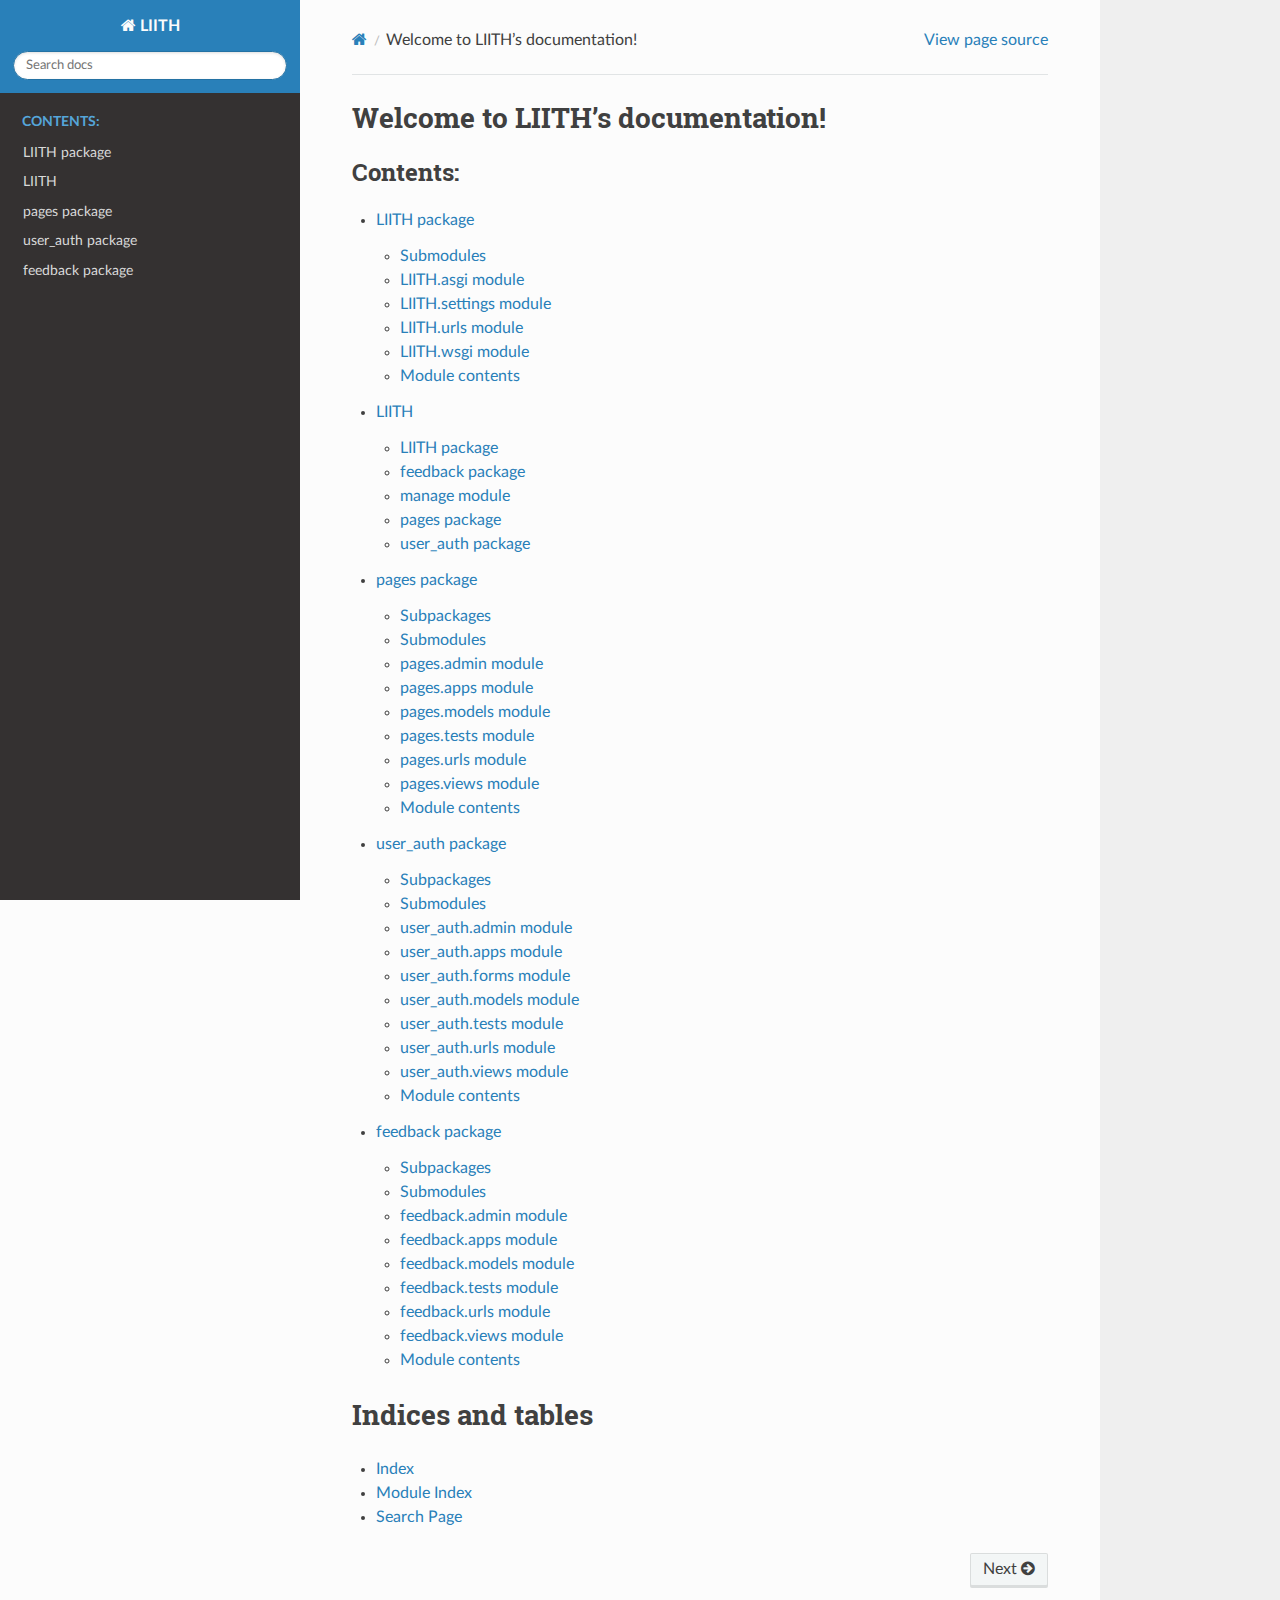
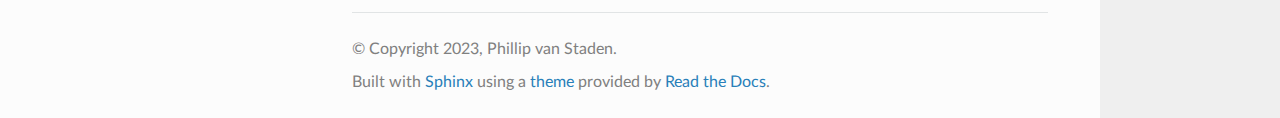
<file: docs/_build/html/index.html>
<!DOCTYPE html>
<html class="writer-html5" lang="en" >
<head>
  <meta charset="utf-8" /><meta name="generator" content="Docutils 0.18.1: http://docutils.sourceforge.net/" />

  <meta name="viewport" content="width=device-width, initial-scale=1.0" />
  <title>Welcome to LIITH’s documentation! &mdash; LIITH 00.00.01 documentation</title>
      <link rel="stylesheet" href="_static/pygments.css" type="text/css" />
      <link rel="stylesheet" href="_static/css/theme.css" type="text/css" />
  <!--[if lt IE 9]>
    <script src="_static/js/html5shiv.min.js"></script>
  <![endif]-->
  
        <script src="_static/jquery.js"></script>
        <script src="_static/_sphinx_javascript_frameworks_compat.js"></script>
        <script data-url_root="./" id="documentation_options" src="_static/documentation_options.js"></script>
        <script src="_static/doctools.js"></script>
        <script src="_static/sphinx_highlight.js"></script>
    <script src="_static/js/theme.js"></script>
    <link rel="index" title="Index" href="genindex.html" />
    <link rel="search" title="Search" href="search.html" />
    <link rel="next" title="LIITH package" href="LIITH.html" /> 
</head>

<body class="wy-body-for-nav"> 
  <div class="wy-grid-for-nav">
    <nav data-toggle="wy-nav-shift" class="wy-nav-side">
      <div class="wy-side-scroll">
        <div class="wy-side-nav-search" >

          
          
          <a href="#" class="icon icon-home">
            LIITH
          </a>
<div role="search">
  <form id="rtd-search-form" class="wy-form" action="search.html" method="get">
    <input type="text" name="q" placeholder="Search docs" aria-label="Search docs" />
    <input type="hidden" name="check_keywords" value="yes" />
    <input type="hidden" name="area" value="default" />
  </form>
</div>
        </div><div class="wy-menu wy-menu-vertical" data-spy="affix" role="navigation" aria-label="Navigation menu">
              <p class="caption" role="heading"><span class="caption-text">Contents:</span></p>
<ul>
<li class="toctree-l1"><a class="reference internal" href="LIITH.html">LIITH package</a></li>
<li class="toctree-l1"><a class="reference internal" href="modules.html">LIITH</a></li>
<li class="toctree-l1"><a class="reference internal" href="pages.html">pages package</a></li>
<li class="toctree-l1"><a class="reference internal" href="user_auth.html">user_auth package</a></li>
<li class="toctree-l1"><a class="reference internal" href="feedback.html">feedback package</a></li>
</ul>

        </div>
      </div>
    </nav>

    <section data-toggle="wy-nav-shift" class="wy-nav-content-wrap"><nav class="wy-nav-top" aria-label="Mobile navigation menu" >
          <i data-toggle="wy-nav-top" class="fa fa-bars"></i>
          <a href="#">LIITH</a>
      </nav>

      <div class="wy-nav-content">
        <div class="rst-content">
          <div role="navigation" aria-label="Page navigation">
  <ul class="wy-breadcrumbs">
      <li><a href="#" class="icon icon-home" aria-label="Home"></a></li>
      <li class="breadcrumb-item active">Welcome to LIITH’s documentation!</li>
      <li class="wy-breadcrumbs-aside">
            <a href="_sources/index.rst.txt" rel="nofollow"> View page source</a>
      </li>
  </ul>
  <hr/>
</div>
          <div role="main" class="document" itemscope="itemscope" itemtype="http://schema.org/Article">
           <div itemprop="articleBody">
             
  <section id="welcome-to-liith-s-documentation">
<h1>Welcome to LIITH’s documentation!<a class="headerlink" href="#welcome-to-liith-s-documentation" title="Permalink to this heading"></a></h1>
<div class="toctree-wrapper compound">
<p class="caption" role="heading"><span class="caption-text">Contents:</span></p>
<ul>
<li class="toctree-l1"><a class="reference internal" href="LIITH.html">LIITH package</a><ul>
<li class="toctree-l2"><a class="reference internal" href="LIITH.html#submodules">Submodules</a></li>
<li class="toctree-l2"><a class="reference internal" href="LIITH.html#module-LIITH.asgi">LIITH.asgi module</a></li>
<li class="toctree-l2"><a class="reference internal" href="LIITH.html#module-LIITH.settings">LIITH.settings module</a></li>
<li class="toctree-l2"><a class="reference internal" href="LIITH.html#module-LIITH.urls">LIITH.urls module</a></li>
<li class="toctree-l2"><a class="reference internal" href="LIITH.html#module-LIITH.wsgi">LIITH.wsgi module</a></li>
<li class="toctree-l2"><a class="reference internal" href="LIITH.html#module-LIITH">Module contents</a></li>
</ul>
</li>
<li class="toctree-l1"><a class="reference internal" href="modules.html">LIITH</a><ul>
<li class="toctree-l2"><a class="reference internal" href="LIITH.html">LIITH package</a></li>
<li class="toctree-l2"><a class="reference internal" href="feedback.html">feedback package</a></li>
<li class="toctree-l2"><a class="reference internal" href="manage.html">manage module</a></li>
<li class="toctree-l2"><a class="reference internal" href="pages.html">pages package</a></li>
<li class="toctree-l2"><a class="reference internal" href="user_auth.html">user_auth package</a></li>
</ul>
</li>
<li class="toctree-l1"><a class="reference internal" href="pages.html">pages package</a><ul>
<li class="toctree-l2"><a class="reference internal" href="pages.html#subpackages">Subpackages</a></li>
<li class="toctree-l2"><a class="reference internal" href="pages.html#submodules">Submodules</a></li>
<li class="toctree-l2"><a class="reference internal" href="pages.html#module-pages.admin">pages.admin module</a></li>
<li class="toctree-l2"><a class="reference internal" href="pages.html#module-pages.apps">pages.apps module</a></li>
<li class="toctree-l2"><a class="reference internal" href="pages.html#module-pages.models">pages.models module</a></li>
<li class="toctree-l2"><a class="reference internal" href="pages.html#module-pages.tests">pages.tests module</a></li>
<li class="toctree-l2"><a class="reference internal" href="pages.html#module-pages.urls">pages.urls module</a></li>
<li class="toctree-l2"><a class="reference internal" href="pages.html#module-pages.views">pages.views module</a></li>
<li class="toctree-l2"><a class="reference internal" href="pages.html#module-pages">Module contents</a></li>
</ul>
</li>
<li class="toctree-l1"><a class="reference internal" href="user_auth.html">user_auth package</a><ul>
<li class="toctree-l2"><a class="reference internal" href="user_auth.html#subpackages">Subpackages</a></li>
<li class="toctree-l2"><a class="reference internal" href="user_auth.html#submodules">Submodules</a></li>
<li class="toctree-l2"><a class="reference internal" href="user_auth.html#module-user_auth.admin">user_auth.admin module</a></li>
<li class="toctree-l2"><a class="reference internal" href="user_auth.html#module-user_auth.apps">user_auth.apps module</a></li>
<li class="toctree-l2"><a class="reference internal" href="user_auth.html#module-user_auth.forms">user_auth.forms module</a></li>
<li class="toctree-l2"><a class="reference internal" href="user_auth.html#module-user_auth.models">user_auth.models module</a></li>
<li class="toctree-l2"><a class="reference internal" href="user_auth.html#module-user_auth.tests">user_auth.tests module</a></li>
<li class="toctree-l2"><a class="reference internal" href="user_auth.html#module-user_auth.urls">user_auth.urls module</a></li>
<li class="toctree-l2"><a class="reference internal" href="user_auth.html#module-user_auth.views">user_auth.views module</a></li>
<li class="toctree-l2"><a class="reference internal" href="user_auth.html#module-user_auth">Module contents</a></li>
</ul>
</li>
<li class="toctree-l1"><a class="reference internal" href="feedback.html">feedback package</a><ul>
<li class="toctree-l2"><a class="reference internal" href="feedback.html#subpackages">Subpackages</a></li>
<li class="toctree-l2"><a class="reference internal" href="feedback.html#submodules">Submodules</a></li>
<li class="toctree-l2"><a class="reference internal" href="feedback.html#module-feedback.admin">feedback.admin module</a></li>
<li class="toctree-l2"><a class="reference internal" href="feedback.html#module-feedback.apps">feedback.apps module</a></li>
<li class="toctree-l2"><a class="reference internal" href="feedback.html#module-feedback.models">feedback.models module</a></li>
<li class="toctree-l2"><a class="reference internal" href="feedback.html#module-feedback.tests">feedback.tests module</a></li>
<li class="toctree-l2"><a class="reference internal" href="feedback.html#module-feedback.urls">feedback.urls module</a></li>
<li class="toctree-l2"><a class="reference internal" href="feedback.html#module-feedback.views">feedback.views module</a></li>
<li class="toctree-l2"><a class="reference internal" href="feedback.html#module-feedback">Module contents</a></li>
</ul>
</li>
</ul>
</div>
</section>
<section id="indices-and-tables">
<h1>Indices and tables<a class="headerlink" href="#indices-and-tables" title="Permalink to this heading"></a></h1>
<ul class="simple">
<li><p><a class="reference internal" href="genindex.html"><span class="std std-ref">Index</span></a></p></li>
<li><p><a class="reference internal" href="py-modindex.html"><span class="std std-ref">Module Index</span></a></p></li>
<li><p><a class="reference internal" href="search.html"><span class="std std-ref">Search Page</span></a></p></li>
</ul>
</section>


           </div>
          </div>
          <footer><div class="rst-footer-buttons" role="navigation" aria-label="Footer">
        <a href="LIITH.html" class="btn btn-neutral float-right" title="LIITH package" accesskey="n" rel="next">Next <span class="fa fa-arrow-circle-right" aria-hidden="true"></span></a>
    </div>

  <hr/>

  <div role="contentinfo">
    <p>&#169; Copyright 2023, Phillip van Staden.</p>
  </div>

  Built with <a href="https://www.sphinx-doc.org/">Sphinx</a> using a
    <a href="https://github.com/readthedocs/sphinx_rtd_theme">theme</a>
    provided by <a href="https://readthedocs.org">Read the Docs</a>.
   

</footer>
        </div>
      </div>
    </section>
  </div>
  <script>
      jQuery(function () {
          SphinxRtdTheme.Navigation.enable(true);
      });
  </script> 

</body>
</html>
</file>
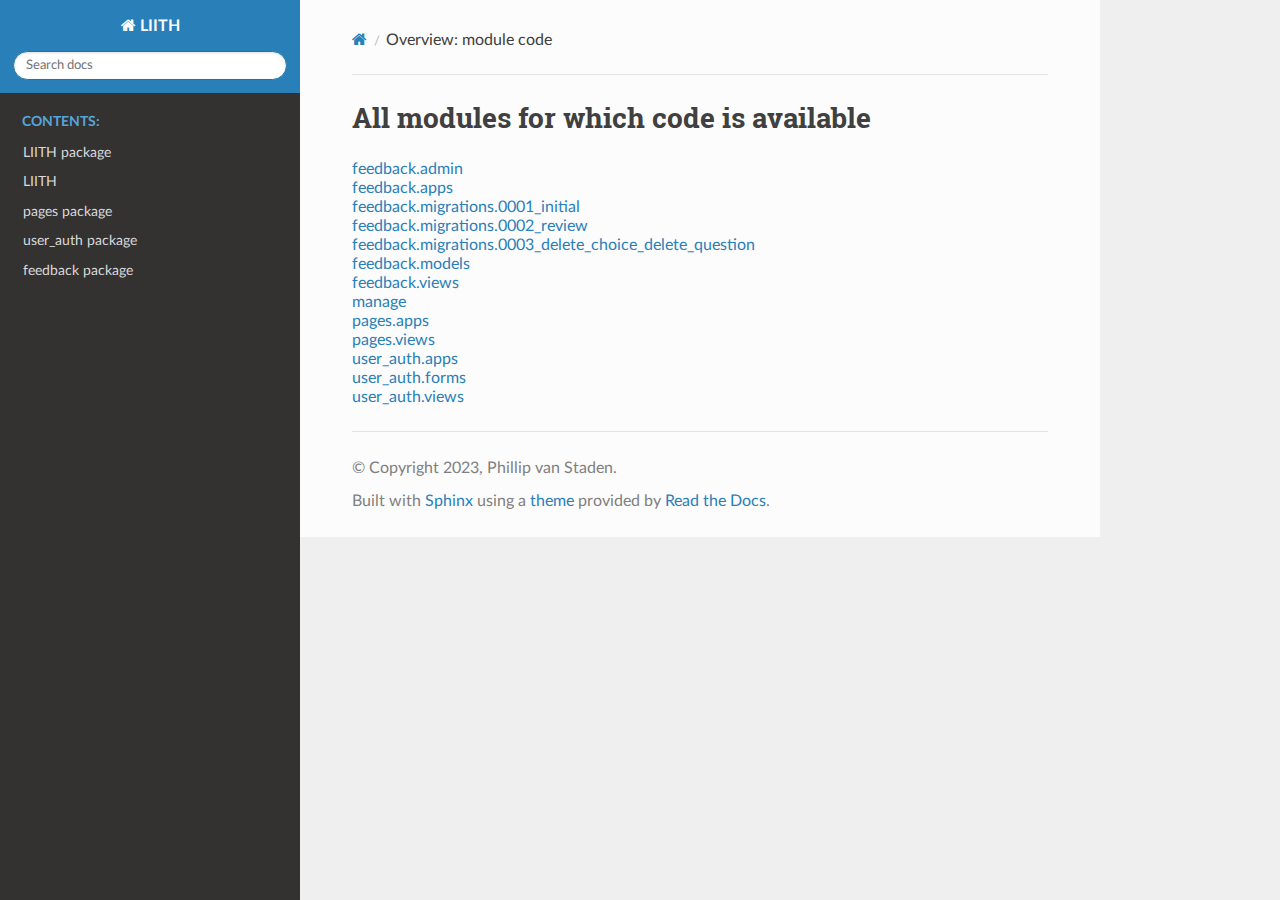
<file: docs/_build/html/_modules/index.html>
<!DOCTYPE html>
<html class="writer-html5" lang="en" >
<head>
  <meta charset="utf-8" />
  <meta name="viewport" content="width=device-width, initial-scale=1.0" />
  <title>Overview: module code &mdash; LIITH 00.00.01 documentation</title>
      <link rel="stylesheet" href="../_static/pygments.css" type="text/css" />
      <link rel="stylesheet" href="../_static/css/theme.css" type="text/css" />
  <!--[if lt IE 9]>
    <script src="../_static/js/html5shiv.min.js"></script>
  <![endif]-->
  
        <script src="../_static/jquery.js"></script>
        <script src="../_static/_sphinx_javascript_frameworks_compat.js"></script>
        <script data-url_root="../" id="documentation_options" src="../_static/documentation_options.js"></script>
        <script src="../_static/doctools.js"></script>
        <script src="../_static/sphinx_highlight.js"></script>
    <script src="../_static/js/theme.js"></script>
    <link rel="index" title="Index" href="../genindex.html" />
    <link rel="search" title="Search" href="../search.html" /> 
</head>

<body class="wy-body-for-nav"> 
  <div class="wy-grid-for-nav">
    <nav data-toggle="wy-nav-shift" class="wy-nav-side">
      <div class="wy-side-scroll">
        <div class="wy-side-nav-search" >

          
          
          <a href="../index.html" class="icon icon-home">
            LIITH
          </a>
<div role="search">
  <form id="rtd-search-form" class="wy-form" action="../search.html" method="get">
    <input type="text" name="q" placeholder="Search docs" aria-label="Search docs" />
    <input type="hidden" name="check_keywords" value="yes" />
    <input type="hidden" name="area" value="default" />
  </form>
</div>
        </div><div class="wy-menu wy-menu-vertical" data-spy="affix" role="navigation" aria-label="Navigation menu">
              <p class="caption" role="heading"><span class="caption-text">Contents:</span></p>
<ul>
<li class="toctree-l1"><a class="reference internal" href="../LIITH.html">LIITH package</a></li>
<li class="toctree-l1"><a class="reference internal" href="../modules.html">LIITH</a></li>
<li class="toctree-l1"><a class="reference internal" href="../pages.html">pages package</a></li>
<li class="toctree-l1"><a class="reference internal" href="../user_auth.html">user_auth package</a></li>
<li class="toctree-l1"><a class="reference internal" href="../feedback.html">feedback package</a></li>
</ul>

        </div>
      </div>
    </nav>

    <section data-toggle="wy-nav-shift" class="wy-nav-content-wrap"><nav class="wy-nav-top" aria-label="Mobile navigation menu" >
          <i data-toggle="wy-nav-top" class="fa fa-bars"></i>
          <a href="../index.html">LIITH</a>
      </nav>

      <div class="wy-nav-content">
        <div class="rst-content">
          <div role="navigation" aria-label="Page navigation">
  <ul class="wy-breadcrumbs">
      <li><a href="../index.html" class="icon icon-home" aria-label="Home"></a></li>
      <li class="breadcrumb-item active">Overview: module code</li>
      <li class="wy-breadcrumbs-aside">
      </li>
  </ul>
  <hr/>
</div>
          <div role="main" class="document" itemscope="itemscope" itemtype="http://schema.org/Article">
           <div itemprop="articleBody">
             
  <h1>All modules for which code is available</h1>
<ul><li><a href="feedback/admin.html">feedback.admin</a></li>
<li><a href="feedback/apps.html">feedback.apps</a></li>
<li><a href="feedback/migrations/0001_initial.html">feedback.migrations.0001_initial</a></li>
<li><a href="feedback/migrations/0002_review.html">feedback.migrations.0002_review</a></li>
<li><a href="feedback/migrations/0003_delete_choice_delete_question.html">feedback.migrations.0003_delete_choice_delete_question</a></li>
<li><a href="feedback/models.html">feedback.models</a></li>
<li><a href="feedback/views.html">feedback.views</a></li>
<li><a href="manage.html">manage</a></li>
<li><a href="pages/apps.html">pages.apps</a></li>
<li><a href="pages/views.html">pages.views</a></li>
<li><a href="user_auth/apps.html">user_auth.apps</a></li>
<li><a href="user_auth/forms.html">user_auth.forms</a></li>
<li><a href="user_auth/views.html">user_auth.views</a></li>
</ul>

           </div>
          </div>
          <footer>

  <hr/>

  <div role="contentinfo">
    <p>&#169; Copyright 2023, Phillip van Staden.</p>
  </div>

  Built with <a href="https://www.sphinx-doc.org/">Sphinx</a> using a
    <a href="https://github.com/readthedocs/sphinx_rtd_theme">theme</a>
    provided by <a href="https://readthedocs.org">Read the Docs</a>.
   

</footer>
        </div>
      </div>
    </section>
  </div>
  <script>
      jQuery(function () {
          SphinxRtdTheme.Navigation.enable(true);
      });
  </script> 

</body>
</html>
</file>
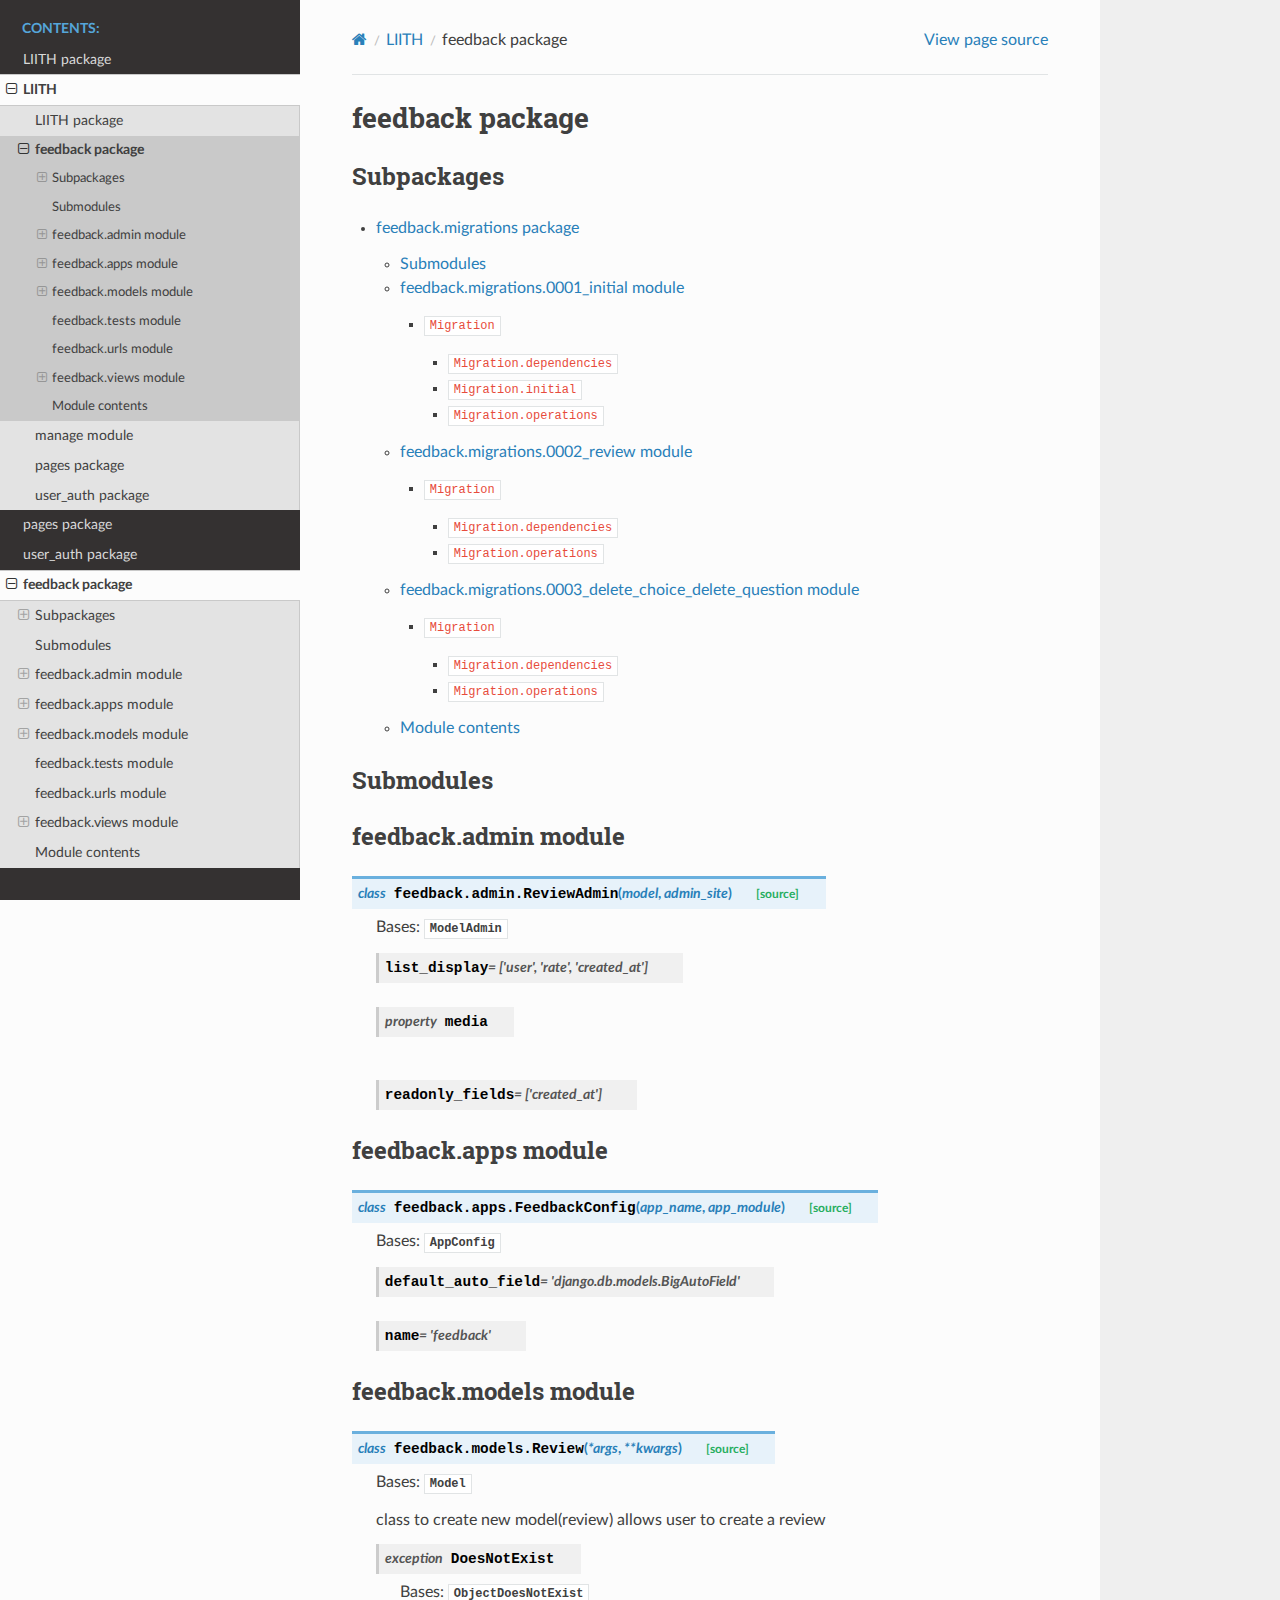
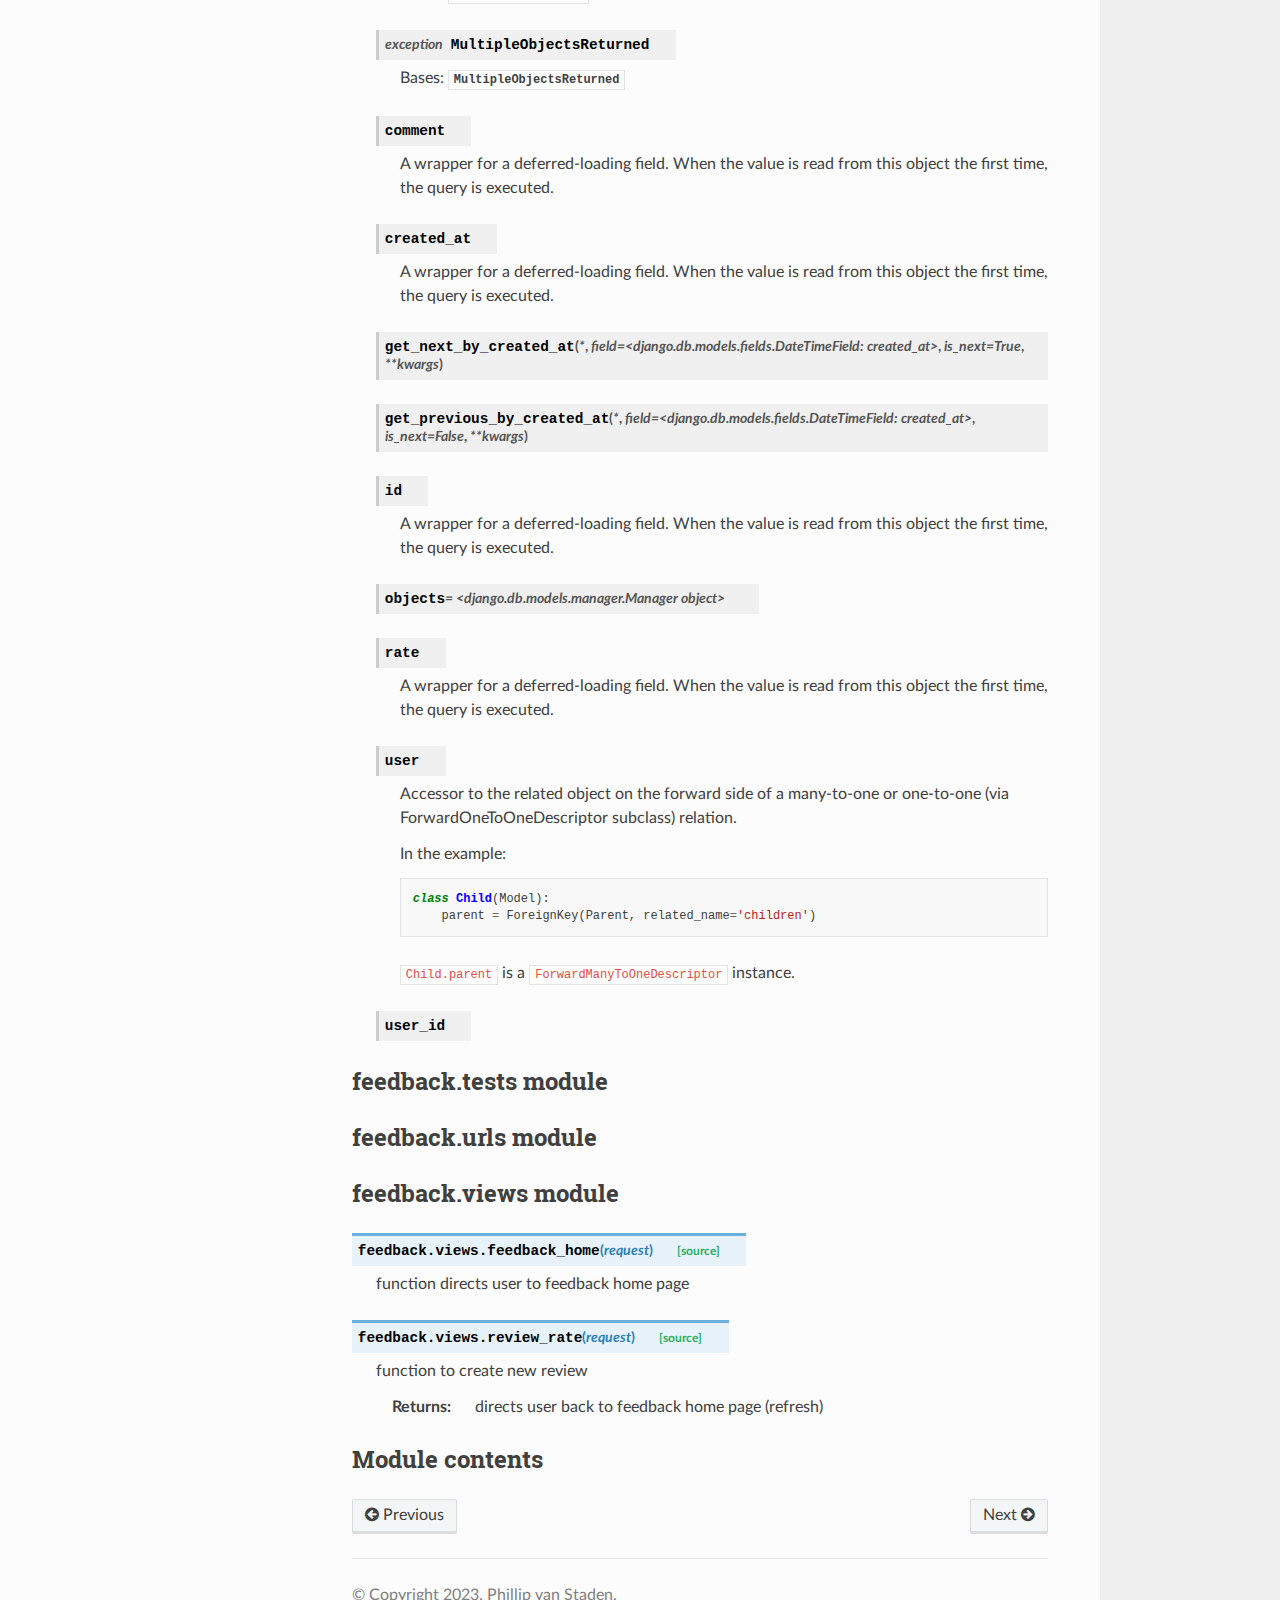
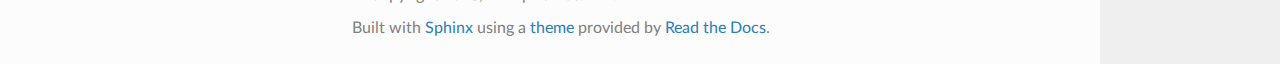
<file: docs/_build/html/feedback.html>
<!DOCTYPE html>
<html class="writer-html5" lang="en" >
<head>
  <meta charset="utf-8" /><meta name="generator" content="Docutils 0.18.1: http://docutils.sourceforge.net/" />

  <meta name="viewport" content="width=device-width, initial-scale=1.0" />
  <title>feedback package &mdash; LIITH 00.00.01 documentation</title>
      <link rel="stylesheet" href="_static/pygments.css" type="text/css" />
      <link rel="stylesheet" href="_static/css/theme.css" type="text/css" />
  <!--[if lt IE 9]>
    <script src="_static/js/html5shiv.min.js"></script>
  <![endif]-->
  
        <script src="_static/jquery.js"></script>
        <script src="_static/_sphinx_javascript_frameworks_compat.js"></script>
        <script data-url_root="./" id="documentation_options" src="_static/documentation_options.js"></script>
        <script src="_static/doctools.js"></script>
        <script src="_static/sphinx_highlight.js"></script>
    <script src="_static/js/theme.js"></script>
    <link rel="index" title="Index" href="genindex.html" />
    <link rel="search" title="Search" href="search.html" />
    <link rel="next" title="feedback.migrations package" href="feedback.migrations.html" />
    <link rel="prev" title="LIITH" href="modules.html" /> 
</head>

<body class="wy-body-for-nav"> 
  <div class="wy-grid-for-nav">
    <nav data-toggle="wy-nav-shift" class="wy-nav-side">
      <div class="wy-side-scroll">
        <div class="wy-side-nav-search" >

          
          
          <a href="index.html" class="icon icon-home">
            LIITH
          </a>
<div role="search">
  <form id="rtd-search-form" class="wy-form" action="search.html" method="get">
    <input type="text" name="q" placeholder="Search docs" aria-label="Search docs" />
    <input type="hidden" name="check_keywords" value="yes" />
    <input type="hidden" name="area" value="default" />
  </form>
</div>
        </div><div class="wy-menu wy-menu-vertical" data-spy="affix" role="navigation" aria-label="Navigation menu">
              <p class="caption" role="heading"><span class="caption-text">Contents:</span></p>
<ul class="current">
<li class="toctree-l1"><a class="reference internal" href="LIITH.html">LIITH package</a></li>
<li class="toctree-l1 current"><a class="reference internal" href="modules.html">LIITH</a><ul class="current">
<li class="toctree-l2"><a class="reference internal" href="LIITH.html">LIITH package</a></li>
<li class="toctree-l2 current"><a class="current reference internal" href="#">feedback package</a><ul>
<li class="toctree-l3"><a class="reference internal" href="#subpackages">Subpackages</a><ul>
<li class="toctree-l4"><a class="reference internal" href="feedback.migrations.html">feedback.migrations package</a></li>
</ul>
</li>
<li class="toctree-l3"><a class="reference internal" href="#submodules">Submodules</a></li>
<li class="toctree-l3"><a class="reference internal" href="#module-feedback.admin">feedback.admin module</a><ul>
<li class="toctree-l4"><a class="reference internal" href="#feedback.admin.ReviewAdmin"><code class="docutils literal notranslate"><span class="pre">ReviewAdmin</span></code></a></li>
</ul>
</li>
<li class="toctree-l3"><a class="reference internal" href="#module-feedback.apps">feedback.apps module</a><ul>
<li class="toctree-l4"><a class="reference internal" href="#feedback.apps.FeedbackConfig"><code class="docutils literal notranslate"><span class="pre">FeedbackConfig</span></code></a></li>
</ul>
</li>
<li class="toctree-l3"><a class="reference internal" href="#module-feedback.models">feedback.models module</a><ul>
<li class="toctree-l4"><a class="reference internal" href="#feedback.models.Review"><code class="docutils literal notranslate"><span class="pre">Review</span></code></a></li>
</ul>
</li>
<li class="toctree-l3"><a class="reference internal" href="#module-feedback.tests">feedback.tests module</a></li>
<li class="toctree-l3"><a class="reference internal" href="#module-feedback.urls">feedback.urls module</a></li>
<li class="toctree-l3"><a class="reference internal" href="#module-feedback.views">feedback.views module</a><ul>
<li class="toctree-l4"><a class="reference internal" href="#feedback.views.feedback_home"><code class="docutils literal notranslate"><span class="pre">feedback_home()</span></code></a></li>
<li class="toctree-l4"><a class="reference internal" href="#feedback.views.review_rate"><code class="docutils literal notranslate"><span class="pre">review_rate()</span></code></a></li>
</ul>
</li>
<li class="toctree-l3"><a class="reference internal" href="#module-feedback">Module contents</a></li>
</ul>
</li>
<li class="toctree-l2"><a class="reference internal" href="manage.html">manage module</a></li>
<li class="toctree-l2"><a class="reference internal" href="pages.html">pages package</a></li>
<li class="toctree-l2"><a class="reference internal" href="user_auth.html">user_auth package</a></li>
</ul>
</li>
<li class="toctree-l1"><a class="reference internal" href="pages.html">pages package</a></li>
<li class="toctree-l1"><a class="reference internal" href="user_auth.html">user_auth package</a></li>
<li class="toctree-l1 current"><a class="current reference internal" href="#">feedback package</a><ul>
<li class="toctree-l2"><a class="reference internal" href="#subpackages">Subpackages</a><ul>
<li class="toctree-l3"><a class="reference internal" href="feedback.migrations.html">feedback.migrations package</a></li>
</ul>
</li>
<li class="toctree-l2"><a class="reference internal" href="#submodules">Submodules</a></li>
<li class="toctree-l2"><a class="reference internal" href="#module-feedback.admin">feedback.admin module</a><ul>
<li class="toctree-l3"><a class="reference internal" href="#feedback.admin.ReviewAdmin"><code class="docutils literal notranslate"><span class="pre">ReviewAdmin</span></code></a><ul>
<li class="toctree-l4"><a class="reference internal" href="#feedback.admin.ReviewAdmin.list_display"><code class="docutils literal notranslate"><span class="pre">ReviewAdmin.list_display</span></code></a></li>
<li class="toctree-l4"><a class="reference internal" href="#feedback.admin.ReviewAdmin.media"><code class="docutils literal notranslate"><span class="pre">ReviewAdmin.media</span></code></a></li>
<li class="toctree-l4"><a class="reference internal" href="#feedback.admin.ReviewAdmin.readonly_fields"><code class="docutils literal notranslate"><span class="pre">ReviewAdmin.readonly_fields</span></code></a></li>
</ul>
</li>
</ul>
</li>
<li class="toctree-l2"><a class="reference internal" href="#module-feedback.apps">feedback.apps module</a><ul>
<li class="toctree-l3"><a class="reference internal" href="#feedback.apps.FeedbackConfig"><code class="docutils literal notranslate"><span class="pre">FeedbackConfig</span></code></a><ul>
<li class="toctree-l4"><a class="reference internal" href="#feedback.apps.FeedbackConfig.default_auto_field"><code class="docutils literal notranslate"><span class="pre">FeedbackConfig.default_auto_field</span></code></a></li>
<li class="toctree-l4"><a class="reference internal" href="#feedback.apps.FeedbackConfig.name"><code class="docutils literal notranslate"><span class="pre">FeedbackConfig.name</span></code></a></li>
</ul>
</li>
</ul>
</li>
<li class="toctree-l2"><a class="reference internal" href="#module-feedback.models">feedback.models module</a><ul>
<li class="toctree-l3"><a class="reference internal" href="#feedback.models.Review"><code class="docutils literal notranslate"><span class="pre">Review</span></code></a><ul>
<li class="toctree-l4"><a class="reference internal" href="#feedback.models.Review.DoesNotExist"><code class="docutils literal notranslate"><span class="pre">Review.DoesNotExist</span></code></a></li>
<li class="toctree-l4"><a class="reference internal" href="#feedback.models.Review.MultipleObjectsReturned"><code class="docutils literal notranslate"><span class="pre">Review.MultipleObjectsReturned</span></code></a></li>
<li class="toctree-l4"><a class="reference internal" href="#feedback.models.Review.comment"><code class="docutils literal notranslate"><span class="pre">Review.comment</span></code></a></li>
<li class="toctree-l4"><a class="reference internal" href="#feedback.models.Review.created_at"><code class="docutils literal notranslate"><span class="pre">Review.created_at</span></code></a></li>
<li class="toctree-l4"><a class="reference internal" href="#feedback.models.Review.get_next_by_created_at"><code class="docutils literal notranslate"><span class="pre">Review.get_next_by_created_at()</span></code></a></li>
<li class="toctree-l4"><a class="reference internal" href="#feedback.models.Review.get_previous_by_created_at"><code class="docutils literal notranslate"><span class="pre">Review.get_previous_by_created_at()</span></code></a></li>
<li class="toctree-l4"><a class="reference internal" href="#feedback.models.Review.id"><code class="docutils literal notranslate"><span class="pre">Review.id</span></code></a></li>
<li class="toctree-l4"><a class="reference internal" href="#feedback.models.Review.objects"><code class="docutils literal notranslate"><span class="pre">Review.objects</span></code></a></li>
<li class="toctree-l4"><a class="reference internal" href="#feedback.models.Review.rate"><code class="docutils literal notranslate"><span class="pre">Review.rate</span></code></a></li>
<li class="toctree-l4"><a class="reference internal" href="#feedback.models.Review.user"><code class="docutils literal notranslate"><span class="pre">Review.user</span></code></a></li>
<li class="toctree-l4"><a class="reference internal" href="#feedback.models.Review.user_id"><code class="docutils literal notranslate"><span class="pre">Review.user_id</span></code></a></li>
</ul>
</li>
</ul>
</li>
<li class="toctree-l2"><a class="reference internal" href="#module-feedback.tests">feedback.tests module</a></li>
<li class="toctree-l2"><a class="reference internal" href="#module-feedback.urls">feedback.urls module</a></li>
<li class="toctree-l2"><a class="reference internal" href="#module-feedback.views">feedback.views module</a><ul>
<li class="toctree-l3"><a class="reference internal" href="#feedback.views.feedback_home"><code class="docutils literal notranslate"><span class="pre">feedback_home()</span></code></a></li>
<li class="toctree-l3"><a class="reference internal" href="#feedback.views.review_rate"><code class="docutils literal notranslate"><span class="pre">review_rate()</span></code></a></li>
</ul>
</li>
<li class="toctree-l2"><a class="reference internal" href="#module-feedback">Module contents</a></li>
</ul>
</li>
</ul>

        </div>
      </div>
    </nav>

    <section data-toggle="wy-nav-shift" class="wy-nav-content-wrap"><nav class="wy-nav-top" aria-label="Mobile navigation menu" >
          <i data-toggle="wy-nav-top" class="fa fa-bars"></i>
          <a href="index.html">LIITH</a>
      </nav>

      <div class="wy-nav-content">
        <div class="rst-content">
          <div role="navigation" aria-label="Page navigation">
  <ul class="wy-breadcrumbs">
      <li><a href="index.html" class="icon icon-home" aria-label="Home"></a></li>
          <li class="breadcrumb-item"><a href="modules.html">LIITH</a></li>
      <li class="breadcrumb-item active">feedback package</li>
      <li class="wy-breadcrumbs-aside">
            <a href="_sources/feedback.rst.txt" rel="nofollow"> View page source</a>
      </li>
  </ul>
  <hr/>
</div>
          <div role="main" class="document" itemscope="itemscope" itemtype="http://schema.org/Article">
           <div itemprop="articleBody">
             
  <section id="feedback-package">
<h1>feedback package<a class="headerlink" href="#feedback-package" title="Permalink to this heading"></a></h1>
<section id="subpackages">
<h2>Subpackages<a class="headerlink" href="#subpackages" title="Permalink to this heading"></a></h2>
<div class="toctree-wrapper compound">
<ul>
<li class="toctree-l1"><a class="reference internal" href="feedback.migrations.html">feedback.migrations package</a><ul>
<li class="toctree-l2"><a class="reference internal" href="feedback.migrations.html#submodules">Submodules</a></li>
<li class="toctree-l2"><a class="reference internal" href="feedback.migrations.html#module-feedback.migrations.0001_initial">feedback.migrations.0001_initial module</a><ul>
<li class="toctree-l3"><a class="reference internal" href="feedback.migrations.html#feedback.migrations.0001_initial.Migration"><code class="docutils literal notranslate"><span class="pre">Migration</span></code></a><ul>
<li class="toctree-l4"><a class="reference internal" href="feedback.migrations.html#feedback.migrations.0001_initial.Migration.dependencies"><code class="docutils literal notranslate"><span class="pre">Migration.dependencies</span></code></a></li>
<li class="toctree-l4"><a class="reference internal" href="feedback.migrations.html#feedback.migrations.0001_initial.Migration.initial"><code class="docutils literal notranslate"><span class="pre">Migration.initial</span></code></a></li>
<li class="toctree-l4"><a class="reference internal" href="feedback.migrations.html#feedback.migrations.0001_initial.Migration.operations"><code class="docutils literal notranslate"><span class="pre">Migration.operations</span></code></a></li>
</ul>
</li>
</ul>
</li>
<li class="toctree-l2"><a class="reference internal" href="feedback.migrations.html#module-feedback.migrations.0002_review">feedback.migrations.0002_review module</a><ul>
<li class="toctree-l3"><a class="reference internal" href="feedback.migrations.html#feedback.migrations.0002_review.Migration"><code class="docutils literal notranslate"><span class="pre">Migration</span></code></a><ul>
<li class="toctree-l4"><a class="reference internal" href="feedback.migrations.html#feedback.migrations.0002_review.Migration.dependencies"><code class="docutils literal notranslate"><span class="pre">Migration.dependencies</span></code></a></li>
<li class="toctree-l4"><a class="reference internal" href="feedback.migrations.html#feedback.migrations.0002_review.Migration.operations"><code class="docutils literal notranslate"><span class="pre">Migration.operations</span></code></a></li>
</ul>
</li>
</ul>
</li>
<li class="toctree-l2"><a class="reference internal" href="feedback.migrations.html#module-feedback.migrations.0003_delete_choice_delete_question">feedback.migrations.0003_delete_choice_delete_question module</a><ul>
<li class="toctree-l3"><a class="reference internal" href="feedback.migrations.html#feedback.migrations.0003_delete_choice_delete_question.Migration"><code class="docutils literal notranslate"><span class="pre">Migration</span></code></a><ul>
<li class="toctree-l4"><a class="reference internal" href="feedback.migrations.html#feedback.migrations.0003_delete_choice_delete_question.Migration.dependencies"><code class="docutils literal notranslate"><span class="pre">Migration.dependencies</span></code></a></li>
<li class="toctree-l4"><a class="reference internal" href="feedback.migrations.html#feedback.migrations.0003_delete_choice_delete_question.Migration.operations"><code class="docutils literal notranslate"><span class="pre">Migration.operations</span></code></a></li>
</ul>
</li>
</ul>
</li>
<li class="toctree-l2"><a class="reference internal" href="feedback.migrations.html#module-feedback.migrations">Module contents</a></li>
</ul>
</li>
</ul>
</div>
</section>
<section id="submodules">
<h2>Submodules<a class="headerlink" href="#submodules" title="Permalink to this heading"></a></h2>
</section>
<section id="module-feedback.admin">
<span id="feedback-admin-module"></span><h2>feedback.admin module<a class="headerlink" href="#module-feedback.admin" title="Permalink to this heading"></a></h2>
<dl class="py class">
<dt class="sig sig-object py" id="feedback.admin.ReviewAdmin">
<em class="property"><span class="pre">class</span><span class="w"> </span></em><span class="sig-prename descclassname"><span class="pre">feedback.admin.</span></span><span class="sig-name descname"><span class="pre">ReviewAdmin</span></span><span class="sig-paren">(</span><em class="sig-param"><span class="n"><span class="pre">model</span></span></em>, <em class="sig-param"><span class="n"><span class="pre">admin_site</span></span></em><span class="sig-paren">)</span><a class="reference internal" href="_modules/feedback/admin.html#ReviewAdmin"><span class="viewcode-link"><span class="pre">[source]</span></span></a><a class="headerlink" href="#feedback.admin.ReviewAdmin" title="Permalink to this definition"></a></dt>
<dd><p>Bases: <code class="xref py py-class docutils literal notranslate"><span class="pre">ModelAdmin</span></code></p>
<dl class="py attribute">
<dt class="sig sig-object py" id="feedback.admin.ReviewAdmin.list_display">
<span class="sig-name descname"><span class="pre">list_display</span></span><em class="property"><span class="w"> </span><span class="p"><span class="pre">=</span></span><span class="w"> </span><span class="pre">['user',</span> <span class="pre">'rate',</span> <span class="pre">'created_at']</span></em><a class="headerlink" href="#feedback.admin.ReviewAdmin.list_display" title="Permalink to this definition"></a></dt>
<dd></dd></dl>

<dl class="py property">
<dt class="sig sig-object py" id="feedback.admin.ReviewAdmin.media">
<em class="property"><span class="pre">property</span><span class="w"> </span></em><span class="sig-name descname"><span class="pre">media</span></span><a class="headerlink" href="#feedback.admin.ReviewAdmin.media" title="Permalink to this definition"></a></dt>
<dd></dd></dl>

<dl class="py attribute">
<dt class="sig sig-object py" id="feedback.admin.ReviewAdmin.readonly_fields">
<span class="sig-name descname"><span class="pre">readonly_fields</span></span><em class="property"><span class="w"> </span><span class="p"><span class="pre">=</span></span><span class="w"> </span><span class="pre">['created_at']</span></em><a class="headerlink" href="#feedback.admin.ReviewAdmin.readonly_fields" title="Permalink to this definition"></a></dt>
<dd></dd></dl>

</dd></dl>

</section>
<section id="module-feedback.apps">
<span id="feedback-apps-module"></span><h2>feedback.apps module<a class="headerlink" href="#module-feedback.apps" title="Permalink to this heading"></a></h2>
<dl class="py class">
<dt class="sig sig-object py" id="feedback.apps.FeedbackConfig">
<em class="property"><span class="pre">class</span><span class="w"> </span></em><span class="sig-prename descclassname"><span class="pre">feedback.apps.</span></span><span class="sig-name descname"><span class="pre">FeedbackConfig</span></span><span class="sig-paren">(</span><em class="sig-param"><span class="n"><span class="pre">app_name</span></span></em>, <em class="sig-param"><span class="n"><span class="pre">app_module</span></span></em><span class="sig-paren">)</span><a class="reference internal" href="_modules/feedback/apps.html#FeedbackConfig"><span class="viewcode-link"><span class="pre">[source]</span></span></a><a class="headerlink" href="#feedback.apps.FeedbackConfig" title="Permalink to this definition"></a></dt>
<dd><p>Bases: <code class="xref py py-class docutils literal notranslate"><span class="pre">AppConfig</span></code></p>
<dl class="py attribute">
<dt class="sig sig-object py" id="feedback.apps.FeedbackConfig.default_auto_field">
<span class="sig-name descname"><span class="pre">default_auto_field</span></span><em class="property"><span class="w"> </span><span class="p"><span class="pre">=</span></span><span class="w"> </span><span class="pre">'django.db.models.BigAutoField'</span></em><a class="headerlink" href="#feedback.apps.FeedbackConfig.default_auto_field" title="Permalink to this definition"></a></dt>
<dd></dd></dl>

<dl class="py attribute">
<dt class="sig sig-object py" id="feedback.apps.FeedbackConfig.name">
<span class="sig-name descname"><span class="pre">name</span></span><em class="property"><span class="w"> </span><span class="p"><span class="pre">=</span></span><span class="w"> </span><span class="pre">'feedback'</span></em><a class="headerlink" href="#feedback.apps.FeedbackConfig.name" title="Permalink to this definition"></a></dt>
<dd></dd></dl>

</dd></dl>

</section>
<section id="module-feedback.models">
<span id="feedback-models-module"></span><h2>feedback.models module<a class="headerlink" href="#module-feedback.models" title="Permalink to this heading"></a></h2>
<dl class="py class">
<dt class="sig sig-object py" id="feedback.models.Review">
<em class="property"><span class="pre">class</span><span class="w"> </span></em><span class="sig-prename descclassname"><span class="pre">feedback.models.</span></span><span class="sig-name descname"><span class="pre">Review</span></span><span class="sig-paren">(</span><em class="sig-param"><span class="o"><span class="pre">*</span></span><span class="n"><span class="pre">args</span></span></em>, <em class="sig-param"><span class="o"><span class="pre">**</span></span><span class="n"><span class="pre">kwargs</span></span></em><span class="sig-paren">)</span><a class="reference internal" href="_modules/feedback/models.html#Review"><span class="viewcode-link"><span class="pre">[source]</span></span></a><a class="headerlink" href="#feedback.models.Review" title="Permalink to this definition"></a></dt>
<dd><p>Bases: <code class="xref py py-class docutils literal notranslate"><span class="pre">Model</span></code></p>
<p>class to create new model(review)
allows user to create a review</p>
<dl class="py exception">
<dt class="sig sig-object py" id="feedback.models.Review.DoesNotExist">
<em class="property"><span class="pre">exception</span><span class="w"> </span></em><span class="sig-name descname"><span class="pre">DoesNotExist</span></span><a class="headerlink" href="#feedback.models.Review.DoesNotExist" title="Permalink to this definition"></a></dt>
<dd><p>Bases: <code class="xref py py-class docutils literal notranslate"><span class="pre">ObjectDoesNotExist</span></code></p>
</dd></dl>

<dl class="py exception">
<dt class="sig sig-object py" id="feedback.models.Review.MultipleObjectsReturned">
<em class="property"><span class="pre">exception</span><span class="w"> </span></em><span class="sig-name descname"><span class="pre">MultipleObjectsReturned</span></span><a class="headerlink" href="#feedback.models.Review.MultipleObjectsReturned" title="Permalink to this definition"></a></dt>
<dd><p>Bases: <code class="xref py py-class docutils literal notranslate"><span class="pre">MultipleObjectsReturned</span></code></p>
</dd></dl>

<dl class="py attribute">
<dt class="sig sig-object py" id="feedback.models.Review.comment">
<span class="sig-name descname"><span class="pre">comment</span></span><a class="headerlink" href="#feedback.models.Review.comment" title="Permalink to this definition"></a></dt>
<dd><p>A wrapper for a deferred-loading field. When the value is read from this
object the first time, the query is executed.</p>
</dd></dl>

<dl class="py attribute">
<dt class="sig sig-object py" id="feedback.models.Review.created_at">
<span class="sig-name descname"><span class="pre">created_at</span></span><a class="headerlink" href="#feedback.models.Review.created_at" title="Permalink to this definition"></a></dt>
<dd><p>A wrapper for a deferred-loading field. When the value is read from this
object the first time, the query is executed.</p>
</dd></dl>

<dl class="py method">
<dt class="sig sig-object py" id="feedback.models.Review.get_next_by_created_at">
<span class="sig-name descname"><span class="pre">get_next_by_created_at</span></span><span class="sig-paren">(</span><em class="sig-param"><span class="n"><span class="pre">*</span></span></em>, <em class="sig-param"><span class="n"><span class="pre">field=&lt;django.db.models.fields.DateTimeField:</span> <span class="pre">created_at&gt;</span></span></em>, <em class="sig-param"><span class="n"><span class="pre">is_next=True</span></span></em>, <em class="sig-param"><span class="n"><span class="pre">**kwargs</span></span></em><span class="sig-paren">)</span><a class="headerlink" href="#feedback.models.Review.get_next_by_created_at" title="Permalink to this definition"></a></dt>
<dd></dd></dl>

<dl class="py method">
<dt class="sig sig-object py" id="feedback.models.Review.get_previous_by_created_at">
<span class="sig-name descname"><span class="pre">get_previous_by_created_at</span></span><span class="sig-paren">(</span><em class="sig-param"><span class="n"><span class="pre">*</span></span></em>, <em class="sig-param"><span class="n"><span class="pre">field=&lt;django.db.models.fields.DateTimeField:</span> <span class="pre">created_at&gt;</span></span></em>, <em class="sig-param"><span class="n"><span class="pre">is_next=False</span></span></em>, <em class="sig-param"><span class="n"><span class="pre">**kwargs</span></span></em><span class="sig-paren">)</span><a class="headerlink" href="#feedback.models.Review.get_previous_by_created_at" title="Permalink to this definition"></a></dt>
<dd></dd></dl>

<dl class="py attribute">
<dt class="sig sig-object py" id="feedback.models.Review.id">
<span class="sig-name descname"><span class="pre">id</span></span><a class="headerlink" href="#feedback.models.Review.id" title="Permalink to this definition"></a></dt>
<dd><p>A wrapper for a deferred-loading field. When the value is read from this
object the first time, the query is executed.</p>
</dd></dl>

<dl class="py attribute">
<dt class="sig sig-object py" id="feedback.models.Review.objects">
<span class="sig-name descname"><span class="pre">objects</span></span><em class="property"><span class="w"> </span><span class="p"><span class="pre">=</span></span><span class="w"> </span><span class="pre">&lt;django.db.models.manager.Manager</span> <span class="pre">object&gt;</span></em><a class="headerlink" href="#feedback.models.Review.objects" title="Permalink to this definition"></a></dt>
<dd></dd></dl>

<dl class="py attribute">
<dt class="sig sig-object py" id="feedback.models.Review.rate">
<span class="sig-name descname"><span class="pre">rate</span></span><a class="headerlink" href="#feedback.models.Review.rate" title="Permalink to this definition"></a></dt>
<dd><p>A wrapper for a deferred-loading field. When the value is read from this
object the first time, the query is executed.</p>
</dd></dl>

<dl class="py attribute">
<dt class="sig sig-object py" id="feedback.models.Review.user">
<span class="sig-name descname"><span class="pre">user</span></span><a class="headerlink" href="#feedback.models.Review.user" title="Permalink to this definition"></a></dt>
<dd><p>Accessor to the related object on the forward side of a many-to-one or
one-to-one (via ForwardOneToOneDescriptor subclass) relation.</p>
<p>In the example:</p>
<div class="highlight-default notranslate"><div class="highlight"><pre><span></span><span class="k">class</span> <span class="nc">Child</span><span class="p">(</span><span class="n">Model</span><span class="p">):</span>
    <span class="n">parent</span> <span class="o">=</span> <span class="n">ForeignKey</span><span class="p">(</span><span class="n">Parent</span><span class="p">,</span> <span class="n">related_name</span><span class="o">=</span><span class="s1">&#39;children&#39;</span><span class="p">)</span>
</pre></div>
</div>
<p><code class="docutils literal notranslate"><span class="pre">Child.parent</span></code> is a <code class="docutils literal notranslate"><span class="pre">ForwardManyToOneDescriptor</span></code> instance.</p>
</dd></dl>

<dl class="py attribute">
<dt class="sig sig-object py" id="feedback.models.Review.user_id">
<span class="sig-name descname"><span class="pre">user_id</span></span><a class="headerlink" href="#feedback.models.Review.user_id" title="Permalink to this definition"></a></dt>
<dd></dd></dl>

</dd></dl>

</section>
<section id="module-feedback.tests">
<span id="feedback-tests-module"></span><h2>feedback.tests module<a class="headerlink" href="#module-feedback.tests" title="Permalink to this heading"></a></h2>
</section>
<section id="module-feedback.urls">
<span id="feedback-urls-module"></span><h2>feedback.urls module<a class="headerlink" href="#module-feedback.urls" title="Permalink to this heading"></a></h2>
</section>
<section id="module-feedback.views">
<span id="feedback-views-module"></span><h2>feedback.views module<a class="headerlink" href="#module-feedback.views" title="Permalink to this heading"></a></h2>
<dl class="py function">
<dt class="sig sig-object py" id="feedback.views.feedback_home">
<span class="sig-prename descclassname"><span class="pre">feedback.views.</span></span><span class="sig-name descname"><span class="pre">feedback_home</span></span><span class="sig-paren">(</span><em class="sig-param"><span class="n"><span class="pre">request</span></span></em><span class="sig-paren">)</span><a class="reference internal" href="_modules/feedback/views.html#feedback_home"><span class="viewcode-link"><span class="pre">[source]</span></span></a><a class="headerlink" href="#feedback.views.feedback_home" title="Permalink to this definition"></a></dt>
<dd><p>function directs user to feedback home page</p>
</dd></dl>

<dl class="py function">
<dt class="sig sig-object py" id="feedback.views.review_rate">
<span class="sig-prename descclassname"><span class="pre">feedback.views.</span></span><span class="sig-name descname"><span class="pre">review_rate</span></span><span class="sig-paren">(</span><em class="sig-param"><span class="n"><span class="pre">request</span></span></em><span class="sig-paren">)</span><a class="reference internal" href="_modules/feedback/views.html#review_rate"><span class="viewcode-link"><span class="pre">[source]</span></span></a><a class="headerlink" href="#feedback.views.review_rate" title="Permalink to this definition"></a></dt>
<dd><p>function to create new review</p>
<dl class="field-list simple">
<dt class="field-odd">Returns<span class="colon">:</span></dt>
<dd class="field-odd"><p>directs user back to feedback home page (refresh)</p>
</dd>
</dl>
</dd></dl>

</section>
<section id="module-feedback">
<span id="module-contents"></span><h2>Module contents<a class="headerlink" href="#module-feedback" title="Permalink to this heading"></a></h2>
</section>
</section>


           </div>
          </div>
          <footer><div class="rst-footer-buttons" role="navigation" aria-label="Footer">
        <a href="modules.html" class="btn btn-neutral float-left" title="LIITH" accesskey="p" rel="prev"><span class="fa fa-arrow-circle-left" aria-hidden="true"></span> Previous</a>
        <a href="feedback.migrations.html" class="btn btn-neutral float-right" title="feedback.migrations package" accesskey="n" rel="next">Next <span class="fa fa-arrow-circle-right" aria-hidden="true"></span></a>
    </div>

  <hr/>

  <div role="contentinfo">
    <p>&#169; Copyright 2023, Phillip van Staden.</p>
  </div>

  Built with <a href="https://www.sphinx-doc.org/">Sphinx</a> using a
    <a href="https://github.com/readthedocs/sphinx_rtd_theme">theme</a>
    provided by <a href="https://readthedocs.org">Read the Docs</a>.
   

</footer>
        </div>
      </div>
    </section>
  </div>
  <script>
      jQuery(function () {
          SphinxRtdTheme.Navigation.enable(true);
      });
  </script> 

</body>
</html>
</file>
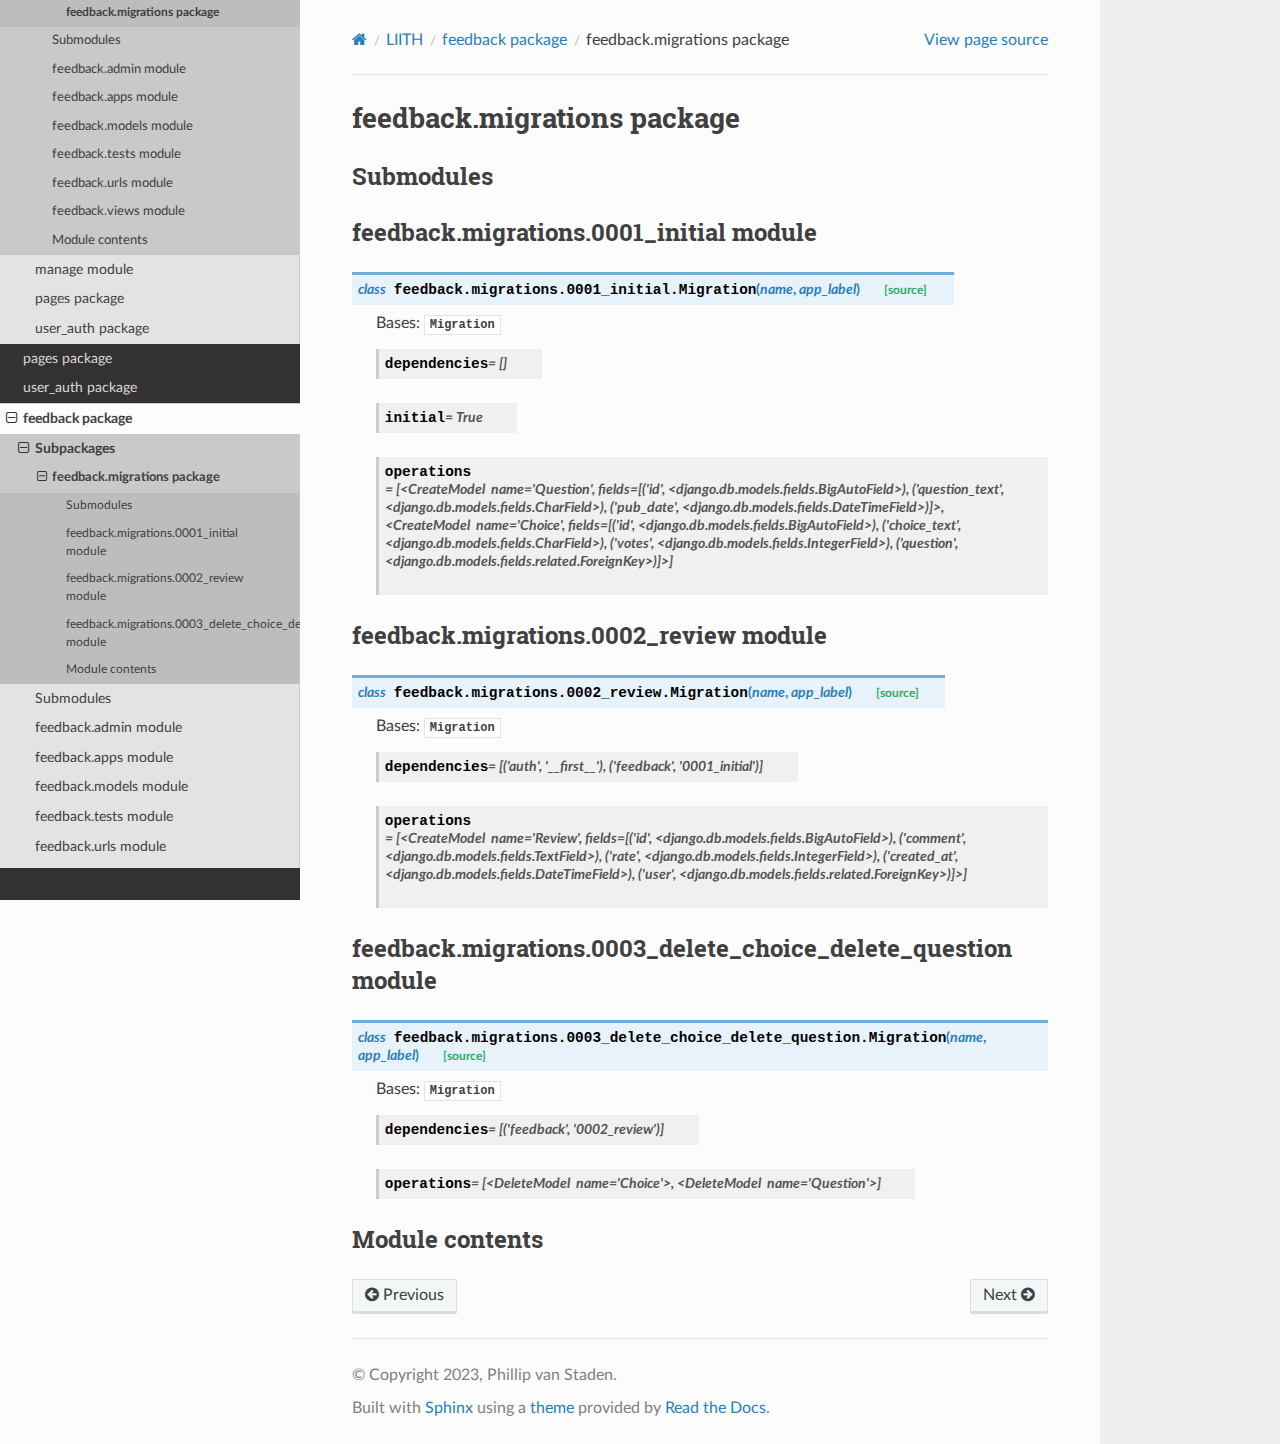
<file: docs/_build/html/feedback.migrations.html>
<!DOCTYPE html>
<html class="writer-html5" lang="en" >
<head>
  <meta charset="utf-8" /><meta name="generator" content="Docutils 0.18.1: http://docutils.sourceforge.net/" />

  <meta name="viewport" content="width=device-width, initial-scale=1.0" />
  <title>feedback.migrations package &mdash; LIITH 00.00.01 documentation</title>
      <link rel="stylesheet" href="_static/pygments.css" type="text/css" />
      <link rel="stylesheet" href="_static/css/theme.css" type="text/css" />
  <!--[if lt IE 9]>
    <script src="_static/js/html5shiv.min.js"></script>
  <![endif]-->
  
        <script src="_static/jquery.js"></script>
        <script src="_static/_sphinx_javascript_frameworks_compat.js"></script>
        <script data-url_root="./" id="documentation_options" src="_static/documentation_options.js"></script>
        <script src="_static/doctools.js"></script>
        <script src="_static/sphinx_highlight.js"></script>
    <script src="_static/js/theme.js"></script>
    <link rel="index" title="Index" href="genindex.html" />
    <link rel="search" title="Search" href="search.html" />
    <link rel="next" title="manage module" href="manage.html" />
    <link rel="prev" title="feedback package" href="feedback.html" /> 
</head>

<body class="wy-body-for-nav"> 
  <div class="wy-grid-for-nav">
    <nav data-toggle="wy-nav-shift" class="wy-nav-side">
      <div class="wy-side-scroll">
        <div class="wy-side-nav-search" >

          
          
          <a href="index.html" class="icon icon-home">
            LIITH
          </a>
<div role="search">
  <form id="rtd-search-form" class="wy-form" action="search.html" method="get">
    <input type="text" name="q" placeholder="Search docs" aria-label="Search docs" />
    <input type="hidden" name="check_keywords" value="yes" />
    <input type="hidden" name="area" value="default" />
  </form>
</div>
        </div><div class="wy-menu wy-menu-vertical" data-spy="affix" role="navigation" aria-label="Navigation menu">
              <p class="caption" role="heading"><span class="caption-text">Contents:</span></p>
<ul class="current">
<li class="toctree-l1"><a class="reference internal" href="LIITH.html">LIITH package</a></li>
<li class="toctree-l1 current"><a class="reference internal" href="modules.html">LIITH</a><ul class="current">
<li class="toctree-l2"><a class="reference internal" href="LIITH.html">LIITH package</a></li>
<li class="toctree-l2 current"><a class="reference internal" href="feedback.html">feedback package</a><ul class="current">
<li class="toctree-l3 current"><a class="reference internal" href="feedback.html#subpackages">Subpackages</a><ul class="current">
<li class="toctree-l4 current"><a class="current reference internal" href="#">feedback.migrations package</a></li>
</ul>
</li>
<li class="toctree-l3"><a class="reference internal" href="feedback.html#submodules">Submodules</a></li>
<li class="toctree-l3"><a class="reference internal" href="feedback.html#module-feedback.admin">feedback.admin module</a></li>
<li class="toctree-l3"><a class="reference internal" href="feedback.html#module-feedback.apps">feedback.apps module</a></li>
<li class="toctree-l3"><a class="reference internal" href="feedback.html#module-feedback.models">feedback.models module</a></li>
<li class="toctree-l3"><a class="reference internal" href="feedback.html#module-feedback.tests">feedback.tests module</a></li>
<li class="toctree-l3"><a class="reference internal" href="feedback.html#module-feedback.urls">feedback.urls module</a></li>
<li class="toctree-l3"><a class="reference internal" href="feedback.html#module-feedback.views">feedback.views module</a></li>
<li class="toctree-l3"><a class="reference internal" href="feedback.html#module-feedback">Module contents</a></li>
</ul>
</li>
<li class="toctree-l2"><a class="reference internal" href="manage.html">manage module</a></li>
<li class="toctree-l2"><a class="reference internal" href="pages.html">pages package</a></li>
<li class="toctree-l2"><a class="reference internal" href="user_auth.html">user_auth package</a></li>
</ul>
</li>
<li class="toctree-l1"><a class="reference internal" href="pages.html">pages package</a></li>
<li class="toctree-l1"><a class="reference internal" href="user_auth.html">user_auth package</a></li>
<li class="toctree-l1 current"><a class="reference internal" href="feedback.html">feedback package</a><ul class="current">
<li class="toctree-l2 current"><a class="reference internal" href="feedback.html#subpackages">Subpackages</a><ul class="current">
<li class="toctree-l3 current"><a class="current reference internal" href="#">feedback.migrations package</a><ul>
<li class="toctree-l4"><a class="reference internal" href="#submodules">Submodules</a></li>
<li class="toctree-l4"><a class="reference internal" href="#module-feedback.migrations.0001_initial">feedback.migrations.0001_initial module</a></li>
<li class="toctree-l4"><a class="reference internal" href="#module-feedback.migrations.0002_review">feedback.migrations.0002_review module</a></li>
<li class="toctree-l4"><a class="reference internal" href="#module-feedback.migrations.0003_delete_choice_delete_question">feedback.migrations.0003_delete_choice_delete_question module</a></li>
<li class="toctree-l4"><a class="reference internal" href="#module-feedback.migrations">Module contents</a></li>
</ul>
</li>
</ul>
</li>
<li class="toctree-l2"><a class="reference internal" href="feedback.html#submodules">Submodules</a></li>
<li class="toctree-l2"><a class="reference internal" href="feedback.html#module-feedback.admin">feedback.admin module</a></li>
<li class="toctree-l2"><a class="reference internal" href="feedback.html#module-feedback.apps">feedback.apps module</a></li>
<li class="toctree-l2"><a class="reference internal" href="feedback.html#module-feedback.models">feedback.models module</a></li>
<li class="toctree-l2"><a class="reference internal" href="feedback.html#module-feedback.tests">feedback.tests module</a></li>
<li class="toctree-l2"><a class="reference internal" href="feedback.html#module-feedback.urls">feedback.urls module</a></li>
<li class="toctree-l2"><a class="reference internal" href="feedback.html#module-feedback.views">feedback.views module</a></li>
<li class="toctree-l2"><a class="reference internal" href="feedback.html#module-feedback">Module contents</a></li>
</ul>
</li>
</ul>

        </div>
      </div>
    </nav>

    <section data-toggle="wy-nav-shift" class="wy-nav-content-wrap"><nav class="wy-nav-top" aria-label="Mobile navigation menu" >
          <i data-toggle="wy-nav-top" class="fa fa-bars"></i>
          <a href="index.html">LIITH</a>
      </nav>

      <div class="wy-nav-content">
        <div class="rst-content">
          <div role="navigation" aria-label="Page navigation">
  <ul class="wy-breadcrumbs">
      <li><a href="index.html" class="icon icon-home" aria-label="Home"></a></li>
          <li class="breadcrumb-item"><a href="modules.html">LIITH</a></li>
          <li class="breadcrumb-item"><a href="feedback.html">feedback package</a></li>
      <li class="breadcrumb-item active">feedback.migrations package</li>
      <li class="wy-breadcrumbs-aside">
            <a href="_sources/feedback.migrations.rst.txt" rel="nofollow"> View page source</a>
      </li>
  </ul>
  <hr/>
</div>
          <div role="main" class="document" itemscope="itemscope" itemtype="http://schema.org/Article">
           <div itemprop="articleBody">
             
  <section id="feedback-migrations-package">
<h1>feedback.migrations package<a class="headerlink" href="#feedback-migrations-package" title="Permalink to this heading"></a></h1>
<section id="submodules">
<h2>Submodules<a class="headerlink" href="#submodules" title="Permalink to this heading"></a></h2>
</section>
<section id="module-feedback.migrations.0001_initial">
<span id="feedback-migrations-0001-initial-module"></span><h2>feedback.migrations.0001_initial module<a class="headerlink" href="#module-feedback.migrations.0001_initial" title="Permalink to this heading"></a></h2>
<dl class="py class">
<dt class="sig sig-object py" id="feedback.migrations.0001_initial.Migration">
<em class="property"><span class="pre">class</span><span class="w"> </span></em><span class="sig-prename descclassname"><span class="pre">feedback.migrations.0001_initial.</span></span><span class="sig-name descname"><span class="pre">Migration</span></span><span class="sig-paren">(</span><em class="sig-param"><span class="n"><span class="pre">name</span></span></em>, <em class="sig-param"><span class="n"><span class="pre">app_label</span></span></em><span class="sig-paren">)</span><a class="reference internal" href="_modules/feedback/migrations/0001_initial.html#Migration"><span class="viewcode-link"><span class="pre">[source]</span></span></a><a class="headerlink" href="#feedback.migrations.0001_initial.Migration" title="Permalink to this definition"></a></dt>
<dd><p>Bases: <code class="xref py py-class docutils literal notranslate"><span class="pre">Migration</span></code></p>
<dl class="py attribute">
<dt class="sig sig-object py" id="feedback.migrations.0001_initial.Migration.dependencies">
<span class="sig-name descname"><span class="pre">dependencies</span></span><em class="property"><span class="w"> </span><span class="p"><span class="pre">=</span></span><span class="w"> </span><span class="pre">[]</span></em><a class="headerlink" href="#feedback.migrations.0001_initial.Migration.dependencies" title="Permalink to this definition"></a></dt>
<dd></dd></dl>

<dl class="py attribute">
<dt class="sig sig-object py" id="feedback.migrations.0001_initial.Migration.initial">
<span class="sig-name descname"><span class="pre">initial</span></span><em class="property"><span class="w"> </span><span class="p"><span class="pre">=</span></span><span class="w"> </span><span class="pre">True</span></em><a class="headerlink" href="#feedback.migrations.0001_initial.Migration.initial" title="Permalink to this definition"></a></dt>
<dd></dd></dl>

<dl class="py attribute">
<dt class="sig sig-object py" id="feedback.migrations.0001_initial.Migration.operations">
<span class="sig-name descname"><span class="pre">operations</span></span><em class="property"><span class="w"> </span><span class="p"><span class="pre">=</span></span><span class="w"> </span><span class="pre">[&lt;CreateModel</span>&#160; <span class="pre">name='Question',</span> <span class="pre">fields=[('id',</span> <span class="pre">&lt;django.db.models.fields.BigAutoField&gt;),</span> <span class="pre">('question_text',</span> <span class="pre">&lt;django.db.models.fields.CharField&gt;),</span> <span class="pre">('pub_date',</span> <span class="pre">&lt;django.db.models.fields.DateTimeField&gt;)]&gt;,</span> <span class="pre">&lt;CreateModel</span>&#160; <span class="pre">name='Choice',</span> <span class="pre">fields=[('id',</span> <span class="pre">&lt;django.db.models.fields.BigAutoField&gt;),</span> <span class="pre">('choice_text',</span> <span class="pre">&lt;django.db.models.fields.CharField&gt;),</span> <span class="pre">('votes',</span> <span class="pre">&lt;django.db.models.fields.IntegerField&gt;),</span> <span class="pre">('question',</span> <span class="pre">&lt;django.db.models.fields.related.ForeignKey&gt;)]&gt;]</span></em><a class="headerlink" href="#feedback.migrations.0001_initial.Migration.operations" title="Permalink to this definition"></a></dt>
<dd></dd></dl>

</dd></dl>

</section>
<section id="module-feedback.migrations.0002_review">
<span id="feedback-migrations-0002-review-module"></span><h2>feedback.migrations.0002_review module<a class="headerlink" href="#module-feedback.migrations.0002_review" title="Permalink to this heading"></a></h2>
<dl class="py class">
<dt class="sig sig-object py" id="feedback.migrations.0002_review.Migration">
<em class="property"><span class="pre">class</span><span class="w"> </span></em><span class="sig-prename descclassname"><span class="pre">feedback.migrations.0002_review.</span></span><span class="sig-name descname"><span class="pre">Migration</span></span><span class="sig-paren">(</span><em class="sig-param"><span class="n"><span class="pre">name</span></span></em>, <em class="sig-param"><span class="n"><span class="pre">app_label</span></span></em><span class="sig-paren">)</span><a class="reference internal" href="_modules/feedback/migrations/0002_review.html#Migration"><span class="viewcode-link"><span class="pre">[source]</span></span></a><a class="headerlink" href="#feedback.migrations.0002_review.Migration" title="Permalink to this definition"></a></dt>
<dd><p>Bases: <code class="xref py py-class docutils literal notranslate"><span class="pre">Migration</span></code></p>
<dl class="py attribute">
<dt class="sig sig-object py" id="feedback.migrations.0002_review.Migration.dependencies">
<span class="sig-name descname"><span class="pre">dependencies</span></span><em class="property"><span class="w"> </span><span class="p"><span class="pre">=</span></span><span class="w"> </span><span class="pre">[('auth',</span> <span class="pre">'__first__'),</span> <span class="pre">('feedback',</span> <span class="pre">'0001_initial')]</span></em><a class="headerlink" href="#feedback.migrations.0002_review.Migration.dependencies" title="Permalink to this definition"></a></dt>
<dd></dd></dl>

<dl class="py attribute">
<dt class="sig sig-object py" id="feedback.migrations.0002_review.Migration.operations">
<span class="sig-name descname"><span class="pre">operations</span></span><em class="property"><span class="w"> </span><span class="p"><span class="pre">=</span></span><span class="w"> </span><span class="pre">[&lt;CreateModel</span>&#160; <span class="pre">name='Review',</span> <span class="pre">fields=[('id',</span> <span class="pre">&lt;django.db.models.fields.BigAutoField&gt;),</span> <span class="pre">('comment',</span> <span class="pre">&lt;django.db.models.fields.TextField&gt;),</span> <span class="pre">('rate',</span> <span class="pre">&lt;django.db.models.fields.IntegerField&gt;),</span> <span class="pre">('created_at',</span> <span class="pre">&lt;django.db.models.fields.DateTimeField&gt;),</span> <span class="pre">('user',</span> <span class="pre">&lt;django.db.models.fields.related.ForeignKey&gt;)]&gt;]</span></em><a class="headerlink" href="#feedback.migrations.0002_review.Migration.operations" title="Permalink to this definition"></a></dt>
<dd></dd></dl>

</dd></dl>

</section>
<section id="module-feedback.migrations.0003_delete_choice_delete_question">
<span id="feedback-migrations-0003-delete-choice-delete-question-module"></span><h2>feedback.migrations.0003_delete_choice_delete_question module<a class="headerlink" href="#module-feedback.migrations.0003_delete_choice_delete_question" title="Permalink to this heading"></a></h2>
<dl class="py class">
<dt class="sig sig-object py" id="feedback.migrations.0003_delete_choice_delete_question.Migration">
<em class="property"><span class="pre">class</span><span class="w"> </span></em><span class="sig-prename descclassname"><span class="pre">feedback.migrations.0003_delete_choice_delete_question.</span></span><span class="sig-name descname"><span class="pre">Migration</span></span><span class="sig-paren">(</span><em class="sig-param"><span class="n"><span class="pre">name</span></span></em>, <em class="sig-param"><span class="n"><span class="pre">app_label</span></span></em><span class="sig-paren">)</span><a class="reference internal" href="_modules/feedback/migrations/0003_delete_choice_delete_question.html#Migration"><span class="viewcode-link"><span class="pre">[source]</span></span></a><a class="headerlink" href="#feedback.migrations.0003_delete_choice_delete_question.Migration" title="Permalink to this definition"></a></dt>
<dd><p>Bases: <code class="xref py py-class docutils literal notranslate"><span class="pre">Migration</span></code></p>
<dl class="py attribute">
<dt class="sig sig-object py" id="feedback.migrations.0003_delete_choice_delete_question.Migration.dependencies">
<span class="sig-name descname"><span class="pre">dependencies</span></span><em class="property"><span class="w"> </span><span class="p"><span class="pre">=</span></span><span class="w"> </span><span class="pre">[('feedback',</span> <span class="pre">'0002_review')]</span></em><a class="headerlink" href="#feedback.migrations.0003_delete_choice_delete_question.Migration.dependencies" title="Permalink to this definition"></a></dt>
<dd></dd></dl>

<dl class="py attribute">
<dt class="sig sig-object py" id="feedback.migrations.0003_delete_choice_delete_question.Migration.operations">
<span class="sig-name descname"><span class="pre">operations</span></span><em class="property"><span class="w"> </span><span class="p"><span class="pre">=</span></span><span class="w"> </span><span class="pre">[&lt;DeleteModel</span>&#160; <span class="pre">name='Choice'&gt;,</span> <span class="pre">&lt;DeleteModel</span>&#160; <span class="pre">name='Question'&gt;]</span></em><a class="headerlink" href="#feedback.migrations.0003_delete_choice_delete_question.Migration.operations" title="Permalink to this definition"></a></dt>
<dd></dd></dl>

</dd></dl>

</section>
<section id="module-feedback.migrations">
<span id="module-contents"></span><h2>Module contents<a class="headerlink" href="#module-feedback.migrations" title="Permalink to this heading"></a></h2>
</section>
</section>


           </div>
          </div>
          <footer><div class="rst-footer-buttons" role="navigation" aria-label="Footer">
        <a href="feedback.html" class="btn btn-neutral float-left" title="feedback package" accesskey="p" rel="prev"><span class="fa fa-arrow-circle-left" aria-hidden="true"></span> Previous</a>
        <a href="manage.html" class="btn btn-neutral float-right" title="manage module" accesskey="n" rel="next">Next <span class="fa fa-arrow-circle-right" aria-hidden="true"></span></a>
    </div>

  <hr/>

  <div role="contentinfo">
    <p>&#169; Copyright 2023, Phillip van Staden.</p>
  </div>

  Built with <a href="https://www.sphinx-doc.org/">Sphinx</a> using a
    <a href="https://github.com/readthedocs/sphinx_rtd_theme">theme</a>
    provided by <a href="https://readthedocs.org">Read the Docs</a>.
   

</footer>
        </div>
      </div>
    </section>
  </div>
  <script>
      jQuery(function () {
          SphinxRtdTheme.Navigation.enable(true);
      });
  </script> 

</body>
</html>
</file>
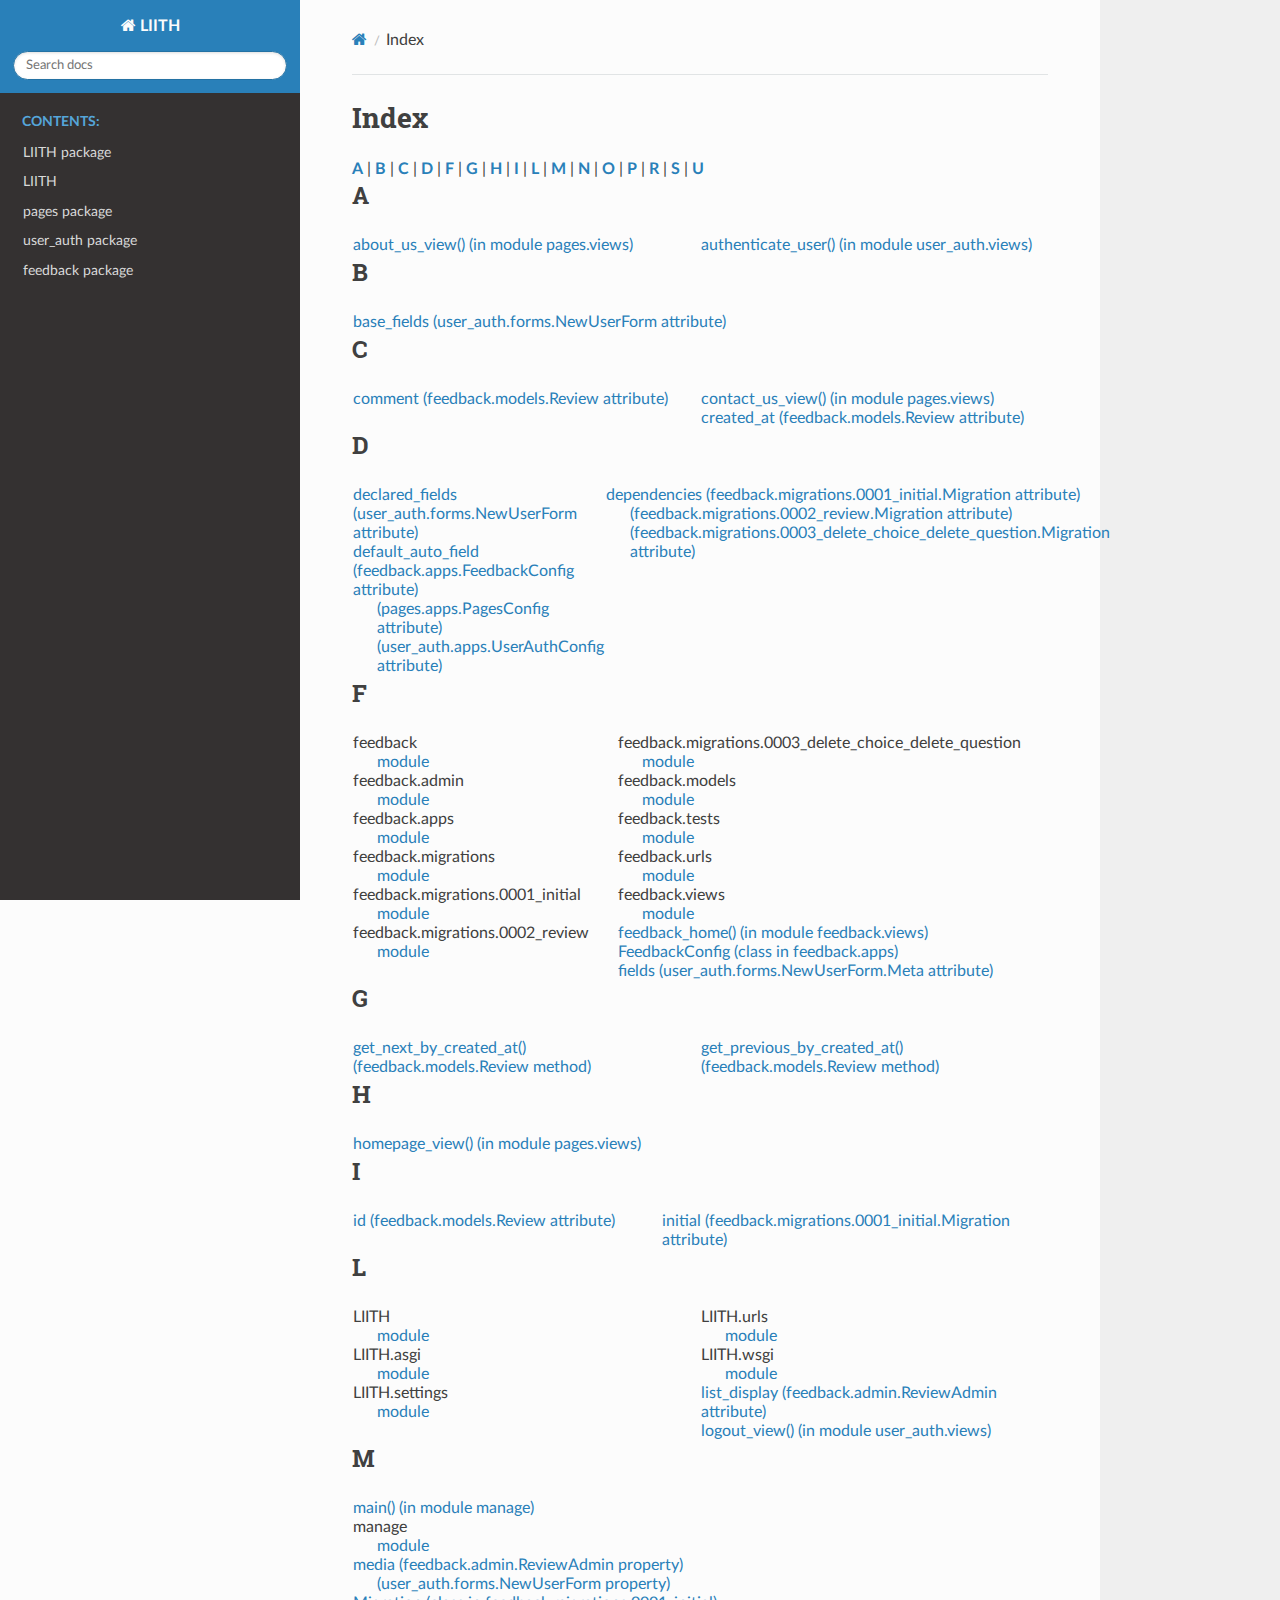
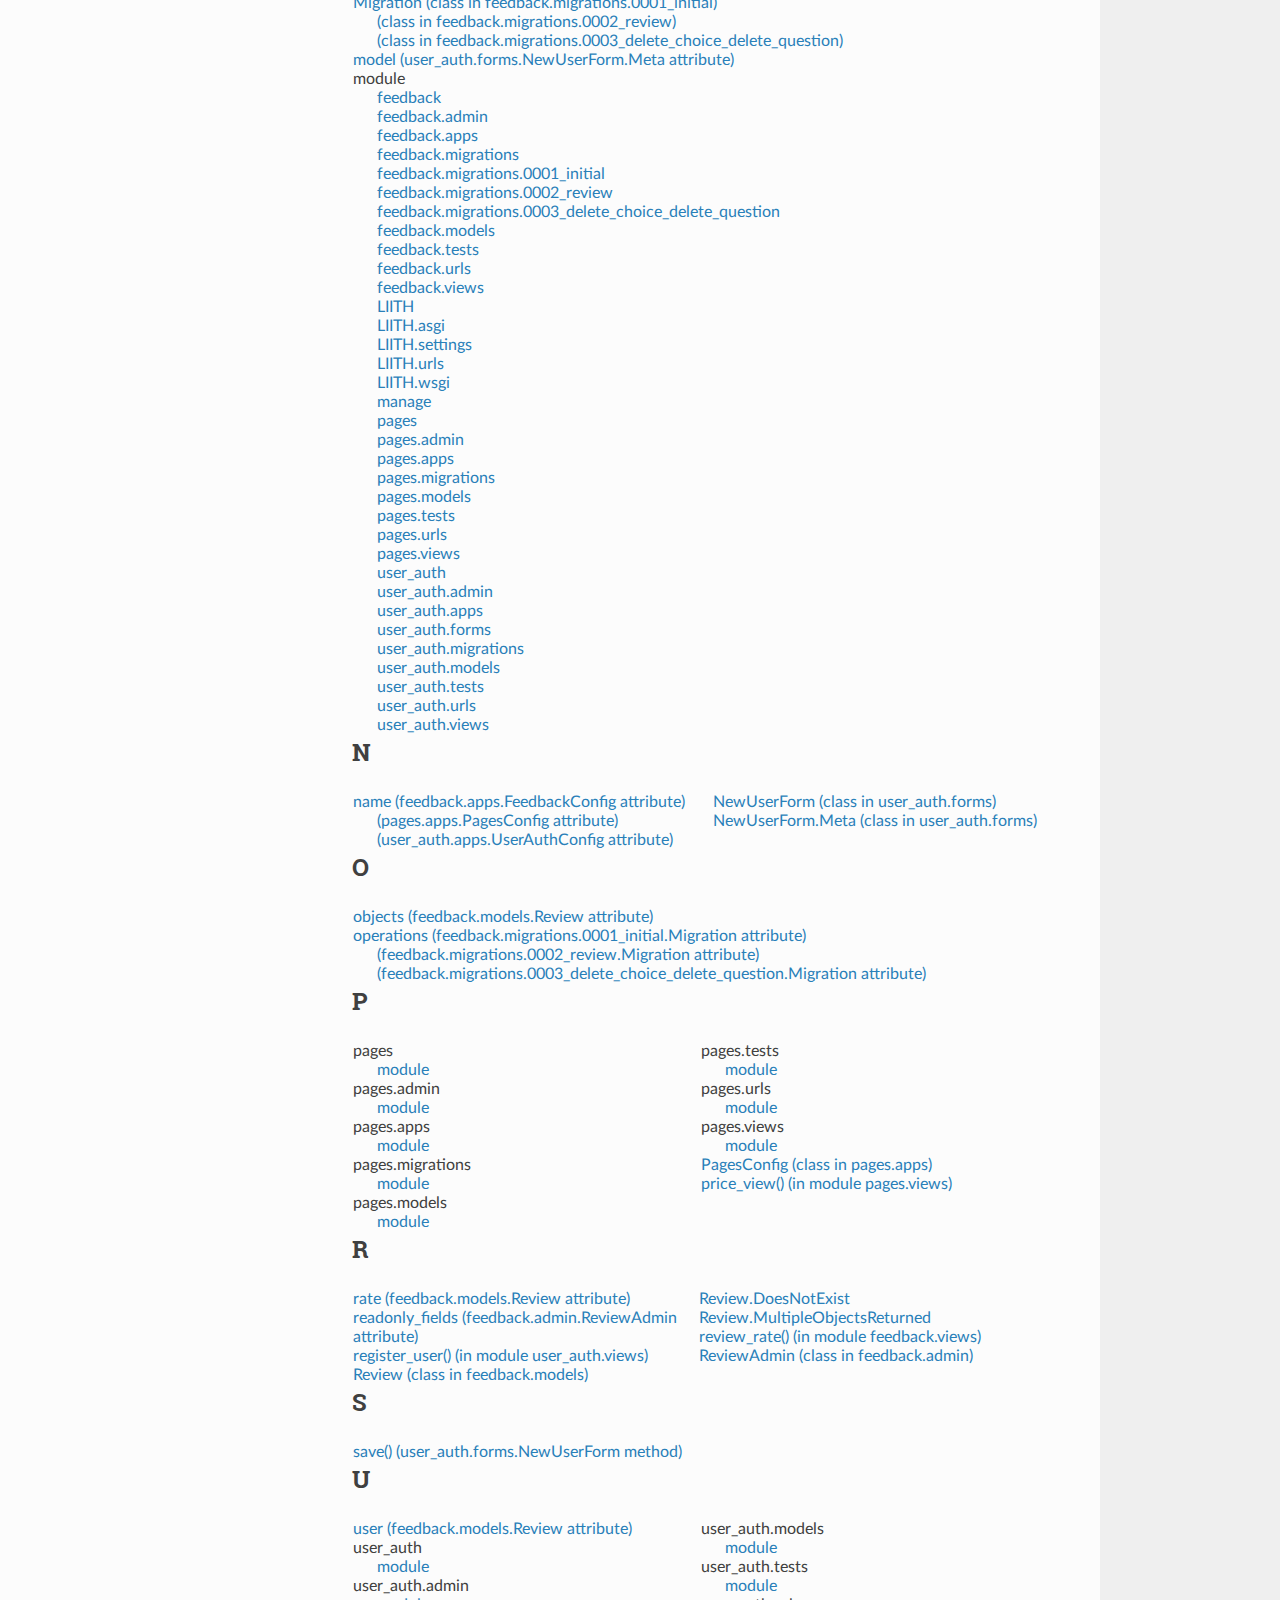
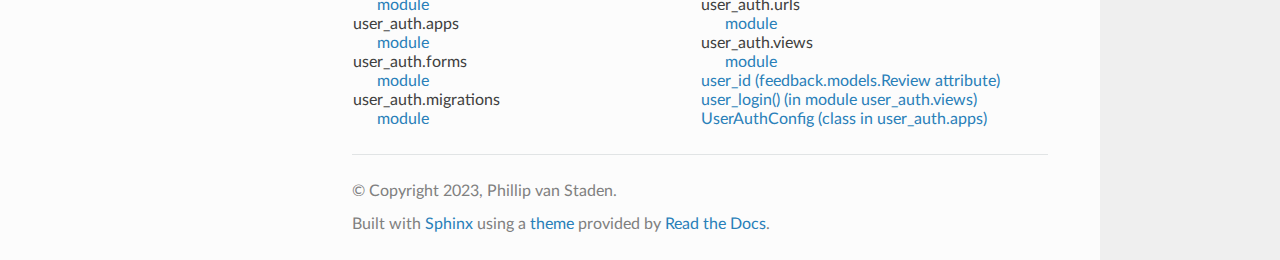
<file: docs/_build/html/genindex.html>
<!DOCTYPE html>
<html class="writer-html5" lang="en" >
<head>
  <meta charset="utf-8" />
  <meta name="viewport" content="width=device-width, initial-scale=1.0" />
  <title>Index &mdash; LIITH 00.00.01 documentation</title>
      <link rel="stylesheet" href="_static/pygments.css" type="text/css" />
      <link rel="stylesheet" href="_static/css/theme.css" type="text/css" />
  <!--[if lt IE 9]>
    <script src="_static/js/html5shiv.min.js"></script>
  <![endif]-->
  
        <script src="_static/jquery.js"></script>
        <script src="_static/_sphinx_javascript_frameworks_compat.js"></script>
        <script data-url_root="./" id="documentation_options" src="_static/documentation_options.js"></script>
        <script src="_static/doctools.js"></script>
        <script src="_static/sphinx_highlight.js"></script>
    <script src="_static/js/theme.js"></script>
    <link rel="index" title="Index" href="#" />
    <link rel="search" title="Search" href="search.html" /> 
</head>

<body class="wy-body-for-nav"> 
  <div class="wy-grid-for-nav">
    <nav data-toggle="wy-nav-shift" class="wy-nav-side">
      <div class="wy-side-scroll">
        <div class="wy-side-nav-search" >

          
          
          <a href="index.html" class="icon icon-home">
            LIITH
          </a>
<div role="search">
  <form id="rtd-search-form" class="wy-form" action="search.html" method="get">
    <input type="text" name="q" placeholder="Search docs" aria-label="Search docs" />
    <input type="hidden" name="check_keywords" value="yes" />
    <input type="hidden" name="area" value="default" />
  </form>
</div>
        </div><div class="wy-menu wy-menu-vertical" data-spy="affix" role="navigation" aria-label="Navigation menu">
              <p class="caption" role="heading"><span class="caption-text">Contents:</span></p>
<ul>
<li class="toctree-l1"><a class="reference internal" href="LIITH.html">LIITH package</a></li>
<li class="toctree-l1"><a class="reference internal" href="modules.html">LIITH</a></li>
<li class="toctree-l1"><a class="reference internal" href="pages.html">pages package</a></li>
<li class="toctree-l1"><a class="reference internal" href="user_auth.html">user_auth package</a></li>
<li class="toctree-l1"><a class="reference internal" href="feedback.html">feedback package</a></li>
</ul>

        </div>
      </div>
    </nav>

    <section data-toggle="wy-nav-shift" class="wy-nav-content-wrap"><nav class="wy-nav-top" aria-label="Mobile navigation menu" >
          <i data-toggle="wy-nav-top" class="fa fa-bars"></i>
          <a href="index.html">LIITH</a>
      </nav>

      <div class="wy-nav-content">
        <div class="rst-content">
          <div role="navigation" aria-label="Page navigation">
  <ul class="wy-breadcrumbs">
      <li><a href="index.html" class="icon icon-home" aria-label="Home"></a></li>
      <li class="breadcrumb-item active">Index</li>
      <li class="wy-breadcrumbs-aside">
      </li>
  </ul>
  <hr/>
</div>
          <div role="main" class="document" itemscope="itemscope" itemtype="http://schema.org/Article">
           <div itemprop="articleBody">
             

<h1 id="index">Index</h1>

<div class="genindex-jumpbox">
 <a href="#A"><strong>A</strong></a>
 | <a href="#B"><strong>B</strong></a>
 | <a href="#C"><strong>C</strong></a>
 | <a href="#D"><strong>D</strong></a>
 | <a href="#F"><strong>F</strong></a>
 | <a href="#G"><strong>G</strong></a>
 | <a href="#H"><strong>H</strong></a>
 | <a href="#I"><strong>I</strong></a>
 | <a href="#L"><strong>L</strong></a>
 | <a href="#M"><strong>M</strong></a>
 | <a href="#N"><strong>N</strong></a>
 | <a href="#O"><strong>O</strong></a>
 | <a href="#P"><strong>P</strong></a>
 | <a href="#R"><strong>R</strong></a>
 | <a href="#S"><strong>S</strong></a>
 | <a href="#U"><strong>U</strong></a>
 
</div>
<h2 id="A">A</h2>
<table style="width: 100%" class="indextable genindextable"><tr>
  <td style="width: 33%; vertical-align: top;"><ul>
      <li><a href="pages.html#pages.views.about_us_view">about_us_view() (in module pages.views)</a>
</li>
  </ul></td>
  <td style="width: 33%; vertical-align: top;"><ul>
      <li><a href="user_auth.html#user_auth.views.authenticate_user">authenticate_user() (in module user_auth.views)</a>
</li>
  </ul></td>
</tr></table>

<h2 id="B">B</h2>
<table style="width: 100%" class="indextable genindextable"><tr>
  <td style="width: 33%; vertical-align: top;"><ul>
      <li><a href="user_auth.html#user_auth.forms.NewUserForm.base_fields">base_fields (user_auth.forms.NewUserForm attribute)</a>
</li>
  </ul></td>
</tr></table>

<h2 id="C">C</h2>
<table style="width: 100%" class="indextable genindextable"><tr>
  <td style="width: 33%; vertical-align: top;"><ul>
      <li><a href="feedback.html#feedback.models.Review.comment">comment (feedback.models.Review attribute)</a>
</li>
  </ul></td>
  <td style="width: 33%; vertical-align: top;"><ul>
      <li><a href="pages.html#pages.views.contact_us_view">contact_us_view() (in module pages.views)</a>
</li>
      <li><a href="feedback.html#feedback.models.Review.created_at">created_at (feedback.models.Review attribute)</a>
</li>
  </ul></td>
</tr></table>

<h2 id="D">D</h2>
<table style="width: 100%" class="indextable genindextable"><tr>
  <td style="width: 33%; vertical-align: top;"><ul>
      <li><a href="user_auth.html#user_auth.forms.NewUserForm.declared_fields">declared_fields (user_auth.forms.NewUserForm attribute)</a>
</li>
      <li><a href="feedback.html#feedback.apps.FeedbackConfig.default_auto_field">default_auto_field (feedback.apps.FeedbackConfig attribute)</a>

      <ul>
        <li><a href="pages.html#pages.apps.PagesConfig.default_auto_field">(pages.apps.PagesConfig attribute)</a>
</li>
        <li><a href="user_auth.html#user_auth.apps.UserAuthConfig.default_auto_field">(user_auth.apps.UserAuthConfig attribute)</a>
</li>
      </ul></li>
  </ul></td>
  <td style="width: 33%; vertical-align: top;"><ul>
      <li><a href="feedback.migrations.html#feedback.migrations.0001_initial.Migration.dependencies">dependencies (feedback.migrations.0001_initial.Migration attribute)</a>

      <ul>
        <li><a href="feedback.migrations.html#feedback.migrations.0002_review.Migration.dependencies">(feedback.migrations.0002_review.Migration attribute)</a>
</li>
        <li><a href="feedback.migrations.html#feedback.migrations.0003_delete_choice_delete_question.Migration.dependencies">(feedback.migrations.0003_delete_choice_delete_question.Migration attribute)</a>
</li>
      </ul></li>
  </ul></td>
</tr></table>

<h2 id="F">F</h2>
<table style="width: 100%" class="indextable genindextable"><tr>
  <td style="width: 33%; vertical-align: top;"><ul>
      <li>
    feedback

      <ul>
        <li><a href="feedback.html#module-feedback">module</a>
</li>
      </ul></li>
      <li>
    feedback.admin

      <ul>
        <li><a href="feedback.html#module-feedback.admin">module</a>
</li>
      </ul></li>
      <li>
    feedback.apps

      <ul>
        <li><a href="feedback.html#module-feedback.apps">module</a>
</li>
      </ul></li>
      <li>
    feedback.migrations

      <ul>
        <li><a href="feedback.migrations.html#module-feedback.migrations">module</a>
</li>
      </ul></li>
      <li>
    feedback.migrations.0001_initial

      <ul>
        <li><a href="feedback.migrations.html#module-feedback.migrations.0001_initial">module</a>
</li>
      </ul></li>
      <li>
    feedback.migrations.0002_review

      <ul>
        <li><a href="feedback.migrations.html#module-feedback.migrations.0002_review">module</a>
</li>
      </ul></li>
  </ul></td>
  <td style="width: 33%; vertical-align: top;"><ul>
      <li>
    feedback.migrations.0003_delete_choice_delete_question

      <ul>
        <li><a href="feedback.migrations.html#module-feedback.migrations.0003_delete_choice_delete_question">module</a>
</li>
      </ul></li>
      <li>
    feedback.models

      <ul>
        <li><a href="feedback.html#module-feedback.models">module</a>
</li>
      </ul></li>
      <li>
    feedback.tests

      <ul>
        <li><a href="feedback.html#module-feedback.tests">module</a>
</li>
      </ul></li>
      <li>
    feedback.urls

      <ul>
        <li><a href="feedback.html#module-feedback.urls">module</a>
</li>
      </ul></li>
      <li>
    feedback.views

      <ul>
        <li><a href="feedback.html#module-feedback.views">module</a>
</li>
      </ul></li>
      <li><a href="feedback.html#feedback.views.feedback_home">feedback_home() (in module feedback.views)</a>
</li>
      <li><a href="feedback.html#feedback.apps.FeedbackConfig">FeedbackConfig (class in feedback.apps)</a>
</li>
      <li><a href="user_auth.html#user_auth.forms.NewUserForm.Meta.fields">fields (user_auth.forms.NewUserForm.Meta attribute)</a>
</li>
  </ul></td>
</tr></table>

<h2 id="G">G</h2>
<table style="width: 100%" class="indextable genindextable"><tr>
  <td style="width: 33%; vertical-align: top;"><ul>
      <li><a href="feedback.html#feedback.models.Review.get_next_by_created_at">get_next_by_created_at() (feedback.models.Review method)</a>
</li>
  </ul></td>
  <td style="width: 33%; vertical-align: top;"><ul>
      <li><a href="feedback.html#feedback.models.Review.get_previous_by_created_at">get_previous_by_created_at() (feedback.models.Review method)</a>
</li>
  </ul></td>
</tr></table>

<h2 id="H">H</h2>
<table style="width: 100%" class="indextable genindextable"><tr>
  <td style="width: 33%; vertical-align: top;"><ul>
      <li><a href="pages.html#pages.views.homepage_view">homepage_view() (in module pages.views)</a>
</li>
  </ul></td>
</tr></table>

<h2 id="I">I</h2>
<table style="width: 100%" class="indextable genindextable"><tr>
  <td style="width: 33%; vertical-align: top;"><ul>
      <li><a href="feedback.html#feedback.models.Review.id">id (feedback.models.Review attribute)</a>
</li>
  </ul></td>
  <td style="width: 33%; vertical-align: top;"><ul>
      <li><a href="feedback.migrations.html#feedback.migrations.0001_initial.Migration.initial">initial (feedback.migrations.0001_initial.Migration attribute)</a>
</li>
  </ul></td>
</tr></table>

<h2 id="L">L</h2>
<table style="width: 100%" class="indextable genindextable"><tr>
  <td style="width: 33%; vertical-align: top;"><ul>
      <li>
    LIITH

      <ul>
        <li><a href="LIITH.html#module-LIITH">module</a>
</li>
      </ul></li>
      <li>
    LIITH.asgi

      <ul>
        <li><a href="LIITH.html#module-LIITH.asgi">module</a>
</li>
      </ul></li>
      <li>
    LIITH.settings

      <ul>
        <li><a href="LIITH.html#module-LIITH.settings">module</a>
</li>
      </ul></li>
  </ul></td>
  <td style="width: 33%; vertical-align: top;"><ul>
      <li>
    LIITH.urls

      <ul>
        <li><a href="LIITH.html#module-LIITH.urls">module</a>
</li>
      </ul></li>
      <li>
    LIITH.wsgi

      <ul>
        <li><a href="LIITH.html#module-LIITH.wsgi">module</a>
</li>
      </ul></li>
      <li><a href="feedback.html#feedback.admin.ReviewAdmin.list_display">list_display (feedback.admin.ReviewAdmin attribute)</a>
</li>
      <li><a href="user_auth.html#user_auth.views.logout_view">logout_view() (in module user_auth.views)</a>
</li>
  </ul></td>
</tr></table>

<h2 id="M">M</h2>
<table style="width: 100%" class="indextable genindextable"><tr>
  <td style="width: 33%; vertical-align: top;"><ul>
      <li><a href="manage.html#manage.main">main() (in module manage)</a>
</li>
      <li>
    manage

      <ul>
        <li><a href="manage.html#module-manage">module</a>
</li>
      </ul></li>
      <li><a href="feedback.html#feedback.admin.ReviewAdmin.media">media (feedback.admin.ReviewAdmin property)</a>

      <ul>
        <li><a href="user_auth.html#user_auth.forms.NewUserForm.media">(user_auth.forms.NewUserForm property)</a>
</li>
      </ul></li>
      <li><a href="feedback.migrations.html#feedback.migrations.0001_initial.Migration">Migration (class in feedback.migrations.0001_initial)</a>

      <ul>
        <li><a href="feedback.migrations.html#feedback.migrations.0002_review.Migration">(class in feedback.migrations.0002_review)</a>
</li>
        <li><a href="feedback.migrations.html#feedback.migrations.0003_delete_choice_delete_question.Migration">(class in feedback.migrations.0003_delete_choice_delete_question)</a>
</li>
      </ul></li>
      <li><a href="user_auth.html#user_auth.forms.NewUserForm.Meta.model">model (user_auth.forms.NewUserForm.Meta attribute)</a>
</li>
      <li>
    module

      <ul>
        <li><a href="feedback.html#module-feedback">feedback</a>
</li>
        <li><a href="feedback.html#module-feedback.admin">feedback.admin</a>
</li>
        <li><a href="feedback.html#module-feedback.apps">feedback.apps</a>
</li>
        <li><a href="feedback.migrations.html#module-feedback.migrations">feedback.migrations</a>
</li>
        <li><a href="feedback.migrations.html#module-feedback.migrations.0001_initial">feedback.migrations.0001_initial</a>
</li>
        <li><a href="feedback.migrations.html#module-feedback.migrations.0002_review">feedback.migrations.0002_review</a>
</li>
        <li><a href="feedback.migrations.html#module-feedback.migrations.0003_delete_choice_delete_question">feedback.migrations.0003_delete_choice_delete_question</a>
</li>
        <li><a href="feedback.html#module-feedback.models">feedback.models</a>
</li>
        <li><a href="feedback.html#module-feedback.tests">feedback.tests</a>
</li>
        <li><a href="feedback.html#module-feedback.urls">feedback.urls</a>
</li>
        <li><a href="feedback.html#module-feedback.views">feedback.views</a>
</li>
        <li><a href="LIITH.html#module-LIITH">LIITH</a>
</li>
        <li><a href="LIITH.html#module-LIITH.asgi">LIITH.asgi</a>
</li>
        <li><a href="LIITH.html#module-LIITH.settings">LIITH.settings</a>
</li>
        <li><a href="LIITH.html#module-LIITH.urls">LIITH.urls</a>
</li>
        <li><a href="LIITH.html#module-LIITH.wsgi">LIITH.wsgi</a>
</li>
        <li><a href="manage.html#module-manage">manage</a>
</li>
        <li><a href="pages.html#module-pages">pages</a>
</li>
        <li><a href="pages.html#module-pages.admin">pages.admin</a>
</li>
        <li><a href="pages.html#module-pages.apps">pages.apps</a>
</li>
        <li><a href="pages.migrations.html#module-pages.migrations">pages.migrations</a>
</li>
        <li><a href="pages.html#module-pages.models">pages.models</a>
</li>
        <li><a href="pages.html#module-pages.tests">pages.tests</a>
</li>
        <li><a href="pages.html#module-pages.urls">pages.urls</a>
</li>
        <li><a href="pages.html#module-pages.views">pages.views</a>
</li>
        <li><a href="user_auth.html#module-user_auth">user_auth</a>
</li>
        <li><a href="user_auth.html#module-user_auth.admin">user_auth.admin</a>
</li>
        <li><a href="user_auth.html#module-user_auth.apps">user_auth.apps</a>
</li>
        <li><a href="user_auth.html#module-user_auth.forms">user_auth.forms</a>
</li>
        <li><a href="user_auth.migrations.html#module-user_auth.migrations">user_auth.migrations</a>
</li>
        <li><a href="user_auth.html#module-user_auth.models">user_auth.models</a>
</li>
        <li><a href="user_auth.html#module-user_auth.tests">user_auth.tests</a>
</li>
        <li><a href="user_auth.html#module-user_auth.urls">user_auth.urls</a>
</li>
        <li><a href="user_auth.html#module-user_auth.views">user_auth.views</a>
</li>
      </ul></li>
  </ul></td>
</tr></table>

<h2 id="N">N</h2>
<table style="width: 100%" class="indextable genindextable"><tr>
  <td style="width: 33%; vertical-align: top;"><ul>
      <li><a href="feedback.html#feedback.apps.FeedbackConfig.name">name (feedback.apps.FeedbackConfig attribute)</a>

      <ul>
        <li><a href="pages.html#pages.apps.PagesConfig.name">(pages.apps.PagesConfig attribute)</a>
</li>
        <li><a href="user_auth.html#user_auth.apps.UserAuthConfig.name">(user_auth.apps.UserAuthConfig attribute)</a>
</li>
      </ul></li>
  </ul></td>
  <td style="width: 33%; vertical-align: top;"><ul>
      <li><a href="user_auth.html#user_auth.forms.NewUserForm">NewUserForm (class in user_auth.forms)</a>
</li>
      <li><a href="user_auth.html#user_auth.forms.NewUserForm.Meta">NewUserForm.Meta (class in user_auth.forms)</a>
</li>
  </ul></td>
</tr></table>

<h2 id="O">O</h2>
<table style="width: 100%" class="indextable genindextable"><tr>
  <td style="width: 33%; vertical-align: top;"><ul>
      <li><a href="feedback.html#feedback.models.Review.objects">objects (feedback.models.Review attribute)</a>
</li>
      <li><a href="feedback.migrations.html#feedback.migrations.0001_initial.Migration.operations">operations (feedback.migrations.0001_initial.Migration attribute)</a>

      <ul>
        <li><a href="feedback.migrations.html#feedback.migrations.0002_review.Migration.operations">(feedback.migrations.0002_review.Migration attribute)</a>
</li>
        <li><a href="feedback.migrations.html#feedback.migrations.0003_delete_choice_delete_question.Migration.operations">(feedback.migrations.0003_delete_choice_delete_question.Migration attribute)</a>
</li>
      </ul></li>
  </ul></td>
</tr></table>

<h2 id="P">P</h2>
<table style="width: 100%" class="indextable genindextable"><tr>
  <td style="width: 33%; vertical-align: top;"><ul>
      <li>
    pages

      <ul>
        <li><a href="pages.html#module-pages">module</a>
</li>
      </ul></li>
      <li>
    pages.admin

      <ul>
        <li><a href="pages.html#module-pages.admin">module</a>
</li>
      </ul></li>
      <li>
    pages.apps

      <ul>
        <li><a href="pages.html#module-pages.apps">module</a>
</li>
      </ul></li>
      <li>
    pages.migrations

      <ul>
        <li><a href="pages.migrations.html#module-pages.migrations">module</a>
</li>
      </ul></li>
      <li>
    pages.models

      <ul>
        <li><a href="pages.html#module-pages.models">module</a>
</li>
      </ul></li>
  </ul></td>
  <td style="width: 33%; vertical-align: top;"><ul>
      <li>
    pages.tests

      <ul>
        <li><a href="pages.html#module-pages.tests">module</a>
</li>
      </ul></li>
      <li>
    pages.urls

      <ul>
        <li><a href="pages.html#module-pages.urls">module</a>
</li>
      </ul></li>
      <li>
    pages.views

      <ul>
        <li><a href="pages.html#module-pages.views">module</a>
</li>
      </ul></li>
      <li><a href="pages.html#pages.apps.PagesConfig">PagesConfig (class in pages.apps)</a>
</li>
      <li><a href="pages.html#pages.views.price_view">price_view() (in module pages.views)</a>
</li>
  </ul></td>
</tr></table>

<h2 id="R">R</h2>
<table style="width: 100%" class="indextable genindextable"><tr>
  <td style="width: 33%; vertical-align: top;"><ul>
      <li><a href="feedback.html#feedback.models.Review.rate">rate (feedback.models.Review attribute)</a>
</li>
      <li><a href="feedback.html#feedback.admin.ReviewAdmin.readonly_fields">readonly_fields (feedback.admin.ReviewAdmin attribute)</a>
</li>
      <li><a href="user_auth.html#user_auth.views.register_user">register_user() (in module user_auth.views)</a>
</li>
      <li><a href="feedback.html#feedback.models.Review">Review (class in feedback.models)</a>
</li>
  </ul></td>
  <td style="width: 33%; vertical-align: top;"><ul>
      <li><a href="feedback.html#feedback.models.Review.DoesNotExist">Review.DoesNotExist</a>
</li>
      <li><a href="feedback.html#feedback.models.Review.MultipleObjectsReturned">Review.MultipleObjectsReturned</a>
</li>
      <li><a href="feedback.html#feedback.views.review_rate">review_rate() (in module feedback.views)</a>
</li>
      <li><a href="feedback.html#feedback.admin.ReviewAdmin">ReviewAdmin (class in feedback.admin)</a>
</li>
  </ul></td>
</tr></table>

<h2 id="S">S</h2>
<table style="width: 100%" class="indextable genindextable"><tr>
  <td style="width: 33%; vertical-align: top;"><ul>
      <li><a href="user_auth.html#user_auth.forms.NewUserForm.save">save() (user_auth.forms.NewUserForm method)</a>
</li>
  </ul></td>
</tr></table>

<h2 id="U">U</h2>
<table style="width: 100%" class="indextable genindextable"><tr>
  <td style="width: 33%; vertical-align: top;"><ul>
      <li><a href="feedback.html#feedback.models.Review.user">user (feedback.models.Review attribute)</a>
</li>
      <li>
    user_auth

      <ul>
        <li><a href="user_auth.html#module-user_auth">module</a>
</li>
      </ul></li>
      <li>
    user_auth.admin

      <ul>
        <li><a href="user_auth.html#module-user_auth.admin">module</a>
</li>
      </ul></li>
      <li>
    user_auth.apps

      <ul>
        <li><a href="user_auth.html#module-user_auth.apps">module</a>
</li>
      </ul></li>
      <li>
    user_auth.forms

      <ul>
        <li><a href="user_auth.html#module-user_auth.forms">module</a>
</li>
      </ul></li>
      <li>
    user_auth.migrations

      <ul>
        <li><a href="user_auth.migrations.html#module-user_auth.migrations">module</a>
</li>
      </ul></li>
  </ul></td>
  <td style="width: 33%; vertical-align: top;"><ul>
      <li>
    user_auth.models

      <ul>
        <li><a href="user_auth.html#module-user_auth.models">module</a>
</li>
      </ul></li>
      <li>
    user_auth.tests

      <ul>
        <li><a href="user_auth.html#module-user_auth.tests">module</a>
</li>
      </ul></li>
      <li>
    user_auth.urls

      <ul>
        <li><a href="user_auth.html#module-user_auth.urls">module</a>
</li>
      </ul></li>
      <li>
    user_auth.views

      <ul>
        <li><a href="user_auth.html#module-user_auth.views">module</a>
</li>
      </ul></li>
      <li><a href="feedback.html#feedback.models.Review.user_id">user_id (feedback.models.Review attribute)</a>
</li>
      <li><a href="user_auth.html#user_auth.views.user_login">user_login() (in module user_auth.views)</a>
</li>
      <li><a href="user_auth.html#user_auth.apps.UserAuthConfig">UserAuthConfig (class in user_auth.apps)</a>
</li>
  </ul></td>
</tr></table>



           </div>
          </div>
          <footer>

  <hr/>

  <div role="contentinfo">
    <p>&#169; Copyright 2023, Phillip van Staden.</p>
  </div>

  Built with <a href="https://www.sphinx-doc.org/">Sphinx</a> using a
    <a href="https://github.com/readthedocs/sphinx_rtd_theme">theme</a>
    provided by <a href="https://readthedocs.org">Read the Docs</a>.
   

</footer>
        </div>
      </div>
    </section>
  </div>
  <script>
      jQuery(function () {
          SphinxRtdTheme.Navigation.enable(true);
      });
  </script> 

</body>
</html>
</file>
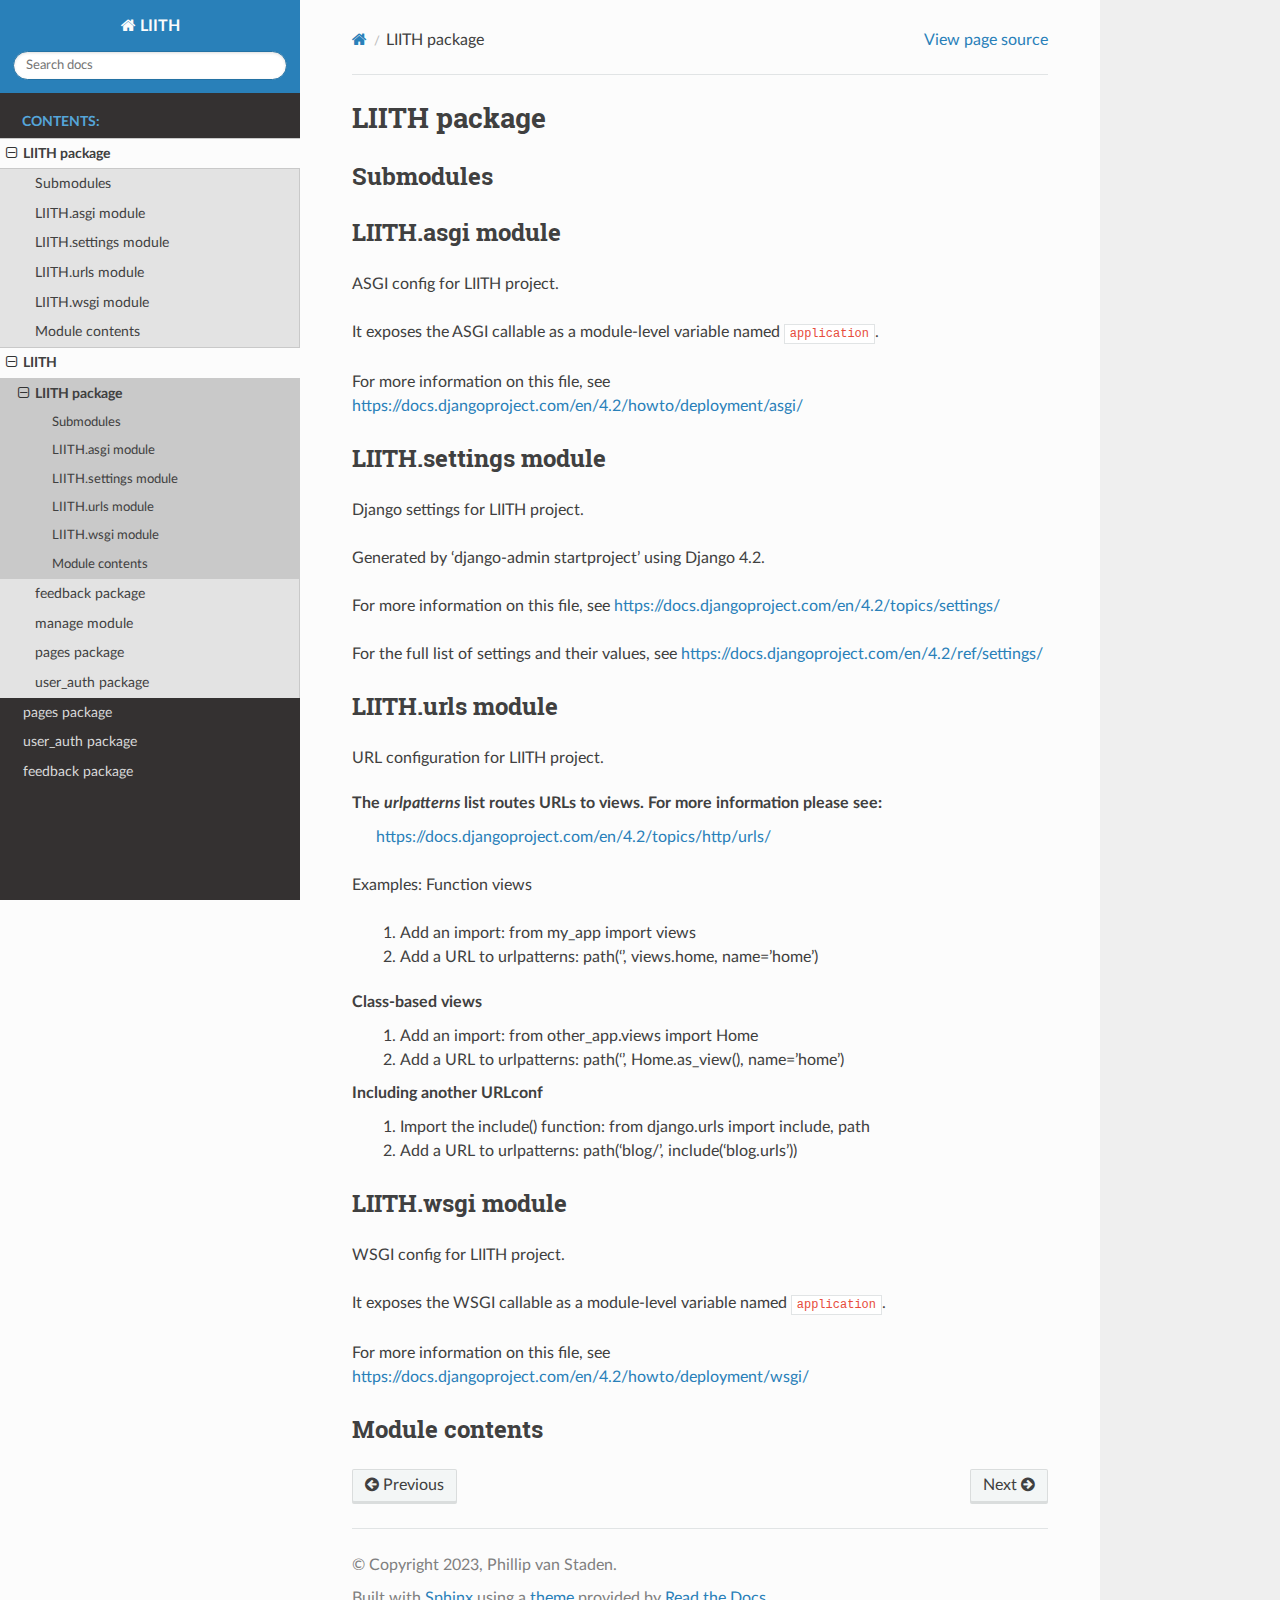
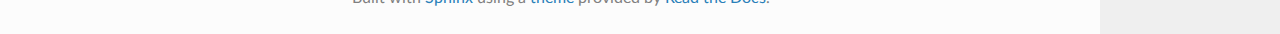
<file: docs/_build/html/LIITH.html>
<!DOCTYPE html>
<html class="writer-html5" lang="en" >
<head>
  <meta charset="utf-8" /><meta name="generator" content="Docutils 0.18.1: http://docutils.sourceforge.net/" />

  <meta name="viewport" content="width=device-width, initial-scale=1.0" />
  <title>LIITH package &mdash; LIITH 00.00.01 documentation</title>
      <link rel="stylesheet" href="_static/pygments.css" type="text/css" />
      <link rel="stylesheet" href="_static/css/theme.css" type="text/css" />
  <!--[if lt IE 9]>
    <script src="_static/js/html5shiv.min.js"></script>
  <![endif]-->
  
        <script src="_static/jquery.js"></script>
        <script src="_static/_sphinx_javascript_frameworks_compat.js"></script>
        <script data-url_root="./" id="documentation_options" src="_static/documentation_options.js"></script>
        <script src="_static/doctools.js"></script>
        <script src="_static/sphinx_highlight.js"></script>
    <script src="_static/js/theme.js"></script>
    <link rel="index" title="Index" href="genindex.html" />
    <link rel="search" title="Search" href="search.html" />
    <link rel="next" title="LIITH" href="modules.html" />
    <link rel="prev" title="Welcome to LIITH’s documentation!" href="index.html" /> 
</head>

<body class="wy-body-for-nav"> 
  <div class="wy-grid-for-nav">
    <nav data-toggle="wy-nav-shift" class="wy-nav-side">
      <div class="wy-side-scroll">
        <div class="wy-side-nav-search" >

          
          
          <a href="index.html" class="icon icon-home">
            LIITH
          </a>
<div role="search">
  <form id="rtd-search-form" class="wy-form" action="search.html" method="get">
    <input type="text" name="q" placeholder="Search docs" aria-label="Search docs" />
    <input type="hidden" name="check_keywords" value="yes" />
    <input type="hidden" name="area" value="default" />
  </form>
</div>
        </div><div class="wy-menu wy-menu-vertical" data-spy="affix" role="navigation" aria-label="Navigation menu">
              <p class="caption" role="heading"><span class="caption-text">Contents:</span></p>
<ul class="current">
<li class="toctree-l1 current"><a class="current reference internal" href="#">LIITH package</a><ul>
<li class="toctree-l2"><a class="reference internal" href="#submodules">Submodules</a></li>
<li class="toctree-l2"><a class="reference internal" href="#module-LIITH.asgi">LIITH.asgi module</a></li>
<li class="toctree-l2"><a class="reference internal" href="#module-LIITH.settings">LIITH.settings module</a></li>
<li class="toctree-l2"><a class="reference internal" href="#module-LIITH.urls">LIITH.urls module</a></li>
<li class="toctree-l2"><a class="reference internal" href="#module-LIITH.wsgi">LIITH.wsgi module</a></li>
<li class="toctree-l2"><a class="reference internal" href="#module-LIITH">Module contents</a></li>
</ul>
</li>
<li class="toctree-l1 current"><a class="reference internal" href="modules.html">LIITH</a><ul class="current">
<li class="toctree-l2 current"><a class="current reference internal" href="#">LIITH package</a><ul>
<li class="toctree-l3"><a class="reference internal" href="#submodules">Submodules</a></li>
<li class="toctree-l3"><a class="reference internal" href="#module-LIITH.asgi">LIITH.asgi module</a></li>
<li class="toctree-l3"><a class="reference internal" href="#module-LIITH.settings">LIITH.settings module</a></li>
<li class="toctree-l3"><a class="reference internal" href="#module-LIITH.urls">LIITH.urls module</a></li>
<li class="toctree-l3"><a class="reference internal" href="#module-LIITH.wsgi">LIITH.wsgi module</a></li>
<li class="toctree-l3"><a class="reference internal" href="#module-LIITH">Module contents</a></li>
</ul>
</li>
<li class="toctree-l2"><a class="reference internal" href="feedback.html">feedback package</a></li>
<li class="toctree-l2"><a class="reference internal" href="manage.html">manage module</a></li>
<li class="toctree-l2"><a class="reference internal" href="pages.html">pages package</a></li>
<li class="toctree-l2"><a class="reference internal" href="user_auth.html">user_auth package</a></li>
</ul>
</li>
<li class="toctree-l1"><a class="reference internal" href="pages.html">pages package</a></li>
<li class="toctree-l1"><a class="reference internal" href="user_auth.html">user_auth package</a></li>
<li class="toctree-l1"><a class="reference internal" href="feedback.html">feedback package</a></li>
</ul>

        </div>
      </div>
    </nav>

    <section data-toggle="wy-nav-shift" class="wy-nav-content-wrap"><nav class="wy-nav-top" aria-label="Mobile navigation menu" >
          <i data-toggle="wy-nav-top" class="fa fa-bars"></i>
          <a href="index.html">LIITH</a>
      </nav>

      <div class="wy-nav-content">
        <div class="rst-content">
          <div role="navigation" aria-label="Page navigation">
  <ul class="wy-breadcrumbs">
      <li><a href="index.html" class="icon icon-home" aria-label="Home"></a></li>
      <li class="breadcrumb-item active">LIITH package</li>
      <li class="wy-breadcrumbs-aside">
            <a href="_sources/LIITH.rst.txt" rel="nofollow"> View page source</a>
      </li>
  </ul>
  <hr/>
</div>
          <div role="main" class="document" itemscope="itemscope" itemtype="http://schema.org/Article">
           <div itemprop="articleBody">
             
  <section id="liith-package">
<h1>LIITH package<a class="headerlink" href="#liith-package" title="Permalink to this heading"></a></h1>
<section id="submodules">
<h2>Submodules<a class="headerlink" href="#submodules" title="Permalink to this heading"></a></h2>
</section>
<section id="module-LIITH.asgi">
<span id="liith-asgi-module"></span><h2>LIITH.asgi module<a class="headerlink" href="#module-LIITH.asgi" title="Permalink to this heading"></a></h2>
<p>ASGI config for LIITH project.</p>
<p>It exposes the ASGI callable as a module-level variable named <code class="docutils literal notranslate"><span class="pre">application</span></code>.</p>
<p>For more information on this file, see
<a class="reference external" href="https://docs.djangoproject.com/en/4.2/howto/deployment/asgi/">https://docs.djangoproject.com/en/4.2/howto/deployment/asgi/</a></p>
</section>
<section id="module-LIITH.settings">
<span id="liith-settings-module"></span><h2>LIITH.settings module<a class="headerlink" href="#module-LIITH.settings" title="Permalink to this heading"></a></h2>
<p>Django settings for LIITH project.</p>
<p>Generated by ‘django-admin startproject’ using Django 4.2.</p>
<p>For more information on this file, see
<a class="reference external" href="https://docs.djangoproject.com/en/4.2/topics/settings/">https://docs.djangoproject.com/en/4.2/topics/settings/</a></p>
<p>For the full list of settings and their values, see
<a class="reference external" href="https://docs.djangoproject.com/en/4.2/ref/settings/">https://docs.djangoproject.com/en/4.2/ref/settings/</a></p>
</section>
<section id="module-LIITH.urls">
<span id="liith-urls-module"></span><h2>LIITH.urls module<a class="headerlink" href="#module-LIITH.urls" title="Permalink to this heading"></a></h2>
<p>URL configuration for LIITH project.</p>
<dl class="simple">
<dt>The <cite>urlpatterns</cite> list routes URLs to views. For more information please see:</dt><dd><p><a class="reference external" href="https://docs.djangoproject.com/en/4.2/topics/http/urls/">https://docs.djangoproject.com/en/4.2/topics/http/urls/</a></p>
</dd>
</dl>
<p>Examples:
Function views</p>
<blockquote>
<div><ol class="arabic simple">
<li><p>Add an import:  from my_app import views</p></li>
<li><p>Add a URL to urlpatterns:  path(‘’, views.home, name=’home’)</p></li>
</ol>
</div></blockquote>
<dl class="simple">
<dt>Class-based views</dt><dd><ol class="arabic simple">
<li><p>Add an import:  from other_app.views import Home</p></li>
<li><p>Add a URL to urlpatterns:  path(‘’, Home.as_view(), name=’home’)</p></li>
</ol>
</dd>
<dt>Including another URLconf</dt><dd><ol class="arabic simple">
<li><p>Import the include() function: from django.urls import include, path</p></li>
<li><p>Add a URL to urlpatterns:  path(‘blog/’, include(‘blog.urls’))</p></li>
</ol>
</dd>
</dl>
</section>
<section id="module-LIITH.wsgi">
<span id="liith-wsgi-module"></span><h2>LIITH.wsgi module<a class="headerlink" href="#module-LIITH.wsgi" title="Permalink to this heading"></a></h2>
<p>WSGI config for LIITH project.</p>
<p>It exposes the WSGI callable as a module-level variable named <code class="docutils literal notranslate"><span class="pre">application</span></code>.</p>
<p>For more information on this file, see
<a class="reference external" href="https://docs.djangoproject.com/en/4.2/howto/deployment/wsgi/">https://docs.djangoproject.com/en/4.2/howto/deployment/wsgi/</a></p>
</section>
<section id="module-LIITH">
<span id="module-contents"></span><h2>Module contents<a class="headerlink" href="#module-LIITH" title="Permalink to this heading"></a></h2>
</section>
</section>


           </div>
          </div>
          <footer><div class="rst-footer-buttons" role="navigation" aria-label="Footer">
        <a href="index.html" class="btn btn-neutral float-left" title="Welcome to LIITH’s documentation!" accesskey="p" rel="prev"><span class="fa fa-arrow-circle-left" aria-hidden="true"></span> Previous</a>
        <a href="modules.html" class="btn btn-neutral float-right" title="LIITH" accesskey="n" rel="next">Next <span class="fa fa-arrow-circle-right" aria-hidden="true"></span></a>
    </div>

  <hr/>

  <div role="contentinfo">
    <p>&#169; Copyright 2023, Phillip van Staden.</p>
  </div>

  Built with <a href="https://www.sphinx-doc.org/">Sphinx</a> using a
    <a href="https://github.com/readthedocs/sphinx_rtd_theme">theme</a>
    provided by <a href="https://readthedocs.org">Read the Docs</a>.
   

</footer>
        </div>
      </div>
    </section>
  </div>
  <script>
      jQuery(function () {
          SphinxRtdTheme.Navigation.enable(true);
      });
  </script> 

</body>
</html>
</file>
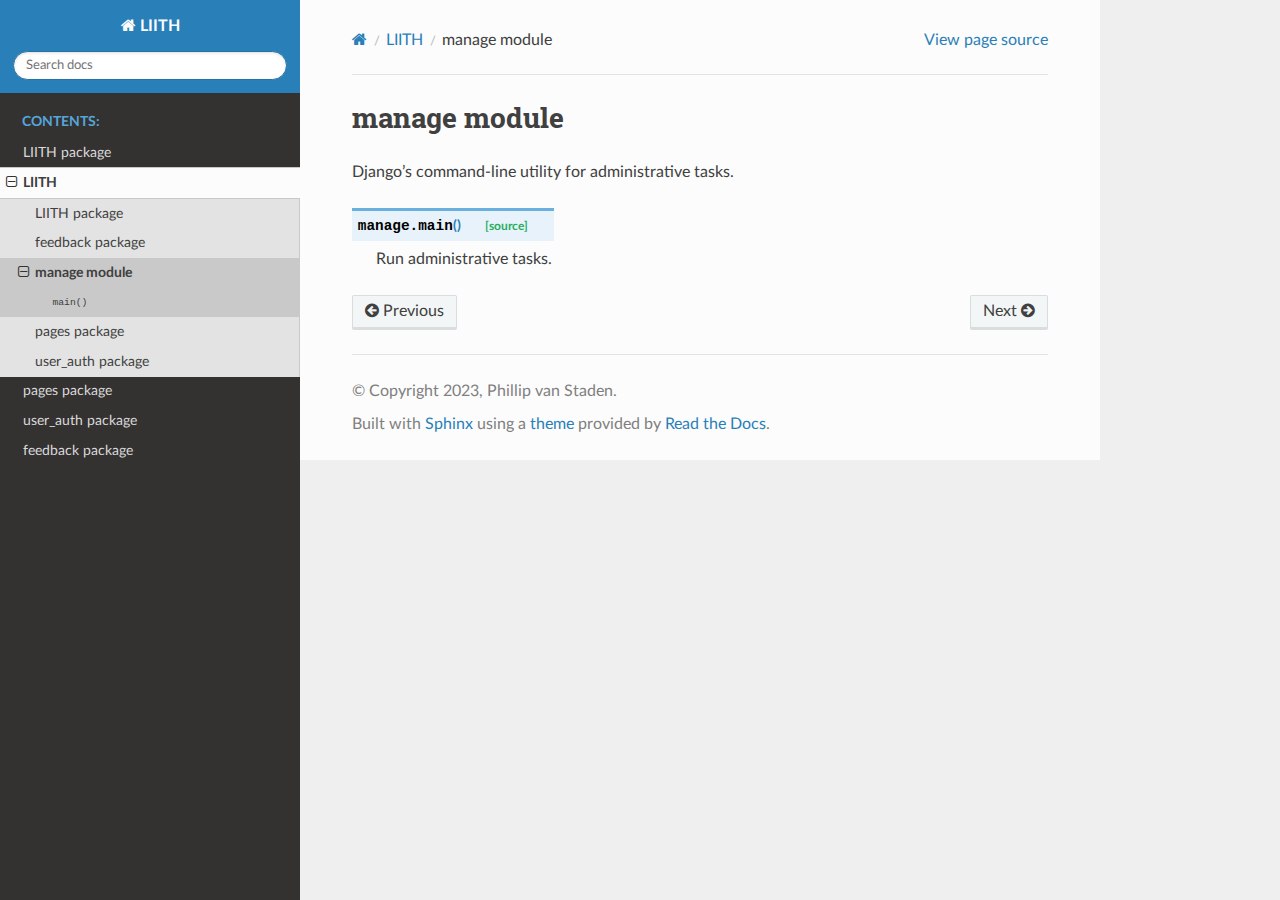
<file: docs/_build/html/manage.html>
<!DOCTYPE html>
<html class="writer-html5" lang="en" >
<head>
  <meta charset="utf-8" /><meta name="generator" content="Docutils 0.18.1: http://docutils.sourceforge.net/" />

  <meta name="viewport" content="width=device-width, initial-scale=1.0" />
  <title>manage module &mdash; LIITH 00.00.01 documentation</title>
      <link rel="stylesheet" href="_static/pygments.css" type="text/css" />
      <link rel="stylesheet" href="_static/css/theme.css" type="text/css" />
  <!--[if lt IE 9]>
    <script src="_static/js/html5shiv.min.js"></script>
  <![endif]-->
  
        <script src="_static/jquery.js"></script>
        <script src="_static/_sphinx_javascript_frameworks_compat.js"></script>
        <script data-url_root="./" id="documentation_options" src="_static/documentation_options.js"></script>
        <script src="_static/doctools.js"></script>
        <script src="_static/sphinx_highlight.js"></script>
    <script src="_static/js/theme.js"></script>
    <link rel="index" title="Index" href="genindex.html" />
    <link rel="search" title="Search" href="search.html" />
    <link rel="next" title="pages package" href="pages.html" />
    <link rel="prev" title="feedback.migrations package" href="feedback.migrations.html" /> 
</head>

<body class="wy-body-for-nav"> 
  <div class="wy-grid-for-nav">
    <nav data-toggle="wy-nav-shift" class="wy-nav-side">
      <div class="wy-side-scroll">
        <div class="wy-side-nav-search" >

          
          
          <a href="index.html" class="icon icon-home">
            LIITH
          </a>
<div role="search">
  <form id="rtd-search-form" class="wy-form" action="search.html" method="get">
    <input type="text" name="q" placeholder="Search docs" aria-label="Search docs" />
    <input type="hidden" name="check_keywords" value="yes" />
    <input type="hidden" name="area" value="default" />
  </form>
</div>
        </div><div class="wy-menu wy-menu-vertical" data-spy="affix" role="navigation" aria-label="Navigation menu">
              <p class="caption" role="heading"><span class="caption-text">Contents:</span></p>
<ul class="current">
<li class="toctree-l1"><a class="reference internal" href="LIITH.html">LIITH package</a></li>
<li class="toctree-l1 current"><a class="reference internal" href="modules.html">LIITH</a><ul class="current">
<li class="toctree-l2"><a class="reference internal" href="LIITH.html">LIITH package</a></li>
<li class="toctree-l2"><a class="reference internal" href="feedback.html">feedback package</a></li>
<li class="toctree-l2 current"><a class="current reference internal" href="#">manage module</a><ul>
<li class="toctree-l3"><a class="reference internal" href="#manage.main"><code class="docutils literal notranslate"><span class="pre">main()</span></code></a></li>
</ul>
</li>
<li class="toctree-l2"><a class="reference internal" href="pages.html">pages package</a></li>
<li class="toctree-l2"><a class="reference internal" href="user_auth.html">user_auth package</a></li>
</ul>
</li>
<li class="toctree-l1"><a class="reference internal" href="pages.html">pages package</a></li>
<li class="toctree-l1"><a class="reference internal" href="user_auth.html">user_auth package</a></li>
<li class="toctree-l1"><a class="reference internal" href="feedback.html">feedback package</a></li>
</ul>

        </div>
      </div>
    </nav>

    <section data-toggle="wy-nav-shift" class="wy-nav-content-wrap"><nav class="wy-nav-top" aria-label="Mobile navigation menu" >
          <i data-toggle="wy-nav-top" class="fa fa-bars"></i>
          <a href="index.html">LIITH</a>
      </nav>

      <div class="wy-nav-content">
        <div class="rst-content">
          <div role="navigation" aria-label="Page navigation">
  <ul class="wy-breadcrumbs">
      <li><a href="index.html" class="icon icon-home" aria-label="Home"></a></li>
          <li class="breadcrumb-item"><a href="modules.html">LIITH</a></li>
      <li class="breadcrumb-item active">manage module</li>
      <li class="wy-breadcrumbs-aside">
            <a href="_sources/manage.rst.txt" rel="nofollow"> View page source</a>
      </li>
  </ul>
  <hr/>
</div>
          <div role="main" class="document" itemscope="itemscope" itemtype="http://schema.org/Article">
           <div itemprop="articleBody">
             
  <section id="module-manage">
<span id="manage-module"></span><h1>manage module<a class="headerlink" href="#module-manage" title="Permalink to this heading"></a></h1>
<p>Django’s command-line utility for administrative tasks.</p>
<dl class="py function">
<dt class="sig sig-object py" id="manage.main">
<span class="sig-prename descclassname"><span class="pre">manage.</span></span><span class="sig-name descname"><span class="pre">main</span></span><span class="sig-paren">(</span><span class="sig-paren">)</span><a class="reference internal" href="_modules/manage.html#main"><span class="viewcode-link"><span class="pre">[source]</span></span></a><a class="headerlink" href="#manage.main" title="Permalink to this definition"></a></dt>
<dd><p>Run administrative tasks.</p>
</dd></dl>

</section>


           </div>
          </div>
          <footer><div class="rst-footer-buttons" role="navigation" aria-label="Footer">
        <a href="feedback.migrations.html" class="btn btn-neutral float-left" title="feedback.migrations package" accesskey="p" rel="prev"><span class="fa fa-arrow-circle-left" aria-hidden="true"></span> Previous</a>
        <a href="pages.html" class="btn btn-neutral float-right" title="pages package" accesskey="n" rel="next">Next <span class="fa fa-arrow-circle-right" aria-hidden="true"></span></a>
    </div>

  <hr/>

  <div role="contentinfo">
    <p>&#169; Copyright 2023, Phillip van Staden.</p>
  </div>

  Built with <a href="https://www.sphinx-doc.org/">Sphinx</a> using a
    <a href="https://github.com/readthedocs/sphinx_rtd_theme">theme</a>
    provided by <a href="https://readthedocs.org">Read the Docs</a>.
   

</footer>
        </div>
      </div>
    </section>
  </div>
  <script>
      jQuery(function () {
          SphinxRtdTheme.Navigation.enable(true);
      });
  </script> 

</body>
</html>
</file>
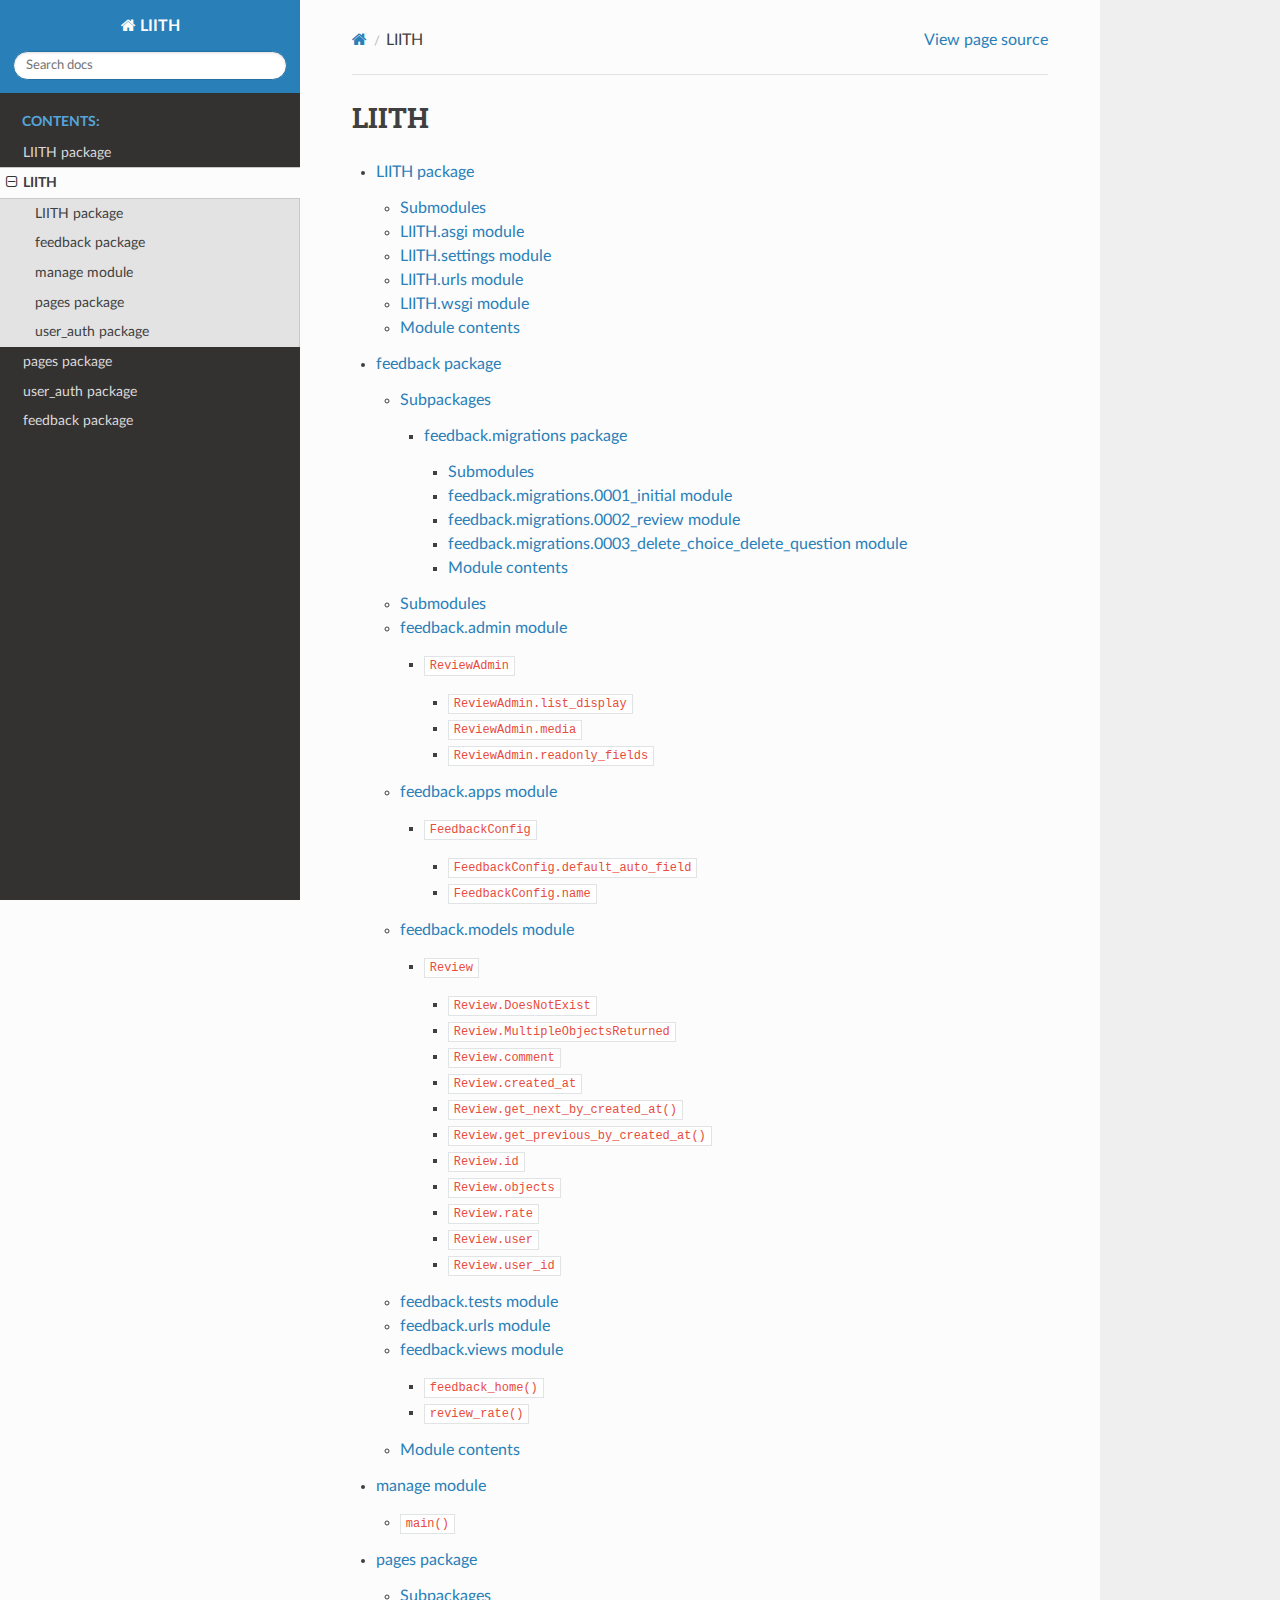
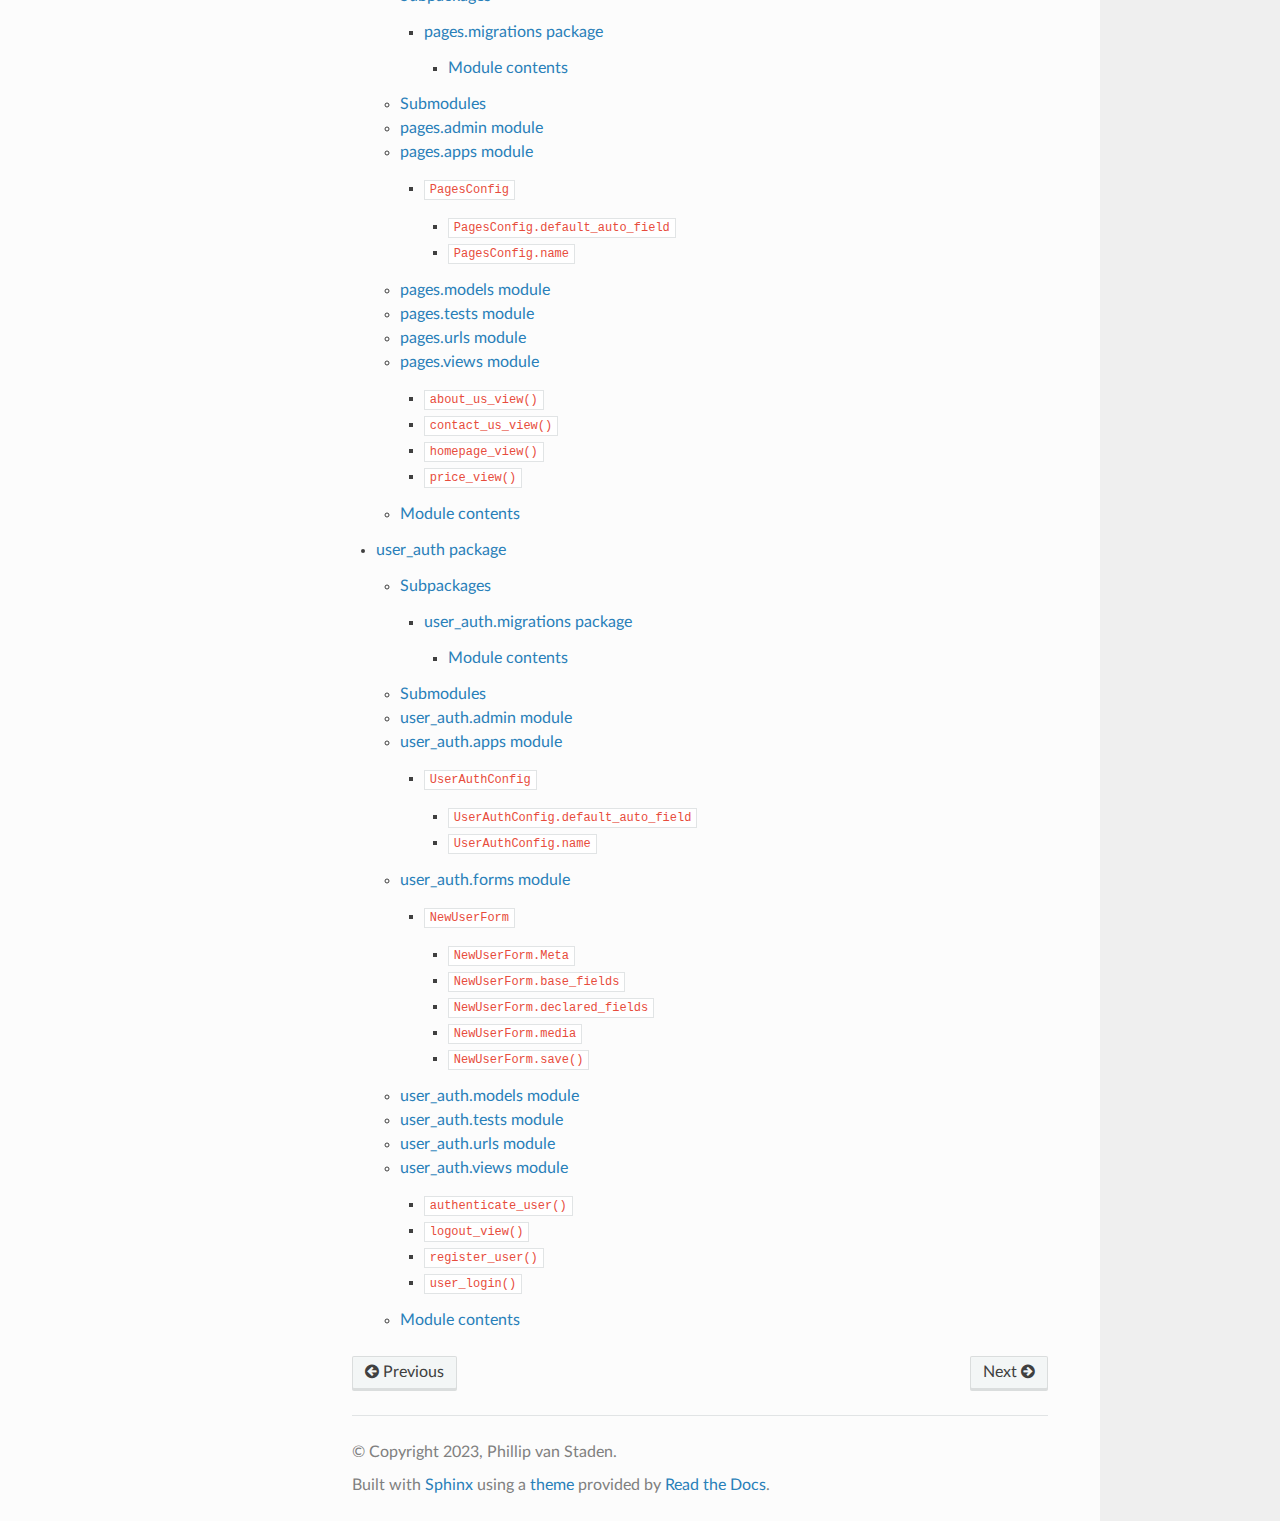
<file: docs/_build/html/modules.html>
<!DOCTYPE html>
<html class="writer-html5" lang="en" >
<head>
  <meta charset="utf-8" /><meta name="generator" content="Docutils 0.18.1: http://docutils.sourceforge.net/" />

  <meta name="viewport" content="width=device-width, initial-scale=1.0" />
  <title>LIITH &mdash; LIITH 00.00.01 documentation</title>
      <link rel="stylesheet" href="_static/pygments.css" type="text/css" />
      <link rel="stylesheet" href="_static/css/theme.css" type="text/css" />
  <!--[if lt IE 9]>
    <script src="_static/js/html5shiv.min.js"></script>
  <![endif]-->
  
        <script src="_static/jquery.js"></script>
        <script src="_static/_sphinx_javascript_frameworks_compat.js"></script>
        <script data-url_root="./" id="documentation_options" src="_static/documentation_options.js"></script>
        <script src="_static/doctools.js"></script>
        <script src="_static/sphinx_highlight.js"></script>
    <script src="_static/js/theme.js"></script>
    <link rel="index" title="Index" href="genindex.html" />
    <link rel="search" title="Search" href="search.html" />
    <link rel="next" title="feedback package" href="feedback.html" />
    <link rel="prev" title="LIITH package" href="LIITH.html" /> 
</head>

<body class="wy-body-for-nav"> 
  <div class="wy-grid-for-nav">
    <nav data-toggle="wy-nav-shift" class="wy-nav-side">
      <div class="wy-side-scroll">
        <div class="wy-side-nav-search" >

          
          
          <a href="index.html" class="icon icon-home">
            LIITH
          </a>
<div role="search">
  <form id="rtd-search-form" class="wy-form" action="search.html" method="get">
    <input type="text" name="q" placeholder="Search docs" aria-label="Search docs" />
    <input type="hidden" name="check_keywords" value="yes" />
    <input type="hidden" name="area" value="default" />
  </form>
</div>
        </div><div class="wy-menu wy-menu-vertical" data-spy="affix" role="navigation" aria-label="Navigation menu">
              <p class="caption" role="heading"><span class="caption-text">Contents:</span></p>
<ul class="current">
<li class="toctree-l1"><a class="reference internal" href="LIITH.html">LIITH package</a></li>
<li class="toctree-l1 current"><a class="current reference internal" href="#">LIITH</a><ul>
<li class="toctree-l2"><a class="reference internal" href="LIITH.html">LIITH package</a></li>
<li class="toctree-l2"><a class="reference internal" href="feedback.html">feedback package</a></li>
<li class="toctree-l2"><a class="reference internal" href="manage.html">manage module</a></li>
<li class="toctree-l2"><a class="reference internal" href="pages.html">pages package</a></li>
<li class="toctree-l2"><a class="reference internal" href="user_auth.html">user_auth package</a></li>
</ul>
</li>
<li class="toctree-l1"><a class="reference internal" href="pages.html">pages package</a></li>
<li class="toctree-l1"><a class="reference internal" href="user_auth.html">user_auth package</a></li>
<li class="toctree-l1"><a class="reference internal" href="feedback.html">feedback package</a></li>
</ul>

        </div>
      </div>
    </nav>

    <section data-toggle="wy-nav-shift" class="wy-nav-content-wrap"><nav class="wy-nav-top" aria-label="Mobile navigation menu" >
          <i data-toggle="wy-nav-top" class="fa fa-bars"></i>
          <a href="index.html">LIITH</a>
      </nav>

      <div class="wy-nav-content">
        <div class="rst-content">
          <div role="navigation" aria-label="Page navigation">
  <ul class="wy-breadcrumbs">
      <li><a href="index.html" class="icon icon-home" aria-label="Home"></a></li>
      <li class="breadcrumb-item active">LIITH</li>
      <li class="wy-breadcrumbs-aside">
            <a href="_sources/modules.rst.txt" rel="nofollow"> View page source</a>
      </li>
  </ul>
  <hr/>
</div>
          <div role="main" class="document" itemscope="itemscope" itemtype="http://schema.org/Article">
           <div itemprop="articleBody">
             
  <section id="liith">
<h1>LIITH<a class="headerlink" href="#liith" title="Permalink to this heading"></a></h1>
<div class="toctree-wrapper compound">
<ul>
<li class="toctree-l1"><a class="reference internal" href="LIITH.html">LIITH package</a><ul>
<li class="toctree-l2"><a class="reference internal" href="LIITH.html#submodules">Submodules</a></li>
<li class="toctree-l2"><a class="reference internal" href="LIITH.html#module-LIITH.asgi">LIITH.asgi module</a></li>
<li class="toctree-l2"><a class="reference internal" href="LIITH.html#module-LIITH.settings">LIITH.settings module</a></li>
<li class="toctree-l2"><a class="reference internal" href="LIITH.html#module-LIITH.urls">LIITH.urls module</a></li>
<li class="toctree-l2"><a class="reference internal" href="LIITH.html#module-LIITH.wsgi">LIITH.wsgi module</a></li>
<li class="toctree-l2"><a class="reference internal" href="LIITH.html#module-LIITH">Module contents</a></li>
</ul>
</li>
<li class="toctree-l1"><a class="reference internal" href="feedback.html">feedback package</a><ul>
<li class="toctree-l2"><a class="reference internal" href="feedback.html#subpackages">Subpackages</a><ul>
<li class="toctree-l3"><a class="reference internal" href="feedback.migrations.html">feedback.migrations package</a><ul>
<li class="toctree-l4"><a class="reference internal" href="feedback.migrations.html#submodules">Submodules</a></li>
<li class="toctree-l4"><a class="reference internal" href="feedback.migrations.html#module-feedback.migrations.0001_initial">feedback.migrations.0001_initial module</a></li>
<li class="toctree-l4"><a class="reference internal" href="feedback.migrations.html#module-feedback.migrations.0002_review">feedback.migrations.0002_review module</a></li>
<li class="toctree-l4"><a class="reference internal" href="feedback.migrations.html#module-feedback.migrations.0003_delete_choice_delete_question">feedback.migrations.0003_delete_choice_delete_question module</a></li>
<li class="toctree-l4"><a class="reference internal" href="feedback.migrations.html#module-feedback.migrations">Module contents</a></li>
</ul>
</li>
</ul>
</li>
<li class="toctree-l2"><a class="reference internal" href="feedback.html#submodules">Submodules</a></li>
<li class="toctree-l2"><a class="reference internal" href="feedback.html#module-feedback.admin">feedback.admin module</a><ul>
<li class="toctree-l3"><a class="reference internal" href="feedback.html#feedback.admin.ReviewAdmin"><code class="docutils literal notranslate"><span class="pre">ReviewAdmin</span></code></a><ul>
<li class="toctree-l4"><a class="reference internal" href="feedback.html#feedback.admin.ReviewAdmin.list_display"><code class="docutils literal notranslate"><span class="pre">ReviewAdmin.list_display</span></code></a></li>
<li class="toctree-l4"><a class="reference internal" href="feedback.html#feedback.admin.ReviewAdmin.media"><code class="docutils literal notranslate"><span class="pre">ReviewAdmin.media</span></code></a></li>
<li class="toctree-l4"><a class="reference internal" href="feedback.html#feedback.admin.ReviewAdmin.readonly_fields"><code class="docutils literal notranslate"><span class="pre">ReviewAdmin.readonly_fields</span></code></a></li>
</ul>
</li>
</ul>
</li>
<li class="toctree-l2"><a class="reference internal" href="feedback.html#module-feedback.apps">feedback.apps module</a><ul>
<li class="toctree-l3"><a class="reference internal" href="feedback.html#feedback.apps.FeedbackConfig"><code class="docutils literal notranslate"><span class="pre">FeedbackConfig</span></code></a><ul>
<li class="toctree-l4"><a class="reference internal" href="feedback.html#feedback.apps.FeedbackConfig.default_auto_field"><code class="docutils literal notranslate"><span class="pre">FeedbackConfig.default_auto_field</span></code></a></li>
<li class="toctree-l4"><a class="reference internal" href="feedback.html#feedback.apps.FeedbackConfig.name"><code class="docutils literal notranslate"><span class="pre">FeedbackConfig.name</span></code></a></li>
</ul>
</li>
</ul>
</li>
<li class="toctree-l2"><a class="reference internal" href="feedback.html#module-feedback.models">feedback.models module</a><ul>
<li class="toctree-l3"><a class="reference internal" href="feedback.html#feedback.models.Review"><code class="docutils literal notranslate"><span class="pre">Review</span></code></a><ul>
<li class="toctree-l4"><a class="reference internal" href="feedback.html#feedback.models.Review.DoesNotExist"><code class="docutils literal notranslate"><span class="pre">Review.DoesNotExist</span></code></a></li>
<li class="toctree-l4"><a class="reference internal" href="feedback.html#feedback.models.Review.MultipleObjectsReturned"><code class="docutils literal notranslate"><span class="pre">Review.MultipleObjectsReturned</span></code></a></li>
<li class="toctree-l4"><a class="reference internal" href="feedback.html#feedback.models.Review.comment"><code class="docutils literal notranslate"><span class="pre">Review.comment</span></code></a></li>
<li class="toctree-l4"><a class="reference internal" href="feedback.html#feedback.models.Review.created_at"><code class="docutils literal notranslate"><span class="pre">Review.created_at</span></code></a></li>
<li class="toctree-l4"><a class="reference internal" href="feedback.html#feedback.models.Review.get_next_by_created_at"><code class="docutils literal notranslate"><span class="pre">Review.get_next_by_created_at()</span></code></a></li>
<li class="toctree-l4"><a class="reference internal" href="feedback.html#feedback.models.Review.get_previous_by_created_at"><code class="docutils literal notranslate"><span class="pre">Review.get_previous_by_created_at()</span></code></a></li>
<li class="toctree-l4"><a class="reference internal" href="feedback.html#feedback.models.Review.id"><code class="docutils literal notranslate"><span class="pre">Review.id</span></code></a></li>
<li class="toctree-l4"><a class="reference internal" href="feedback.html#feedback.models.Review.objects"><code class="docutils literal notranslate"><span class="pre">Review.objects</span></code></a></li>
<li class="toctree-l4"><a class="reference internal" href="feedback.html#feedback.models.Review.rate"><code class="docutils literal notranslate"><span class="pre">Review.rate</span></code></a></li>
<li class="toctree-l4"><a class="reference internal" href="feedback.html#feedback.models.Review.user"><code class="docutils literal notranslate"><span class="pre">Review.user</span></code></a></li>
<li class="toctree-l4"><a class="reference internal" href="feedback.html#feedback.models.Review.user_id"><code class="docutils literal notranslate"><span class="pre">Review.user_id</span></code></a></li>
</ul>
</li>
</ul>
</li>
<li class="toctree-l2"><a class="reference internal" href="feedback.html#module-feedback.tests">feedback.tests module</a></li>
<li class="toctree-l2"><a class="reference internal" href="feedback.html#module-feedback.urls">feedback.urls module</a></li>
<li class="toctree-l2"><a class="reference internal" href="feedback.html#module-feedback.views">feedback.views module</a><ul>
<li class="toctree-l3"><a class="reference internal" href="feedback.html#feedback.views.feedback_home"><code class="docutils literal notranslate"><span class="pre">feedback_home()</span></code></a></li>
<li class="toctree-l3"><a class="reference internal" href="feedback.html#feedback.views.review_rate"><code class="docutils literal notranslate"><span class="pre">review_rate()</span></code></a></li>
</ul>
</li>
<li class="toctree-l2"><a class="reference internal" href="feedback.html#module-feedback">Module contents</a></li>
</ul>
</li>
<li class="toctree-l1"><a class="reference internal" href="manage.html">manage module</a><ul>
<li class="toctree-l2"><a class="reference internal" href="manage.html#manage.main"><code class="docutils literal notranslate"><span class="pre">main()</span></code></a></li>
</ul>
</li>
<li class="toctree-l1"><a class="reference internal" href="pages.html">pages package</a><ul>
<li class="toctree-l2"><a class="reference internal" href="pages.html#subpackages">Subpackages</a><ul>
<li class="toctree-l3"><a class="reference internal" href="pages.migrations.html">pages.migrations package</a><ul>
<li class="toctree-l4"><a class="reference internal" href="pages.migrations.html#module-pages.migrations">Module contents</a></li>
</ul>
</li>
</ul>
</li>
<li class="toctree-l2"><a class="reference internal" href="pages.html#submodules">Submodules</a></li>
<li class="toctree-l2"><a class="reference internal" href="pages.html#module-pages.admin">pages.admin module</a></li>
<li class="toctree-l2"><a class="reference internal" href="pages.html#module-pages.apps">pages.apps module</a><ul>
<li class="toctree-l3"><a class="reference internal" href="pages.html#pages.apps.PagesConfig"><code class="docutils literal notranslate"><span class="pre">PagesConfig</span></code></a><ul>
<li class="toctree-l4"><a class="reference internal" href="pages.html#pages.apps.PagesConfig.default_auto_field"><code class="docutils literal notranslate"><span class="pre">PagesConfig.default_auto_field</span></code></a></li>
<li class="toctree-l4"><a class="reference internal" href="pages.html#pages.apps.PagesConfig.name"><code class="docutils literal notranslate"><span class="pre">PagesConfig.name</span></code></a></li>
</ul>
</li>
</ul>
</li>
<li class="toctree-l2"><a class="reference internal" href="pages.html#module-pages.models">pages.models module</a></li>
<li class="toctree-l2"><a class="reference internal" href="pages.html#module-pages.tests">pages.tests module</a></li>
<li class="toctree-l2"><a class="reference internal" href="pages.html#module-pages.urls">pages.urls module</a></li>
<li class="toctree-l2"><a class="reference internal" href="pages.html#module-pages.views">pages.views module</a><ul>
<li class="toctree-l3"><a class="reference internal" href="pages.html#pages.views.about_us_view"><code class="docutils literal notranslate"><span class="pre">about_us_view()</span></code></a></li>
<li class="toctree-l3"><a class="reference internal" href="pages.html#pages.views.contact_us_view"><code class="docutils literal notranslate"><span class="pre">contact_us_view()</span></code></a></li>
<li class="toctree-l3"><a class="reference internal" href="pages.html#pages.views.homepage_view"><code class="docutils literal notranslate"><span class="pre">homepage_view()</span></code></a></li>
<li class="toctree-l3"><a class="reference internal" href="pages.html#pages.views.price_view"><code class="docutils literal notranslate"><span class="pre">price_view()</span></code></a></li>
</ul>
</li>
<li class="toctree-l2"><a class="reference internal" href="pages.html#module-pages">Module contents</a></li>
</ul>
</li>
<li class="toctree-l1"><a class="reference internal" href="user_auth.html">user_auth package</a><ul>
<li class="toctree-l2"><a class="reference internal" href="user_auth.html#subpackages">Subpackages</a><ul>
<li class="toctree-l3"><a class="reference internal" href="user_auth.migrations.html">user_auth.migrations package</a><ul>
<li class="toctree-l4"><a class="reference internal" href="user_auth.migrations.html#module-user_auth.migrations">Module contents</a></li>
</ul>
</li>
</ul>
</li>
<li class="toctree-l2"><a class="reference internal" href="user_auth.html#submodules">Submodules</a></li>
<li class="toctree-l2"><a class="reference internal" href="user_auth.html#module-user_auth.admin">user_auth.admin module</a></li>
<li class="toctree-l2"><a class="reference internal" href="user_auth.html#module-user_auth.apps">user_auth.apps module</a><ul>
<li class="toctree-l3"><a class="reference internal" href="user_auth.html#user_auth.apps.UserAuthConfig"><code class="docutils literal notranslate"><span class="pre">UserAuthConfig</span></code></a><ul>
<li class="toctree-l4"><a class="reference internal" href="user_auth.html#user_auth.apps.UserAuthConfig.default_auto_field"><code class="docutils literal notranslate"><span class="pre">UserAuthConfig.default_auto_field</span></code></a></li>
<li class="toctree-l4"><a class="reference internal" href="user_auth.html#user_auth.apps.UserAuthConfig.name"><code class="docutils literal notranslate"><span class="pre">UserAuthConfig.name</span></code></a></li>
</ul>
</li>
</ul>
</li>
<li class="toctree-l2"><a class="reference internal" href="user_auth.html#module-user_auth.forms">user_auth.forms module</a><ul>
<li class="toctree-l3"><a class="reference internal" href="user_auth.html#user_auth.forms.NewUserForm"><code class="docutils literal notranslate"><span class="pre">NewUserForm</span></code></a><ul>
<li class="toctree-l4"><a class="reference internal" href="user_auth.html#user_auth.forms.NewUserForm.Meta"><code class="docutils literal notranslate"><span class="pre">NewUserForm.Meta</span></code></a></li>
<li class="toctree-l4"><a class="reference internal" href="user_auth.html#user_auth.forms.NewUserForm.base_fields"><code class="docutils literal notranslate"><span class="pre">NewUserForm.base_fields</span></code></a></li>
<li class="toctree-l4"><a class="reference internal" href="user_auth.html#user_auth.forms.NewUserForm.declared_fields"><code class="docutils literal notranslate"><span class="pre">NewUserForm.declared_fields</span></code></a></li>
<li class="toctree-l4"><a class="reference internal" href="user_auth.html#user_auth.forms.NewUserForm.media"><code class="docutils literal notranslate"><span class="pre">NewUserForm.media</span></code></a></li>
<li class="toctree-l4"><a class="reference internal" href="user_auth.html#user_auth.forms.NewUserForm.save"><code class="docutils literal notranslate"><span class="pre">NewUserForm.save()</span></code></a></li>
</ul>
</li>
</ul>
</li>
<li class="toctree-l2"><a class="reference internal" href="user_auth.html#module-user_auth.models">user_auth.models module</a></li>
<li class="toctree-l2"><a class="reference internal" href="user_auth.html#module-user_auth.tests">user_auth.tests module</a></li>
<li class="toctree-l2"><a class="reference internal" href="user_auth.html#module-user_auth.urls">user_auth.urls module</a></li>
<li class="toctree-l2"><a class="reference internal" href="user_auth.html#module-user_auth.views">user_auth.views module</a><ul>
<li class="toctree-l3"><a class="reference internal" href="user_auth.html#user_auth.views.authenticate_user"><code class="docutils literal notranslate"><span class="pre">authenticate_user()</span></code></a></li>
<li class="toctree-l3"><a class="reference internal" href="user_auth.html#user_auth.views.logout_view"><code class="docutils literal notranslate"><span class="pre">logout_view()</span></code></a></li>
<li class="toctree-l3"><a class="reference internal" href="user_auth.html#user_auth.views.register_user"><code class="docutils literal notranslate"><span class="pre">register_user()</span></code></a></li>
<li class="toctree-l3"><a class="reference internal" href="user_auth.html#user_auth.views.user_login"><code class="docutils literal notranslate"><span class="pre">user_login()</span></code></a></li>
</ul>
</li>
<li class="toctree-l2"><a class="reference internal" href="user_auth.html#module-user_auth">Module contents</a></li>
</ul>
</li>
</ul>
</div>
</section>


           </div>
          </div>
          <footer><div class="rst-footer-buttons" role="navigation" aria-label="Footer">
        <a href="LIITH.html" class="btn btn-neutral float-left" title="LIITH package" accesskey="p" rel="prev"><span class="fa fa-arrow-circle-left" aria-hidden="true"></span> Previous</a>
        <a href="feedback.html" class="btn btn-neutral float-right" title="feedback package" accesskey="n" rel="next">Next <span class="fa fa-arrow-circle-right" aria-hidden="true"></span></a>
    </div>

  <hr/>

  <div role="contentinfo">
    <p>&#169; Copyright 2023, Phillip van Staden.</p>
  </div>

  Built with <a href="https://www.sphinx-doc.org/">Sphinx</a> using a
    <a href="https://github.com/readthedocs/sphinx_rtd_theme">theme</a>
    provided by <a href="https://readthedocs.org">Read the Docs</a>.
   

</footer>
        </div>
      </div>
    </section>
  </div>
  <script>
      jQuery(function () {
          SphinxRtdTheme.Navigation.enable(true);
      });
  </script> 

</body>
</html>
</file>
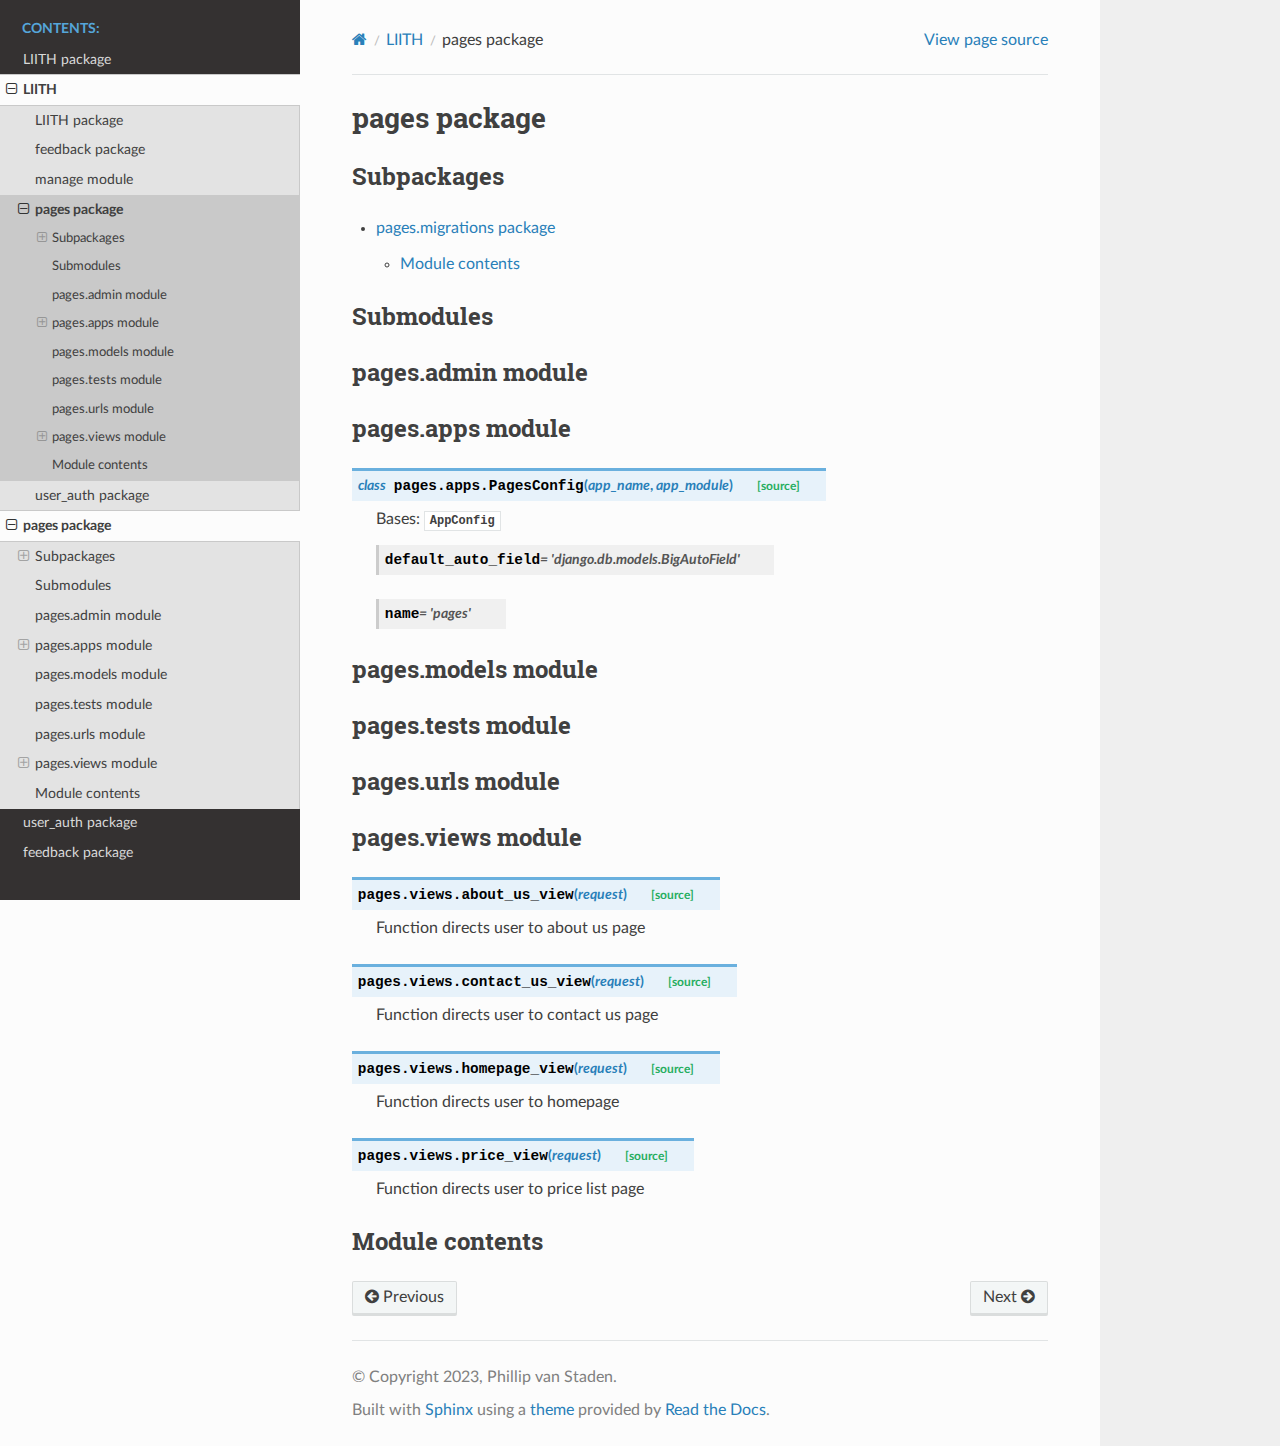
<file: docs/_build/html/pages.html>
<!DOCTYPE html>
<html class="writer-html5" lang="en" >
<head>
  <meta charset="utf-8" /><meta name="generator" content="Docutils 0.18.1: http://docutils.sourceforge.net/" />

  <meta name="viewport" content="width=device-width, initial-scale=1.0" />
  <title>pages package &mdash; LIITH 00.00.01 documentation</title>
      <link rel="stylesheet" href="_static/pygments.css" type="text/css" />
      <link rel="stylesheet" href="_static/css/theme.css" type="text/css" />
  <!--[if lt IE 9]>
    <script src="_static/js/html5shiv.min.js"></script>
  <![endif]-->
  
        <script src="_static/jquery.js"></script>
        <script src="_static/_sphinx_javascript_frameworks_compat.js"></script>
        <script data-url_root="./" id="documentation_options" src="_static/documentation_options.js"></script>
        <script src="_static/doctools.js"></script>
        <script src="_static/sphinx_highlight.js"></script>
    <script src="_static/js/theme.js"></script>
    <link rel="index" title="Index" href="genindex.html" />
    <link rel="search" title="Search" href="search.html" />
    <link rel="next" title="pages.migrations package" href="pages.migrations.html" />
    <link rel="prev" title="manage module" href="manage.html" /> 
</head>

<body class="wy-body-for-nav"> 
  <div class="wy-grid-for-nav">
    <nav data-toggle="wy-nav-shift" class="wy-nav-side">
      <div class="wy-side-scroll">
        <div class="wy-side-nav-search" >

          
          
          <a href="index.html" class="icon icon-home">
            LIITH
          </a>
<div role="search">
  <form id="rtd-search-form" class="wy-form" action="search.html" method="get">
    <input type="text" name="q" placeholder="Search docs" aria-label="Search docs" />
    <input type="hidden" name="check_keywords" value="yes" />
    <input type="hidden" name="area" value="default" />
  </form>
</div>
        </div><div class="wy-menu wy-menu-vertical" data-spy="affix" role="navigation" aria-label="Navigation menu">
              <p class="caption" role="heading"><span class="caption-text">Contents:</span></p>
<ul class="current">
<li class="toctree-l1"><a class="reference internal" href="LIITH.html">LIITH package</a></li>
<li class="toctree-l1 current"><a class="reference internal" href="modules.html">LIITH</a><ul class="current">
<li class="toctree-l2"><a class="reference internal" href="LIITH.html">LIITH package</a></li>
<li class="toctree-l2"><a class="reference internal" href="feedback.html">feedback package</a></li>
<li class="toctree-l2"><a class="reference internal" href="manage.html">manage module</a></li>
<li class="toctree-l2 current"><a class="current reference internal" href="#">pages package</a><ul>
<li class="toctree-l3"><a class="reference internal" href="#subpackages">Subpackages</a><ul>
<li class="toctree-l4"><a class="reference internal" href="pages.migrations.html">pages.migrations package</a></li>
</ul>
</li>
<li class="toctree-l3"><a class="reference internal" href="#submodules">Submodules</a></li>
<li class="toctree-l3"><a class="reference internal" href="#module-pages.admin">pages.admin module</a></li>
<li class="toctree-l3"><a class="reference internal" href="#module-pages.apps">pages.apps module</a><ul>
<li class="toctree-l4"><a class="reference internal" href="#pages.apps.PagesConfig"><code class="docutils literal notranslate"><span class="pre">PagesConfig</span></code></a></li>
</ul>
</li>
<li class="toctree-l3"><a class="reference internal" href="#module-pages.models">pages.models module</a></li>
<li class="toctree-l3"><a class="reference internal" href="#module-pages.tests">pages.tests module</a></li>
<li class="toctree-l3"><a class="reference internal" href="#module-pages.urls">pages.urls module</a></li>
<li class="toctree-l3"><a class="reference internal" href="#module-pages.views">pages.views module</a><ul>
<li class="toctree-l4"><a class="reference internal" href="#pages.views.about_us_view"><code class="docutils literal notranslate"><span class="pre">about_us_view()</span></code></a></li>
<li class="toctree-l4"><a class="reference internal" href="#pages.views.contact_us_view"><code class="docutils literal notranslate"><span class="pre">contact_us_view()</span></code></a></li>
<li class="toctree-l4"><a class="reference internal" href="#pages.views.homepage_view"><code class="docutils literal notranslate"><span class="pre">homepage_view()</span></code></a></li>
<li class="toctree-l4"><a class="reference internal" href="#pages.views.price_view"><code class="docutils literal notranslate"><span class="pre">price_view()</span></code></a></li>
</ul>
</li>
<li class="toctree-l3"><a class="reference internal" href="#module-pages">Module contents</a></li>
</ul>
</li>
<li class="toctree-l2"><a class="reference internal" href="user_auth.html">user_auth package</a></li>
</ul>
</li>
<li class="toctree-l1 current"><a class="current reference internal" href="#">pages package</a><ul>
<li class="toctree-l2"><a class="reference internal" href="#subpackages">Subpackages</a><ul>
<li class="toctree-l3"><a class="reference internal" href="pages.migrations.html">pages.migrations package</a></li>
</ul>
</li>
<li class="toctree-l2"><a class="reference internal" href="#submodules">Submodules</a></li>
<li class="toctree-l2"><a class="reference internal" href="#module-pages.admin">pages.admin module</a></li>
<li class="toctree-l2"><a class="reference internal" href="#module-pages.apps">pages.apps module</a><ul>
<li class="toctree-l3"><a class="reference internal" href="#pages.apps.PagesConfig"><code class="docutils literal notranslate"><span class="pre">PagesConfig</span></code></a><ul>
<li class="toctree-l4"><a class="reference internal" href="#pages.apps.PagesConfig.default_auto_field"><code class="docutils literal notranslate"><span class="pre">PagesConfig.default_auto_field</span></code></a></li>
<li class="toctree-l4"><a class="reference internal" href="#pages.apps.PagesConfig.name"><code class="docutils literal notranslate"><span class="pre">PagesConfig.name</span></code></a></li>
</ul>
</li>
</ul>
</li>
<li class="toctree-l2"><a class="reference internal" href="#module-pages.models">pages.models module</a></li>
<li class="toctree-l2"><a class="reference internal" href="#module-pages.tests">pages.tests module</a></li>
<li class="toctree-l2"><a class="reference internal" href="#module-pages.urls">pages.urls module</a></li>
<li class="toctree-l2"><a class="reference internal" href="#module-pages.views">pages.views module</a><ul>
<li class="toctree-l3"><a class="reference internal" href="#pages.views.about_us_view"><code class="docutils literal notranslate"><span class="pre">about_us_view()</span></code></a></li>
<li class="toctree-l3"><a class="reference internal" href="#pages.views.contact_us_view"><code class="docutils literal notranslate"><span class="pre">contact_us_view()</span></code></a></li>
<li class="toctree-l3"><a class="reference internal" href="#pages.views.homepage_view"><code class="docutils literal notranslate"><span class="pre">homepage_view()</span></code></a></li>
<li class="toctree-l3"><a class="reference internal" href="#pages.views.price_view"><code class="docutils literal notranslate"><span class="pre">price_view()</span></code></a></li>
</ul>
</li>
<li class="toctree-l2"><a class="reference internal" href="#module-pages">Module contents</a></li>
</ul>
</li>
<li class="toctree-l1"><a class="reference internal" href="user_auth.html">user_auth package</a></li>
<li class="toctree-l1"><a class="reference internal" href="feedback.html">feedback package</a></li>
</ul>

        </div>
      </div>
    </nav>

    <section data-toggle="wy-nav-shift" class="wy-nav-content-wrap"><nav class="wy-nav-top" aria-label="Mobile navigation menu" >
          <i data-toggle="wy-nav-top" class="fa fa-bars"></i>
          <a href="index.html">LIITH</a>
      </nav>

      <div class="wy-nav-content">
        <div class="rst-content">
          <div role="navigation" aria-label="Page navigation">
  <ul class="wy-breadcrumbs">
      <li><a href="index.html" class="icon icon-home" aria-label="Home"></a></li>
          <li class="breadcrumb-item"><a href="modules.html">LIITH</a></li>
      <li class="breadcrumb-item active">pages package</li>
      <li class="wy-breadcrumbs-aside">
            <a href="_sources/pages.rst.txt" rel="nofollow"> View page source</a>
      </li>
  </ul>
  <hr/>
</div>
          <div role="main" class="document" itemscope="itemscope" itemtype="http://schema.org/Article">
           <div itemprop="articleBody">
             
  <section id="pages-package">
<h1>pages package<a class="headerlink" href="#pages-package" title="Permalink to this heading"></a></h1>
<section id="subpackages">
<h2>Subpackages<a class="headerlink" href="#subpackages" title="Permalink to this heading"></a></h2>
<div class="toctree-wrapper compound">
<ul>
<li class="toctree-l1"><a class="reference internal" href="pages.migrations.html">pages.migrations package</a><ul>
<li class="toctree-l2"><a class="reference internal" href="pages.migrations.html#module-pages.migrations">Module contents</a></li>
</ul>
</li>
</ul>
</div>
</section>
<section id="submodules">
<h2>Submodules<a class="headerlink" href="#submodules" title="Permalink to this heading"></a></h2>
</section>
<section id="module-pages.admin">
<span id="pages-admin-module"></span><h2>pages.admin module<a class="headerlink" href="#module-pages.admin" title="Permalink to this heading"></a></h2>
</section>
<section id="module-pages.apps">
<span id="pages-apps-module"></span><h2>pages.apps module<a class="headerlink" href="#module-pages.apps" title="Permalink to this heading"></a></h2>
<dl class="py class">
<dt class="sig sig-object py" id="pages.apps.PagesConfig">
<em class="property"><span class="pre">class</span><span class="w"> </span></em><span class="sig-prename descclassname"><span class="pre">pages.apps.</span></span><span class="sig-name descname"><span class="pre">PagesConfig</span></span><span class="sig-paren">(</span><em class="sig-param"><span class="n"><span class="pre">app_name</span></span></em>, <em class="sig-param"><span class="n"><span class="pre">app_module</span></span></em><span class="sig-paren">)</span><a class="reference internal" href="_modules/pages/apps.html#PagesConfig"><span class="viewcode-link"><span class="pre">[source]</span></span></a><a class="headerlink" href="#pages.apps.PagesConfig" title="Permalink to this definition"></a></dt>
<dd><p>Bases: <code class="xref py py-class docutils literal notranslate"><span class="pre">AppConfig</span></code></p>
<dl class="py attribute">
<dt class="sig sig-object py" id="pages.apps.PagesConfig.default_auto_field">
<span class="sig-name descname"><span class="pre">default_auto_field</span></span><em class="property"><span class="w"> </span><span class="p"><span class="pre">=</span></span><span class="w"> </span><span class="pre">'django.db.models.BigAutoField'</span></em><a class="headerlink" href="#pages.apps.PagesConfig.default_auto_field" title="Permalink to this definition"></a></dt>
<dd></dd></dl>

<dl class="py attribute">
<dt class="sig sig-object py" id="pages.apps.PagesConfig.name">
<span class="sig-name descname"><span class="pre">name</span></span><em class="property"><span class="w"> </span><span class="p"><span class="pre">=</span></span><span class="w"> </span><span class="pre">'pages'</span></em><a class="headerlink" href="#pages.apps.PagesConfig.name" title="Permalink to this definition"></a></dt>
<dd></dd></dl>

</dd></dl>

</section>
<section id="module-pages.models">
<span id="pages-models-module"></span><h2>pages.models module<a class="headerlink" href="#module-pages.models" title="Permalink to this heading"></a></h2>
</section>
<section id="module-pages.tests">
<span id="pages-tests-module"></span><h2>pages.tests module<a class="headerlink" href="#module-pages.tests" title="Permalink to this heading"></a></h2>
</section>
<section id="module-pages.urls">
<span id="pages-urls-module"></span><h2>pages.urls module<a class="headerlink" href="#module-pages.urls" title="Permalink to this heading"></a></h2>
</section>
<section id="module-pages.views">
<span id="pages-views-module"></span><h2>pages.views module<a class="headerlink" href="#module-pages.views" title="Permalink to this heading"></a></h2>
<dl class="py function">
<dt class="sig sig-object py" id="pages.views.about_us_view">
<span class="sig-prename descclassname"><span class="pre">pages.views.</span></span><span class="sig-name descname"><span class="pre">about_us_view</span></span><span class="sig-paren">(</span><em class="sig-param"><span class="n"><span class="pre">request</span></span></em><span class="sig-paren">)</span><a class="reference internal" href="_modules/pages/views.html#about_us_view"><span class="viewcode-link"><span class="pre">[source]</span></span></a><a class="headerlink" href="#pages.views.about_us_view" title="Permalink to this definition"></a></dt>
<dd><p>Function directs user to about us page</p>
</dd></dl>

<dl class="py function">
<dt class="sig sig-object py" id="pages.views.contact_us_view">
<span class="sig-prename descclassname"><span class="pre">pages.views.</span></span><span class="sig-name descname"><span class="pre">contact_us_view</span></span><span class="sig-paren">(</span><em class="sig-param"><span class="n"><span class="pre">request</span></span></em><span class="sig-paren">)</span><a class="reference internal" href="_modules/pages/views.html#contact_us_view"><span class="viewcode-link"><span class="pre">[source]</span></span></a><a class="headerlink" href="#pages.views.contact_us_view" title="Permalink to this definition"></a></dt>
<dd><p>Function directs user to contact us page</p>
</dd></dl>

<dl class="py function">
<dt class="sig sig-object py" id="pages.views.homepage_view">
<span class="sig-prename descclassname"><span class="pre">pages.views.</span></span><span class="sig-name descname"><span class="pre">homepage_view</span></span><span class="sig-paren">(</span><em class="sig-param"><span class="n"><span class="pre">request</span></span></em><span class="sig-paren">)</span><a class="reference internal" href="_modules/pages/views.html#homepage_view"><span class="viewcode-link"><span class="pre">[source]</span></span></a><a class="headerlink" href="#pages.views.homepage_view" title="Permalink to this definition"></a></dt>
<dd><p>Function directs user to homepage</p>
</dd></dl>

<dl class="py function">
<dt class="sig sig-object py" id="pages.views.price_view">
<span class="sig-prename descclassname"><span class="pre">pages.views.</span></span><span class="sig-name descname"><span class="pre">price_view</span></span><span class="sig-paren">(</span><em class="sig-param"><span class="n"><span class="pre">request</span></span></em><span class="sig-paren">)</span><a class="reference internal" href="_modules/pages/views.html#price_view"><span class="viewcode-link"><span class="pre">[source]</span></span></a><a class="headerlink" href="#pages.views.price_view" title="Permalink to this definition"></a></dt>
<dd><p>Function directs user to price list page</p>
</dd></dl>

</section>
<section id="module-pages">
<span id="module-contents"></span><h2>Module contents<a class="headerlink" href="#module-pages" title="Permalink to this heading"></a></h2>
</section>
</section>


           </div>
          </div>
          <footer><div class="rst-footer-buttons" role="navigation" aria-label="Footer">
        <a href="manage.html" class="btn btn-neutral float-left" title="manage module" accesskey="p" rel="prev"><span class="fa fa-arrow-circle-left" aria-hidden="true"></span> Previous</a>
        <a href="pages.migrations.html" class="btn btn-neutral float-right" title="pages.migrations package" accesskey="n" rel="next">Next <span class="fa fa-arrow-circle-right" aria-hidden="true"></span></a>
    </div>

  <hr/>

  <div role="contentinfo">
    <p>&#169; Copyright 2023, Phillip van Staden.</p>
  </div>

  Built with <a href="https://www.sphinx-doc.org/">Sphinx</a> using a
    <a href="https://github.com/readthedocs/sphinx_rtd_theme">theme</a>
    provided by <a href="https://readthedocs.org">Read the Docs</a>.
   

</footer>
        </div>
      </div>
    </section>
  </div>
  <script>
      jQuery(function () {
          SphinxRtdTheme.Navigation.enable(true);
      });
  </script> 

</body>
</html>
</file>
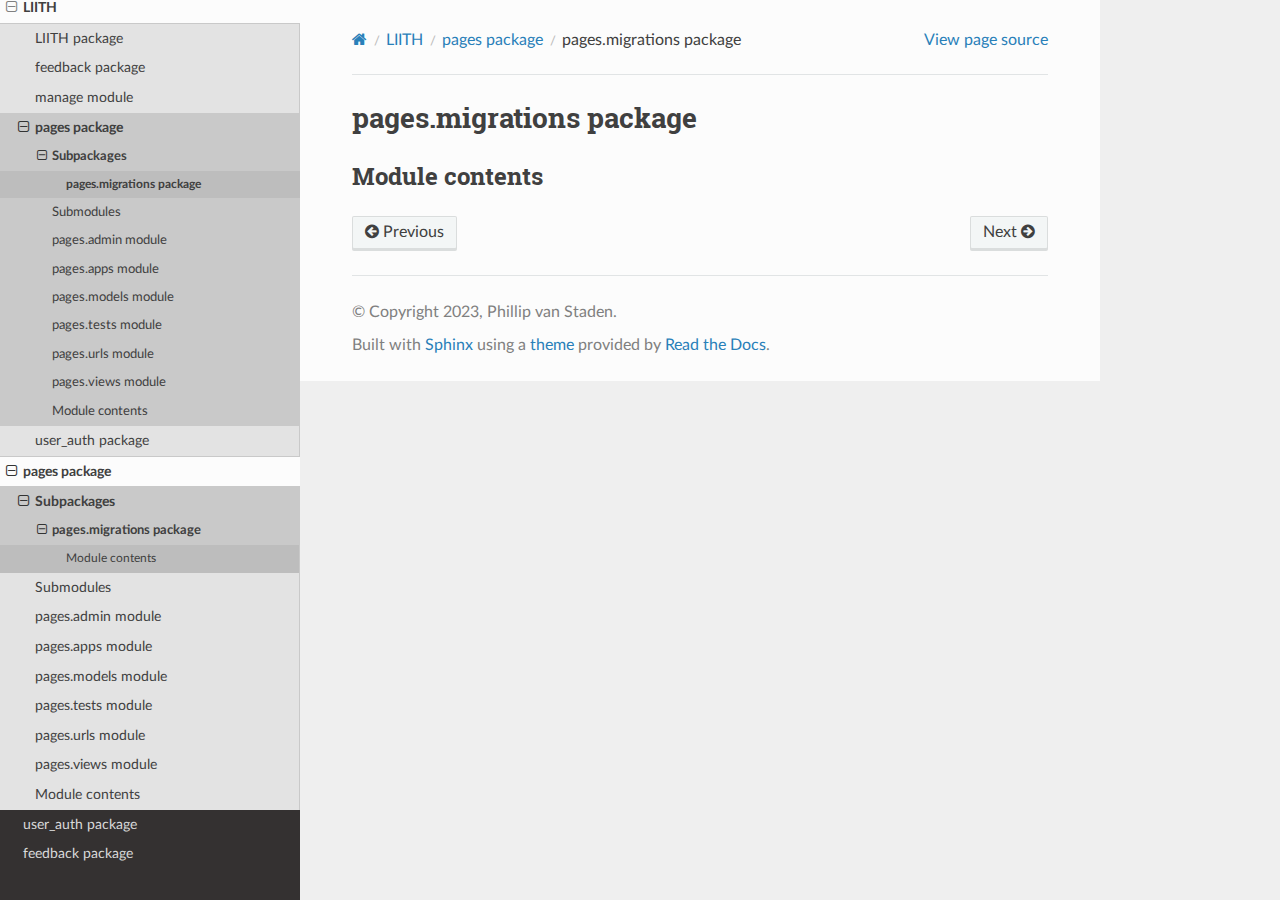
<file: docs/_build/html/pages.migrations.html>
<!DOCTYPE html>
<html class="writer-html5" lang="en" >
<head>
  <meta charset="utf-8" /><meta name="generator" content="Docutils 0.18.1: http://docutils.sourceforge.net/" />

  <meta name="viewport" content="width=device-width, initial-scale=1.0" />
  <title>pages.migrations package &mdash; LIITH 00.00.01 documentation</title>
      <link rel="stylesheet" href="_static/pygments.css" type="text/css" />
      <link rel="stylesheet" href="_static/css/theme.css" type="text/css" />
  <!--[if lt IE 9]>
    <script src="_static/js/html5shiv.min.js"></script>
  <![endif]-->
  
        <script src="_static/jquery.js"></script>
        <script src="_static/_sphinx_javascript_frameworks_compat.js"></script>
        <script data-url_root="./" id="documentation_options" src="_static/documentation_options.js"></script>
        <script src="_static/doctools.js"></script>
        <script src="_static/sphinx_highlight.js"></script>
    <script src="_static/js/theme.js"></script>
    <link rel="index" title="Index" href="genindex.html" />
    <link rel="search" title="Search" href="search.html" />
    <link rel="next" title="user_auth package" href="user_auth.html" />
    <link rel="prev" title="pages package" href="pages.html" /> 
</head>

<body class="wy-body-for-nav"> 
  <div class="wy-grid-for-nav">
    <nav data-toggle="wy-nav-shift" class="wy-nav-side">
      <div class="wy-side-scroll">
        <div class="wy-side-nav-search" >

          
          
          <a href="index.html" class="icon icon-home">
            LIITH
          </a>
<div role="search">
  <form id="rtd-search-form" class="wy-form" action="search.html" method="get">
    <input type="text" name="q" placeholder="Search docs" aria-label="Search docs" />
    <input type="hidden" name="check_keywords" value="yes" />
    <input type="hidden" name="area" value="default" />
  </form>
</div>
        </div><div class="wy-menu wy-menu-vertical" data-spy="affix" role="navigation" aria-label="Navigation menu">
              <p class="caption" role="heading"><span class="caption-text">Contents:</span></p>
<ul class="current">
<li class="toctree-l1"><a class="reference internal" href="LIITH.html">LIITH package</a></li>
<li class="toctree-l1 current"><a class="reference internal" href="modules.html">LIITH</a><ul class="current">
<li class="toctree-l2"><a class="reference internal" href="LIITH.html">LIITH package</a></li>
<li class="toctree-l2"><a class="reference internal" href="feedback.html">feedback package</a></li>
<li class="toctree-l2"><a class="reference internal" href="manage.html">manage module</a></li>
<li class="toctree-l2 current"><a class="reference internal" href="pages.html">pages package</a><ul class="current">
<li class="toctree-l3 current"><a class="reference internal" href="pages.html#subpackages">Subpackages</a><ul class="current">
<li class="toctree-l4 current"><a class="current reference internal" href="#">pages.migrations package</a></li>
</ul>
</li>
<li class="toctree-l3"><a class="reference internal" href="pages.html#submodules">Submodules</a></li>
<li class="toctree-l3"><a class="reference internal" href="pages.html#module-pages.admin">pages.admin module</a></li>
<li class="toctree-l3"><a class="reference internal" href="pages.html#module-pages.apps">pages.apps module</a></li>
<li class="toctree-l3"><a class="reference internal" href="pages.html#module-pages.models">pages.models module</a></li>
<li class="toctree-l3"><a class="reference internal" href="pages.html#module-pages.tests">pages.tests module</a></li>
<li class="toctree-l3"><a class="reference internal" href="pages.html#module-pages.urls">pages.urls module</a></li>
<li class="toctree-l3"><a class="reference internal" href="pages.html#module-pages.views">pages.views module</a></li>
<li class="toctree-l3"><a class="reference internal" href="pages.html#module-pages">Module contents</a></li>
</ul>
</li>
<li class="toctree-l2"><a class="reference internal" href="user_auth.html">user_auth package</a></li>
</ul>
</li>
<li class="toctree-l1 current"><a class="reference internal" href="pages.html">pages package</a><ul class="current">
<li class="toctree-l2 current"><a class="reference internal" href="pages.html#subpackages">Subpackages</a><ul class="current">
<li class="toctree-l3 current"><a class="current reference internal" href="#">pages.migrations package</a><ul>
<li class="toctree-l4"><a class="reference internal" href="#module-pages.migrations">Module contents</a></li>
</ul>
</li>
</ul>
</li>
<li class="toctree-l2"><a class="reference internal" href="pages.html#submodules">Submodules</a></li>
<li class="toctree-l2"><a class="reference internal" href="pages.html#module-pages.admin">pages.admin module</a></li>
<li class="toctree-l2"><a class="reference internal" href="pages.html#module-pages.apps">pages.apps module</a></li>
<li class="toctree-l2"><a class="reference internal" href="pages.html#module-pages.models">pages.models module</a></li>
<li class="toctree-l2"><a class="reference internal" href="pages.html#module-pages.tests">pages.tests module</a></li>
<li class="toctree-l2"><a class="reference internal" href="pages.html#module-pages.urls">pages.urls module</a></li>
<li class="toctree-l2"><a class="reference internal" href="pages.html#module-pages.views">pages.views module</a></li>
<li class="toctree-l2"><a class="reference internal" href="pages.html#module-pages">Module contents</a></li>
</ul>
</li>
<li class="toctree-l1"><a class="reference internal" href="user_auth.html">user_auth package</a></li>
<li class="toctree-l1"><a class="reference internal" href="feedback.html">feedback package</a></li>
</ul>

        </div>
      </div>
    </nav>

    <section data-toggle="wy-nav-shift" class="wy-nav-content-wrap"><nav class="wy-nav-top" aria-label="Mobile navigation menu" >
          <i data-toggle="wy-nav-top" class="fa fa-bars"></i>
          <a href="index.html">LIITH</a>
      </nav>

      <div class="wy-nav-content">
        <div class="rst-content">
          <div role="navigation" aria-label="Page navigation">
  <ul class="wy-breadcrumbs">
      <li><a href="index.html" class="icon icon-home" aria-label="Home"></a></li>
          <li class="breadcrumb-item"><a href="modules.html">LIITH</a></li>
          <li class="breadcrumb-item"><a href="pages.html">pages package</a></li>
      <li class="breadcrumb-item active">pages.migrations package</li>
      <li class="wy-breadcrumbs-aside">
            <a href="_sources/pages.migrations.rst.txt" rel="nofollow"> View page source</a>
      </li>
  </ul>
  <hr/>
</div>
          <div role="main" class="document" itemscope="itemscope" itemtype="http://schema.org/Article">
           <div itemprop="articleBody">
             
  <section id="pages-migrations-package">
<h1>pages.migrations package<a class="headerlink" href="#pages-migrations-package" title="Permalink to this heading"></a></h1>
<section id="module-pages.migrations">
<span id="module-contents"></span><h2>Module contents<a class="headerlink" href="#module-pages.migrations" title="Permalink to this heading"></a></h2>
</section>
</section>


           </div>
          </div>
          <footer><div class="rst-footer-buttons" role="navigation" aria-label="Footer">
        <a href="pages.html" class="btn btn-neutral float-left" title="pages package" accesskey="p" rel="prev"><span class="fa fa-arrow-circle-left" aria-hidden="true"></span> Previous</a>
        <a href="user_auth.html" class="btn btn-neutral float-right" title="user_auth package" accesskey="n" rel="next">Next <span class="fa fa-arrow-circle-right" aria-hidden="true"></span></a>
    </div>

  <hr/>

  <div role="contentinfo">
    <p>&#169; Copyright 2023, Phillip van Staden.</p>
  </div>

  Built with <a href="https://www.sphinx-doc.org/">Sphinx</a> using a
    <a href="https://github.com/readthedocs/sphinx_rtd_theme">theme</a>
    provided by <a href="https://readthedocs.org">Read the Docs</a>.
   

</footer>
        </div>
      </div>
    </section>
  </div>
  <script>
      jQuery(function () {
          SphinxRtdTheme.Navigation.enable(true);
      });
  </script> 

</body>
</html>
</file>
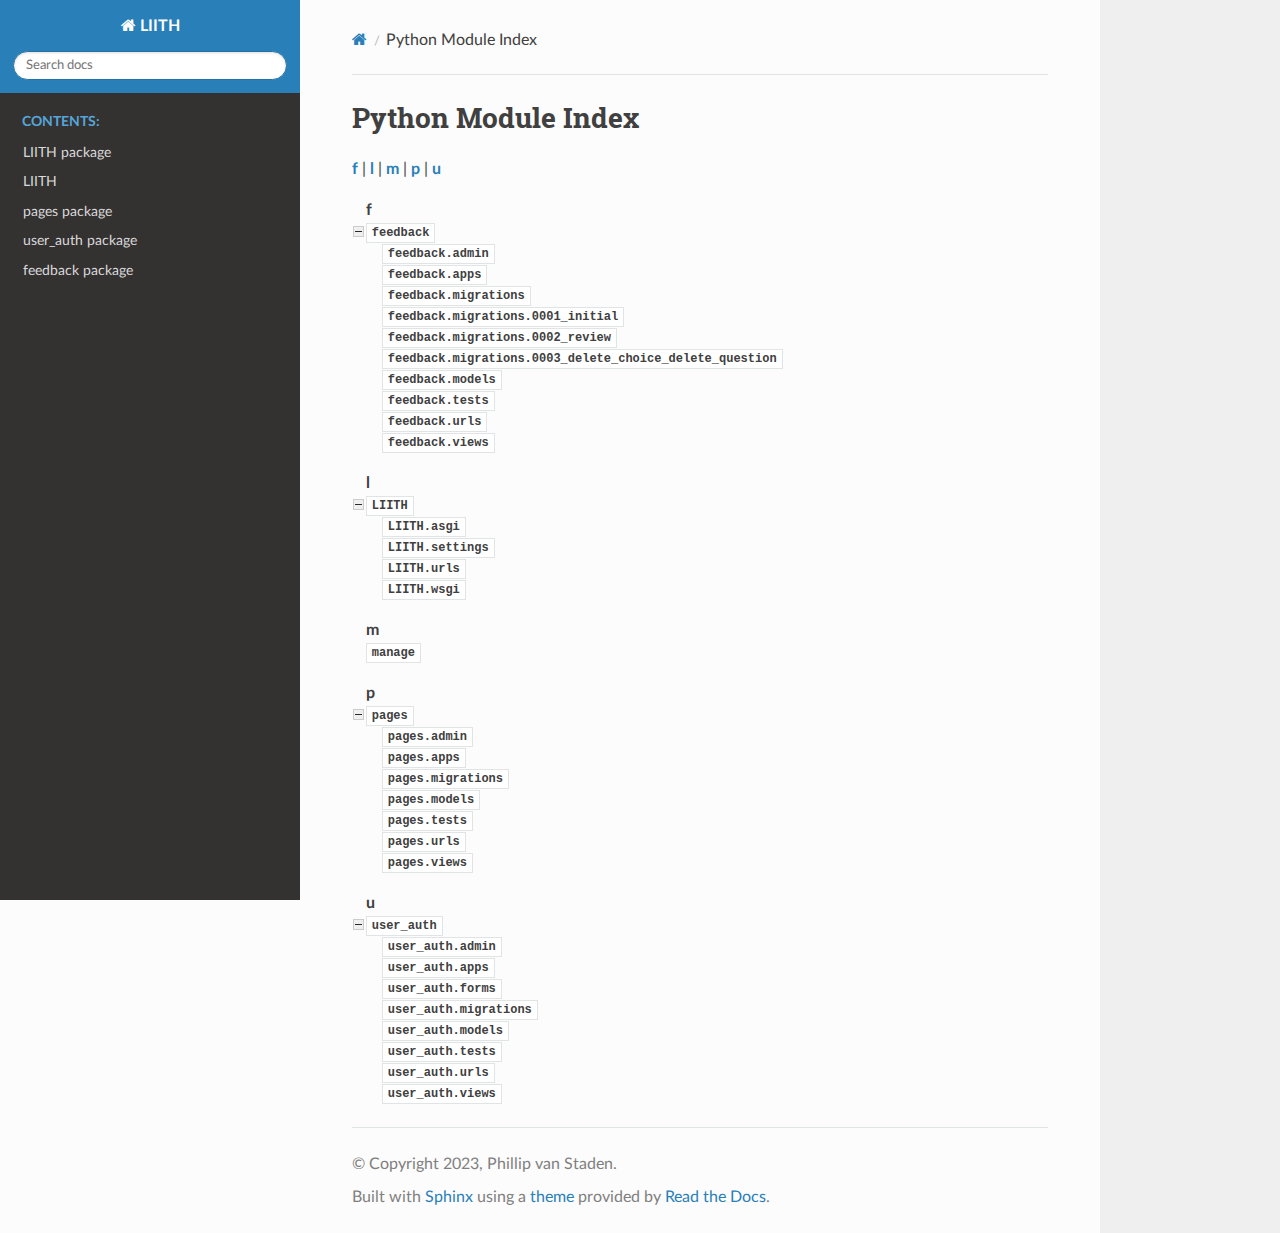
<file: docs/_build/html/py-modindex.html>
<!DOCTYPE html>
<html class="writer-html5" lang="en" >
<head>
  <meta charset="utf-8" />
  <meta name="viewport" content="width=device-width, initial-scale=1.0" />
  <title>Python Module Index &mdash; LIITH 00.00.01 documentation</title>
      <link rel="stylesheet" href="_static/pygments.css" type="text/css" />
      <link rel="stylesheet" href="_static/css/theme.css" type="text/css" />
  <!--[if lt IE 9]>
    <script src="_static/js/html5shiv.min.js"></script>
  <![endif]-->
  
        <script src="_static/jquery.js"></script>
        <script src="_static/_sphinx_javascript_frameworks_compat.js"></script>
        <script data-url_root="./" id="documentation_options" src="_static/documentation_options.js"></script>
        <script src="_static/doctools.js"></script>
        <script src="_static/sphinx_highlight.js"></script>
    <script src="_static/js/theme.js"></script>
    <link rel="index" title="Index" href="genindex.html" />
    <link rel="search" title="Search" href="search.html" />
 


</head>

<body class="wy-body-for-nav"> 
  <div class="wy-grid-for-nav">
    <nav data-toggle="wy-nav-shift" class="wy-nav-side">
      <div class="wy-side-scroll">
        <div class="wy-side-nav-search" >

          
          
          <a href="index.html" class="icon icon-home">
            LIITH
          </a>
<div role="search">
  <form id="rtd-search-form" class="wy-form" action="search.html" method="get">
    <input type="text" name="q" placeholder="Search docs" aria-label="Search docs" />
    <input type="hidden" name="check_keywords" value="yes" />
    <input type="hidden" name="area" value="default" />
  </form>
</div>
        </div><div class="wy-menu wy-menu-vertical" data-spy="affix" role="navigation" aria-label="Navigation menu">
              <p class="caption" role="heading"><span class="caption-text">Contents:</span></p>
<ul>
<li class="toctree-l1"><a class="reference internal" href="LIITH.html">LIITH package</a></li>
<li class="toctree-l1"><a class="reference internal" href="modules.html">LIITH</a></li>
<li class="toctree-l1"><a class="reference internal" href="pages.html">pages package</a></li>
<li class="toctree-l1"><a class="reference internal" href="user_auth.html">user_auth package</a></li>
<li class="toctree-l1"><a class="reference internal" href="feedback.html">feedback package</a></li>
</ul>

        </div>
      </div>
    </nav>

    <section data-toggle="wy-nav-shift" class="wy-nav-content-wrap"><nav class="wy-nav-top" aria-label="Mobile navigation menu" >
          <i data-toggle="wy-nav-top" class="fa fa-bars"></i>
          <a href="index.html">LIITH</a>
      </nav>

      <div class="wy-nav-content">
        <div class="rst-content">
          <div role="navigation" aria-label="Page navigation">
  <ul class="wy-breadcrumbs">
      <li><a href="index.html" class="icon icon-home" aria-label="Home"></a></li>
      <li class="breadcrumb-item active">Python Module Index</li>
      <li class="wy-breadcrumbs-aside">
      </li>
  </ul>
  <hr/>
</div>
          <div role="main" class="document" itemscope="itemscope" itemtype="http://schema.org/Article">
           <div itemprop="articleBody">
             

   <h1>Python Module Index</h1>

   <div class="modindex-jumpbox">
   <a href="#cap-f"><strong>f</strong></a> | 
   <a href="#cap-l"><strong>l</strong></a> | 
   <a href="#cap-m"><strong>m</strong></a> | 
   <a href="#cap-p"><strong>p</strong></a> | 
   <a href="#cap-u"><strong>u</strong></a>
   </div>

   <table class="indextable modindextable">
     <tr class="pcap"><td></td><td>&#160;</td><td></td></tr>
     <tr class="cap" id="cap-f"><td></td><td>
       <strong>f</strong></td><td></td></tr>
     <tr>
       <td><img src="_static/minus.png" class="toggler"
              id="toggle-1" style="display: none" alt="-" /></td>
       <td>
       <a href="feedback.html#module-feedback"><code class="xref">feedback</code></a></td><td>
       <em></em></td></tr>
     <tr class="cg-1">
       <td></td>
       <td>&#160;&#160;&#160;
       <a href="feedback.html#module-feedback.admin"><code class="xref">feedback.admin</code></a></td><td>
       <em></em></td></tr>
     <tr class="cg-1">
       <td></td>
       <td>&#160;&#160;&#160;
       <a href="feedback.html#module-feedback.apps"><code class="xref">feedback.apps</code></a></td><td>
       <em></em></td></tr>
     <tr class="cg-1">
       <td></td>
       <td>&#160;&#160;&#160;
       <a href="feedback.migrations.html#module-feedback.migrations"><code class="xref">feedback.migrations</code></a></td><td>
       <em></em></td></tr>
     <tr class="cg-1">
       <td></td>
       <td>&#160;&#160;&#160;
       <a href="feedback.migrations.html#module-feedback.migrations.0001_initial"><code class="xref">feedback.migrations.0001_initial</code></a></td><td>
       <em></em></td></tr>
     <tr class="cg-1">
       <td></td>
       <td>&#160;&#160;&#160;
       <a href="feedback.migrations.html#module-feedback.migrations.0002_review"><code class="xref">feedback.migrations.0002_review</code></a></td><td>
       <em></em></td></tr>
     <tr class="cg-1">
       <td></td>
       <td>&#160;&#160;&#160;
       <a href="feedback.migrations.html#module-feedback.migrations.0003_delete_choice_delete_question"><code class="xref">feedback.migrations.0003_delete_choice_delete_question</code></a></td><td>
       <em></em></td></tr>
     <tr class="cg-1">
       <td></td>
       <td>&#160;&#160;&#160;
       <a href="feedback.html#module-feedback.models"><code class="xref">feedback.models</code></a></td><td>
       <em></em></td></tr>
     <tr class="cg-1">
       <td></td>
       <td>&#160;&#160;&#160;
       <a href="feedback.html#module-feedback.tests"><code class="xref">feedback.tests</code></a></td><td>
       <em></em></td></tr>
     <tr class="cg-1">
       <td></td>
       <td>&#160;&#160;&#160;
       <a href="feedback.html#module-feedback.urls"><code class="xref">feedback.urls</code></a></td><td>
       <em></em></td></tr>
     <tr class="cg-1">
       <td></td>
       <td>&#160;&#160;&#160;
       <a href="feedback.html#module-feedback.views"><code class="xref">feedback.views</code></a></td><td>
       <em></em></td></tr>
     <tr class="pcap"><td></td><td>&#160;</td><td></td></tr>
     <tr class="cap" id="cap-l"><td></td><td>
       <strong>l</strong></td><td></td></tr>
     <tr>
       <td><img src="_static/minus.png" class="toggler"
              id="toggle-2" style="display: none" alt="-" /></td>
       <td>
       <a href="LIITH.html#module-LIITH"><code class="xref">LIITH</code></a></td><td>
       <em></em></td></tr>
     <tr class="cg-2">
       <td></td>
       <td>&#160;&#160;&#160;
       <a href="LIITH.html#module-LIITH.asgi"><code class="xref">LIITH.asgi</code></a></td><td>
       <em></em></td></tr>
     <tr class="cg-2">
       <td></td>
       <td>&#160;&#160;&#160;
       <a href="LIITH.html#module-LIITH.settings"><code class="xref">LIITH.settings</code></a></td><td>
       <em></em></td></tr>
     <tr class="cg-2">
       <td></td>
       <td>&#160;&#160;&#160;
       <a href="LIITH.html#module-LIITH.urls"><code class="xref">LIITH.urls</code></a></td><td>
       <em></em></td></tr>
     <tr class="cg-2">
       <td></td>
       <td>&#160;&#160;&#160;
       <a href="LIITH.html#module-LIITH.wsgi"><code class="xref">LIITH.wsgi</code></a></td><td>
       <em></em></td></tr>
     <tr class="pcap"><td></td><td>&#160;</td><td></td></tr>
     <tr class="cap" id="cap-m"><td></td><td>
       <strong>m</strong></td><td></td></tr>
     <tr>
       <td></td>
       <td>
       <a href="manage.html#module-manage"><code class="xref">manage</code></a></td><td>
       <em></em></td></tr>
     <tr class="pcap"><td></td><td>&#160;</td><td></td></tr>
     <tr class="cap" id="cap-p"><td></td><td>
       <strong>p</strong></td><td></td></tr>
     <tr>
       <td><img src="_static/minus.png" class="toggler"
              id="toggle-3" style="display: none" alt="-" /></td>
       <td>
       <a href="pages.html#module-pages"><code class="xref">pages</code></a></td><td>
       <em></em></td></tr>
     <tr class="cg-3">
       <td></td>
       <td>&#160;&#160;&#160;
       <a href="pages.html#module-pages.admin"><code class="xref">pages.admin</code></a></td><td>
       <em></em></td></tr>
     <tr class="cg-3">
       <td></td>
       <td>&#160;&#160;&#160;
       <a href="pages.html#module-pages.apps"><code class="xref">pages.apps</code></a></td><td>
       <em></em></td></tr>
     <tr class="cg-3">
       <td></td>
       <td>&#160;&#160;&#160;
       <a href="pages.migrations.html#module-pages.migrations"><code class="xref">pages.migrations</code></a></td><td>
       <em></em></td></tr>
     <tr class="cg-3">
       <td></td>
       <td>&#160;&#160;&#160;
       <a href="pages.html#module-pages.models"><code class="xref">pages.models</code></a></td><td>
       <em></em></td></tr>
     <tr class="cg-3">
       <td></td>
       <td>&#160;&#160;&#160;
       <a href="pages.html#module-pages.tests"><code class="xref">pages.tests</code></a></td><td>
       <em></em></td></tr>
     <tr class="cg-3">
       <td></td>
       <td>&#160;&#160;&#160;
       <a href="pages.html#module-pages.urls"><code class="xref">pages.urls</code></a></td><td>
       <em></em></td></tr>
     <tr class="cg-3">
       <td></td>
       <td>&#160;&#160;&#160;
       <a href="pages.html#module-pages.views"><code class="xref">pages.views</code></a></td><td>
       <em></em></td></tr>
     <tr class="pcap"><td></td><td>&#160;</td><td></td></tr>
     <tr class="cap" id="cap-u"><td></td><td>
       <strong>u</strong></td><td></td></tr>
     <tr>
       <td><img src="_static/minus.png" class="toggler"
              id="toggle-4" style="display: none" alt="-" /></td>
       <td>
       <a href="user_auth.html#module-user_auth"><code class="xref">user_auth</code></a></td><td>
       <em></em></td></tr>
     <tr class="cg-4">
       <td></td>
       <td>&#160;&#160;&#160;
       <a href="user_auth.html#module-user_auth.admin"><code class="xref">user_auth.admin</code></a></td><td>
       <em></em></td></tr>
     <tr class="cg-4">
       <td></td>
       <td>&#160;&#160;&#160;
       <a href="user_auth.html#module-user_auth.apps"><code class="xref">user_auth.apps</code></a></td><td>
       <em></em></td></tr>
     <tr class="cg-4">
       <td></td>
       <td>&#160;&#160;&#160;
       <a href="user_auth.html#module-user_auth.forms"><code class="xref">user_auth.forms</code></a></td><td>
       <em></em></td></tr>
     <tr class="cg-4">
       <td></td>
       <td>&#160;&#160;&#160;
       <a href="user_auth.migrations.html#module-user_auth.migrations"><code class="xref">user_auth.migrations</code></a></td><td>
       <em></em></td></tr>
     <tr class="cg-4">
       <td></td>
       <td>&#160;&#160;&#160;
       <a href="user_auth.html#module-user_auth.models"><code class="xref">user_auth.models</code></a></td><td>
       <em></em></td></tr>
     <tr class="cg-4">
       <td></td>
       <td>&#160;&#160;&#160;
       <a href="user_auth.html#module-user_auth.tests"><code class="xref">user_auth.tests</code></a></td><td>
       <em></em></td></tr>
     <tr class="cg-4">
       <td></td>
       <td>&#160;&#160;&#160;
       <a href="user_auth.html#module-user_auth.urls"><code class="xref">user_auth.urls</code></a></td><td>
       <em></em></td></tr>
     <tr class="cg-4">
       <td></td>
       <td>&#160;&#160;&#160;
       <a href="user_auth.html#module-user_auth.views"><code class="xref">user_auth.views</code></a></td><td>
       <em></em></td></tr>
   </table>


           </div>
          </div>
          <footer>

  <hr/>

  <div role="contentinfo">
    <p>&#169; Copyright 2023, Phillip van Staden.</p>
  </div>

  Built with <a href="https://www.sphinx-doc.org/">Sphinx</a> using a
    <a href="https://github.com/readthedocs/sphinx_rtd_theme">theme</a>
    provided by <a href="https://readthedocs.org">Read the Docs</a>.
   

</footer>
        </div>
      </div>
    </section>
  </div>
  <script>
      jQuery(function () {
          SphinxRtdTheme.Navigation.enable(true);
      });
  </script> 

</body>
</html>
</file>
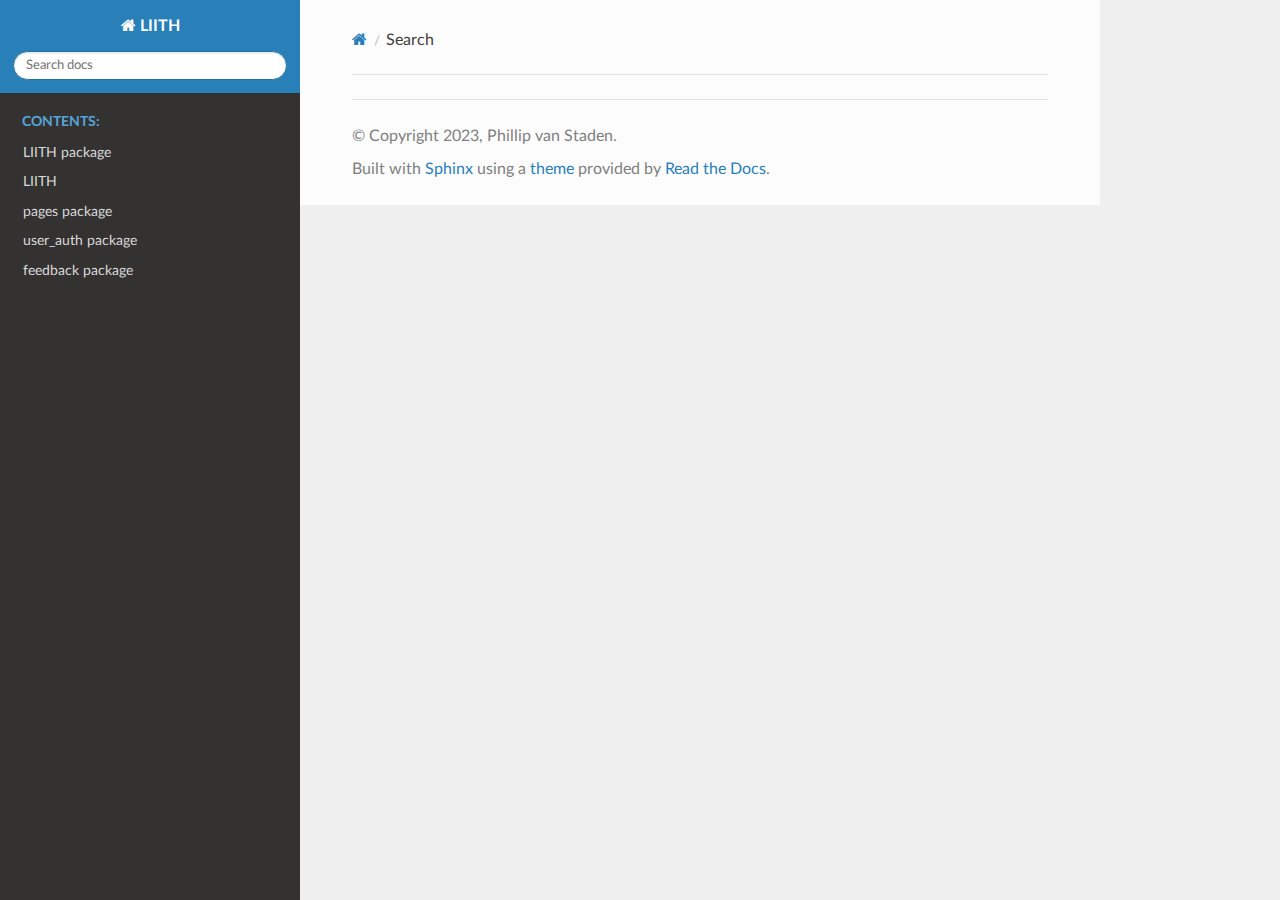
<file: docs/_build/html/search.html>
<!DOCTYPE html>
<html class="writer-html5" lang="en" >
<head>
  <meta charset="utf-8" />
  <meta name="viewport" content="width=device-width, initial-scale=1.0" />
  <title>Search &mdash; LIITH 00.00.01 documentation</title>
      <link rel="stylesheet" href="_static/pygments.css" type="text/css" />
      <link rel="stylesheet" href="_static/css/theme.css" type="text/css" />
    
  <!--[if lt IE 9]>
    <script src="_static/js/html5shiv.min.js"></script>
  <![endif]-->
  
        <script src="_static/jquery.js"></script>
        <script src="_static/_sphinx_javascript_frameworks_compat.js"></script>
        <script data-url_root="./" id="documentation_options" src="_static/documentation_options.js"></script>
        <script src="_static/doctools.js"></script>
        <script src="_static/sphinx_highlight.js"></script>
    <script src="_static/js/theme.js"></script>
    <script src="_static/searchtools.js"></script>
    <script src="_static/language_data.js"></script>
    <link rel="index" title="Index" href="genindex.html" />
    <link rel="search" title="Search" href="#" /> 
</head>

<body class="wy-body-for-nav"> 
  <div class="wy-grid-for-nav">
    <nav data-toggle="wy-nav-shift" class="wy-nav-side">
      <div class="wy-side-scroll">
        <div class="wy-side-nav-search" >

          
          
          <a href="index.html" class="icon icon-home">
            LIITH
          </a>
<div role="search">
  <form id="rtd-search-form" class="wy-form" action="#" method="get">
    <input type="text" name="q" placeholder="Search docs" aria-label="Search docs" />
    <input type="hidden" name="check_keywords" value="yes" />
    <input type="hidden" name="area" value="default" />
  </form>
</div>
        </div><div class="wy-menu wy-menu-vertical" data-spy="affix" role="navigation" aria-label="Navigation menu">
              <p class="caption" role="heading"><span class="caption-text">Contents:</span></p>
<ul>
<li class="toctree-l1"><a class="reference internal" href="LIITH.html">LIITH package</a></li>
<li class="toctree-l1"><a class="reference internal" href="modules.html">LIITH</a></li>
<li class="toctree-l1"><a class="reference internal" href="pages.html">pages package</a></li>
<li class="toctree-l1"><a class="reference internal" href="user_auth.html">user_auth package</a></li>
<li class="toctree-l1"><a class="reference internal" href="feedback.html">feedback package</a></li>
</ul>

        </div>
      </div>
    </nav>

    <section data-toggle="wy-nav-shift" class="wy-nav-content-wrap"><nav class="wy-nav-top" aria-label="Mobile navigation menu" >
          <i data-toggle="wy-nav-top" class="fa fa-bars"></i>
          <a href="index.html">LIITH</a>
      </nav>

      <div class="wy-nav-content">
        <div class="rst-content">
          <div role="navigation" aria-label="Page navigation">
  <ul class="wy-breadcrumbs">
      <li><a href="index.html" class="icon icon-home" aria-label="Home"></a></li>
      <li class="breadcrumb-item active">Search</li>
      <li class="wy-breadcrumbs-aside">
      </li>
  </ul>
  <hr/>
</div>
          <div role="main" class="document" itemscope="itemscope" itemtype="http://schema.org/Article">
           <div itemprop="articleBody">
             
  <noscript>
  <div id="fallback" class="admonition warning">
    <p class="last">
      Please activate JavaScript to enable the search functionality.
    </p>
  </div>
  </noscript>

  
  <div id="search-results">
  
  </div>

           </div>
          </div>
          <footer>

  <hr/>

  <div role="contentinfo">
    <p>&#169; Copyright 2023, Phillip van Staden.</p>
  </div>

  Built with <a href="https://www.sphinx-doc.org/">Sphinx</a> using a
    <a href="https://github.com/readthedocs/sphinx_rtd_theme">theme</a>
    provided by <a href="https://readthedocs.org">Read the Docs</a>.
   

</footer>
        </div>
      </div>
    </section>
  </div>
  <script>
      jQuery(function () {
          SphinxRtdTheme.Navigation.enable(true);
      });
  </script>
  <script>
    jQuery(function() { Search.loadIndex("searchindex.js"); });
  </script>
  
  <script id="searchindexloader"></script>
   


</body>
</html>
</file>
<file: docs/_build/html/_static/pygments.css>
pre { line-height: 125%; }
td.linenos .normal { color: inherit; background-color: transparent; padding-left: 5px; padding-right: 5px; }
span.linenos { color: inherit; background-color: transparent; padding-left: 5px; padding-right: 5px; }
td.linenos .special { color: #000000; background-color: #ffffc0; padding-left: 5px; padding-right: 5px; }
span.linenos.special { color: #000000; background-color: #ffffc0; padding-left: 5px; padding-right: 5px; }
.highlight .hll { background-color: #ffffcc }
.highlight { background: #f8f8f8; }
.highlight .c { color: #3D7B7B; font-style: italic } /* Comment */
.highlight .err { border: 1px solid #FF0000 } /* Error */
.highlight .k { color: #008000; font-weight: bold } /* Keyword */
.highlight .o { color: #666666 } /* Operator */
.highlight .ch { color: #3D7B7B; font-style: italic } /* Comment.Hashbang */
.highlight .cm { color: #3D7B7B; font-style: italic } /* Comment.Multiline */
.highlight .cp { color: #9C6500 } /* Comment.Preproc */
.highlight .cpf { color: #3D7B7B; font-style: italic } /* Comment.PreprocFile */
.highlight .c1 { color: #3D7B7B; font-style: italic } /* Comment.Single */
.highlight .cs { color: #3D7B7B; font-style: italic } /* Comment.Special */
.highlight .gd { color: #A00000 } /* Generic.Deleted */
.highlight .ge { font-style: italic } /* Generic.Emph */
.highlight .gr { color: #E40000 } /* Generic.Error */
.highlight .gh { color: #000080; font-weight: bold } /* Generic.Heading */
.highlight .gi { color: #008400 } /* Generic.Inserted */
.highlight .go { color: #717171 } /* Generic.Output */
.highlight .gp { color: #000080; font-weight: bold } /* Generic.Prompt */
.highlight .gs { font-weight: bold } /* Generic.Strong */
.highlight .gu { color: #800080; font-weight: bold } /* Generic.Subheading */
.highlight .gt { color: #0044DD } /* Generic.Traceback */
.highlight .kc { color: #008000; font-weight: bold } /* Keyword.Constant */
.highlight .kd { color: #008000; font-weight: bold } /* Keyword.Declaration */
.highlight .kn { color: #008000; font-weight: bold } /* Keyword.Namespace */
.highlight .kp { color: #008000 } /* Keyword.Pseudo */
.highlight .kr { color: #008000; font-weight: bold } /* Keyword.Reserved */
.highlight .kt { color: #B00040 } /* Keyword.Type */
.highlight .m { color: #666666 } /* Literal.Number */
.highlight .s { color: #BA2121 } /* Literal.String */
.highlight .na { color: #687822 } /* Name.Attribute */
.highlight .nb { color: #008000 } /* Name.Builtin */
.highlight .nc { color: #0000FF; font-weight: bold } /* Name.Class */
.highlight .no { color: #880000 } /* Name.Constant */
.highlight .nd { color: #AA22FF } /* Name.Decorator */
.highlight .ni { color: #717171; font-weight: bold } /* Name.Entity */
.highlight .ne { color: #CB3F38; font-weight: bold } /* Name.Exception */
.highlight .nf { color: #0000FF } /* Name.Function */
.highlight .nl { color: #767600 } /* Name.Label */
.highlight .nn { color: #0000FF; font-weight: bold } /* Name.Namespace */
.highlight .nt { color: #008000; font-weight: bold } /* Name.Tag */
.highlight .nv { color: #19177C } /* Name.Variable */
.highlight .ow { color: #AA22FF; font-weight: bold } /* Operator.Word */
.highlight .w { color: #bbbbbb } /* Text.Whitespace */
.highlight .mb { color: #666666 } /* Literal.Number.Bin */
.highlight .mf { color: #666666 } /* Literal.Number.Float */
.highlight .mh { color: #666666 } /* Literal.Number.Hex */
.highlight .mi { color: #666666 } /* Literal.Number.Integer */
.highlight .mo { color: #666666 } /* Literal.Number.Oct */
.highlight .sa { color: #BA2121 } /* Literal.String.Affix */
.highlight .sb { color: #BA2121 } /* Literal.String.Backtick */
.highlight .sc { color: #BA2121 } /* Literal.String.Char */
.highlight .dl { color: #BA2121 } /* Literal.String.Delimiter */
.highlight .sd { color: #BA2121; font-style: italic } /* Literal.String.Doc */
.highlight .s2 { color: #BA2121 } /* Literal.String.Double */
.highlight .se { color: #AA5D1F; font-weight: bold } /* Literal.String.Escape */
.highlight .sh { color: #BA2121 } /* Literal.String.Heredoc */
.highlight .si { color: #A45A77; font-weight: bold } /* Literal.String.Interpol */
.highlight .sx { color: #008000 } /* Literal.String.Other */
.highlight .sr { color: #A45A77 } /* Literal.String.Regex */
.highlight .s1 { color: #BA2121 } /* Literal.String.Single */
.highlight .ss { color: #19177C } /* Literal.String.Symbol */
.highlight .bp { color: #008000 } /* Name.Builtin.Pseudo */
.highlight .fm { color: #0000FF } /* Name.Function.Magic */
.highlight .vc { color: #19177C } /* Name.Variable.Class */
.highlight .vg { color: #19177C } /* Name.Variable.Global */
.highlight .vi { color: #19177C } /* Name.Variable.Instance */
.highlight .vm { color: #19177C } /* Name.Variable.Magic */
.highlight .il { color: #666666 } /* Literal.Number.Integer.Long */
</file>
<file: docs/_build/html/_static/css/theme.css>
html{box-sizing:border-box}*,:after,:before{box-sizing:inherit}article,aside,details,figcaption,figure,footer,header,hgroup,nav,section{display:block}audio,canvas,video{display:inline-block;*display:inline;*zoom:1}[hidden],audio:not([controls]){display:none}*{-webkit-box-sizing:border-box;-moz-box-sizing:border-box;box-sizing:border-box}html{font-size:100%;-webkit-text-size-adjust:100%;-ms-text-size-adjust:100%}body{margin:0}a:active,a:hover{outline:0}abbr[title]{border-bottom:1px dotted}b,strong{font-weight:700}blockquote{margin:0}dfn{font-style:italic}ins{background:#ff9;text-decoration:none}ins,mark{color:#000}mark{background:#ff0;font-style:italic;font-weight:700}.rst-content code,.rst-content tt,code,kbd,pre,samp{font-family:monospace,serif;_font-family:courier new,monospace;font-size:1em}pre{white-space:pre}q{quotes:none}q:after,q:before{content:"";content:none}small{font-size:85%}sub,sup{font-size:75%;line-height:0;position:relative;vertical-align:baseline}sup{top:-.5em}sub{bottom:-.25em}dl,ol,ul{margin:0;padding:0;list-style:none;list-style-image:none}li{list-style:none}dd{margin:0}img{border:0;-ms-interpolation-mode:bicubic;vertical-align:middle;max-width:100%}svg:not(:root){overflow:hidden}figure,form{margin:0}label{cursor:pointer}button,input,select,textarea{font-size:100%;margin:0;vertical-align:baseline;*vertical-align:middle}button,input{line-height:normal}button,input[type=button],input[type=reset],input[type=submit]{cursor:pointer;-webkit-appearance:button;*overflow:visible}button[disabled],input[disabled]{cursor:default}input[type=search]{-webkit-appearance:textfield;-moz-box-sizing:content-box;-webkit-box-sizing:content-box;box-sizing:content-box}textarea{resize:vertical}table{border-collapse:collapse;border-spacing:0}td{vertical-align:top}.chromeframe{margin:.2em 0;background:#ccc;color:#000;padding:.2em 0}.ir{display:block;border:0;text-indent:-999em;overflow:hidden;background-color:transparent;background-repeat:no-repeat;text-align:left;direction:ltr;*line-height:0}.ir br{display:none}.hidden{display:none!important;visibility:hidden}.visuallyhidden{border:0;clip:rect(0 0 0 0);height:1px;margin:-1px;overflow:hidden;padding:0;position:absolute;width:1px}.visuallyhidden.focusable:active,.visuallyhidden.focusable:focus{clip:auto;height:auto;margin:0;overflow:visible;position:static;width:auto}.invisible{visibility:hidden}.relative{position:relative}big,small{font-size:100%}@media print{body,html,section{background:none!important}*{box-shadow:none!important;text-shadow:none!important;filter:none!important;-ms-filter:none!important}a,a:visited{text-decoration:underline}.ir a:after,a[href^="#"]:after,a[href^="javascript:"]:after{content:""}blockquote,pre{page-break-inside:avoid}thead{display:table-header-group}img,tr{page-break-inside:avoid}img{max-width:100%!important}@page{margin:.5cm}.rst-content .toctree-wrapper>p.caption,h2,h3,p{orphans:3;widows:3}.rst-content .toctree-wrapper>p.caption,h2,h3{page-break-after:avoid}}.btn,.fa:before,.icon:before,.rst-content .admonition,.rst-content .admonition-title:before,.rst-content .admonition-todo,.rst-content .attention,.rst-content .caution,.rst-content .code-block-caption .headerlink:before,.rst-content .danger,.rst-content .eqno .headerlink:before,.rst-content .error,.rst-content .hint,.rst-content .important,.rst-content .note,.rst-content .seealso,.rst-content .tip,.rst-content .warning,.rst-content code.download span:first-child:before,.rst-content dl dt .headerlink:before,.rst-content h1 .headerlink:before,.rst-content h2 .headerlink:before,.rst-content h3 .headerlink:before,.rst-content h4 .headerlink:before,.rst-content h5 .headerlink:before,.rst-content h6 .headerlink:before,.rst-content p.caption .headerlink:before,.rst-content p .headerlink:before,.rst-content table>caption .headerlink:before,.rst-content tt.download span:first-child:before,.wy-alert,.wy-dropdown .caret:before,.wy-inline-validate.wy-inline-validate-danger .wy-input-context:before,.wy-inline-validate.wy-inline-validate-info .wy-input-context:before,.wy-inline-validate.wy-inline-validate-success .wy-input-context:before,.wy-inline-validate.wy-inline-validate-warning .wy-input-context:before,.wy-menu-vertical li.current>a button.toctree-expand:before,.wy-menu-vertical li.on a button.toctree-expand:before,.wy-menu-vertical li button.toctree-expand:before,input[type=color],input[type=date],input[type=datetime-local],input[type=datetime],input[type=email],input[type=month],input[type=number],input[type=password],input[type=search],input[type=tel],input[type=text],input[type=time],input[type=url],input[type=week],select,textarea{-webkit-font-smoothing:antialiased}.clearfix{*zoom:1}.clearfix:after,.clearfix:before{display:table;content:""}.clearfix:after{clear:both}/*!
 *  Font Awesome 4.7.0 by @davegandy - http://fontawesome.io - @fontawesome
 *  License - http://fontawesome.io/license (Font: SIL OFL 1.1, CSS: MIT License)
 */@font-face{font-family:FontAwesome;src:url(fonts/fontawesome-webfont.eot?674f50d287a8c48dc19ba404d20fe713);src:url(fonts/fontawesome-webfont.eot?674f50d287a8c48dc19ba404d20fe713?#iefix&v=4.7.0) format("embedded-opentype"),url(fonts/fontawesome-webfont.woff2?af7ae505a9eed503f8b8e6982036873e) format("woff2"),url(fonts/fontawesome-webfont.woff?fee66e712a8a08eef5805a46892932ad) format("woff"),url(fonts/fontawesome-webfont.ttf?b06871f281fee6b241d60582ae9369b9) format("truetype"),url(fonts/fontawesome-webfont.svg?912ec66d7572ff821749319396470bde#fontawesomeregular) format("svg");font-weight:400;font-style:normal}.fa,.icon,.rst-content .admonition-title,.rst-content .code-block-caption .headerlink,.rst-content .eqno .headerlink,.rst-content code.download span:first-child,.rst-content dl dt .headerlink,.rst-content h1 .headerlink,.rst-content h2 .headerlink,.rst-content h3 .headerlink,.rst-content h4 .headerlink,.rst-content h5 .headerlink,.rst-content h6 .headerlink,.rst-content p.caption .headerlink,.rst-content p .headerlink,.rst-content table>caption .headerlink,.rst-content tt.download span:first-child,.wy-menu-vertical li.current>a button.toctree-expand,.wy-menu-vertical li.on a button.toctree-expand,.wy-menu-vertical li button.toctree-expand{display:inline-block;font:normal normal normal 14px/1 FontAwesome;font-size:inherit;text-rendering:auto;-webkit-font-smoothing:antialiased;-moz-osx-font-smoothing:grayscale}.fa-lg{font-size:1.33333em;line-height:.75em;vertical-align:-15%}.fa-2x{font-size:2em}.fa-3x{font-size:3em}.fa-4x{font-size:4em}.fa-5x{font-size:5em}.fa-fw{width:1.28571em;text-align:center}.fa-ul{padding-left:0;margin-left:2.14286em;list-style-type:none}.fa-ul>li{position:relative}.fa-li{position:absolute;left:-2.14286em;width:2.14286em;top:.14286em;text-align:center}.fa-li.fa-lg{left:-1.85714em}.fa-border{padding:.2em .25em .15em;border:.08em solid #eee;border-radius:.1em}.fa-pull-left{float:left}.fa-pull-right{float:right}.fa-pull-left.icon,.fa.fa-pull-left,.rst-content .code-block-caption .fa-pull-left.headerlink,.rst-content .eqno .fa-pull-left.headerlink,.rst-content .fa-pull-left.admonition-title,.rst-content code.download span.fa-pull-left:first-child,.rst-content dl dt .fa-pull-left.headerlink,.rst-content h1 .fa-pull-left.headerlink,.rst-content h2 .fa-pull-left.headerlink,.rst-content h3 .fa-pull-left.headerlink,.rst-content h4 .fa-pull-left.headerlink,.rst-content h5 .fa-pull-left.headerlink,.rst-content h6 .fa-pull-left.headerlink,.rst-content p .fa-pull-left.headerlink,.rst-content table>caption .fa-pull-left.headerlink,.rst-content tt.download span.fa-pull-left:first-child,.wy-menu-vertical li.current>a button.fa-pull-left.toctree-expand,.wy-menu-vertical li.on a button.fa-pull-left.toctree-expand,.wy-menu-vertical li button.fa-pull-left.toctree-expand{margin-right:.3em}.fa-pull-right.icon,.fa.fa-pull-right,.rst-content .code-block-caption .fa-pull-right.headerlink,.rst-content .eqno .fa-pull-right.headerlink,.rst-content .fa-pull-right.admonition-title,.rst-content code.download span.fa-pull-right:first-child,.rst-content dl dt .fa-pull-right.headerlink,.rst-content h1 .fa-pull-right.headerlink,.rst-content h2 .fa-pull-right.headerlink,.rst-content h3 .fa-pull-right.headerlink,.rst-content h4 .fa-pull-right.headerlink,.rst-content h5 .fa-pull-right.headerlink,.rst-content h6 .fa-pull-right.headerlink,.rst-content p .fa-pull-right.headerlink,.rst-content table>caption .fa-pull-right.headerlink,.rst-content tt.download span.fa-pull-right:first-child,.wy-menu-vertical li.current>a button.fa-pull-right.toctree-expand,.wy-menu-vertical li.on a button.fa-pull-right.toctree-expand,.wy-menu-vertical li button.fa-pull-right.toctree-expand{margin-left:.3em}.pull-right{float:right}.pull-left{float:left}.fa.pull-left,.pull-left.icon,.rst-content .code-block-caption .pull-left.headerlink,.rst-content .eqno .pull-left.headerlink,.rst-content .pull-left.admonition-title,.rst-content code.download span.pull-left:first-child,.rst-content dl dt .pull-left.headerlink,.rst-content h1 .pull-left.headerlink,.rst-content h2 .pull-left.headerlink,.rst-content h3 .pull-left.headerlink,.rst-content h4 .pull-left.headerlink,.rst-content h5 .pull-left.headerlink,.rst-content h6 .pull-left.headerlink,.rst-content p .pull-left.headerlink,.rst-content table>caption .pull-left.headerlink,.rst-content tt.download span.pull-left:first-child,.wy-menu-vertical li.current>a button.pull-left.toctree-expand,.wy-menu-vertical li.on a button.pull-left.toctree-expand,.wy-menu-vertical li button.pull-left.toctree-expand{margin-right:.3em}.fa.pull-right,.pull-right.icon,.rst-content .code-block-caption .pull-right.headerlink,.rst-content .eqno .pull-right.headerlink,.rst-content .pull-right.admonition-title,.rst-content code.download span.pull-right:first-child,.rst-content dl dt .pull-right.headerlink,.rst-content h1 .pull-right.headerlink,.rst-content h2 .pull-right.headerlink,.rst-content h3 .pull-right.headerlink,.rst-content h4 .pull-right.headerlink,.rst-content h5 .pull-right.headerlink,.rst-content h6 .pull-right.headerlink,.rst-content p .pull-right.headerlink,.rst-content table>caption .pull-right.headerlink,.rst-content tt.download span.pull-right:first-child,.wy-menu-vertical li.current>a button.pull-right.toctree-expand,.wy-menu-vertical li.on a button.pull-right.toctree-expand,.wy-menu-vertical li button.pull-right.toctree-expand{margin-left:.3em}.fa-spin{-webkit-animation:fa-spin 2s linear infinite;animation:fa-spin 2s linear infinite}.fa-pulse{-webkit-animation:fa-spin 1s steps(8) infinite;animation:fa-spin 1s steps(8) infinite}@-webkit-keyframes fa-spin{0%{-webkit-transform:rotate(0deg);transform:rotate(0deg)}to{-webkit-transform:rotate(359deg);transform:rotate(359deg)}}@keyframes fa-spin{0%{-webkit-transform:rotate(0deg);transform:rotate(0deg)}to{-webkit-transform:rotate(359deg);transform:rotate(359deg)}}.fa-rotate-90{-ms-filter:"progid:DXImageTransform.Microsoft.BasicImage(rotation=1)";-webkit-transform:rotate(90deg);-ms-transform:rotate(90deg);transform:rotate(90deg)}.fa-rotate-180{-ms-filter:"progid:DXImageTransform.Microsoft.BasicImage(rotation=2)";-webkit-transform:rotate(180deg);-ms-transform:rotate(180deg);transform:rotate(180deg)}.fa-rotate-270{-ms-filter:"progid:DXImageTransform.Microsoft.BasicImage(rotation=3)";-webkit-transform:rotate(270deg);-ms-transform:rotate(270deg);transform:rotate(270deg)}.fa-flip-horizontal{-ms-filter:"progid:DXImageTransform.Microsoft.BasicImage(rotation=0, mirror=1)";-webkit-transform:scaleX(-1);-ms-transform:scaleX(-1);transform:scaleX(-1)}.fa-flip-vertical{-ms-filter:"progid:DXImageTransform.Microsoft.BasicImage(rotation=2, mirror=1)";-webkit-transform:scaleY(-1);-ms-transform:scaleY(-1);transform:scaleY(-1)}:root .fa-flip-horizontal,:root .fa-flip-vertical,:root .fa-rotate-90,:root .fa-rotate-180,:root .fa-rotate-270{filter:none}.fa-stack{position:relative;display:inline-block;width:2em;height:2em;line-height:2em;vertical-align:middle}.fa-stack-1x,.fa-stack-2x{position:absolute;left:0;width:100%;text-align:center}.fa-stack-1x{line-height:inherit}.fa-stack-2x{font-size:2em}.fa-inverse{color:#fff}.fa-glass:before{content:""}.fa-music:before{content:""}.fa-search:before,.icon-search:before{content:""}.fa-envelope-o:before{content:""}.fa-heart:before{content:""}.fa-star:before{content:""}.fa-star-o:before{content:""}.fa-user:before{content:""}.fa-film:before{content:""}.fa-th-large:before{content:""}.fa-th:before{content:""}.fa-th-list:before{content:""}.fa-check:before{content:""}.fa-close:before,.fa-remove:before,.fa-times:before{content:""}.fa-search-plus:before{content:""}.fa-search-minus:before{content:""}.fa-power-off:before{content:""}.fa-signal:before{content:""}.fa-cog:before,.fa-gear:before{content:""}.fa-trash-o:before{content:""}.fa-home:before,.icon-home:before{content:""}.fa-file-o:before{content:""}.fa-clock-o:before{content:""}.fa-road:before{content:""}.fa-download:before,.rst-content code.download span:first-child:before,.rst-content tt.download span:first-child:before{content:""}.fa-arrow-circle-o-down:before{content:""}.fa-arrow-circle-o-up:before{content:""}.fa-inbox:before{content:""}.fa-play-circle-o:before{content:""}.fa-repeat:before,.fa-rotate-right:before{content:""}.fa-refresh:before{content:""}.fa-list-alt:before{content:""}.fa-lock:before{content:""}.fa-flag:before{content:""}.fa-headphones:before{content:""}.fa-volume-off:before{content:""}.fa-volume-down:before{content:""}.fa-volume-up:before{content:""}.fa-qrcode:before{content:""}.fa-barcode:before{content:""}.fa-tag:before{content:""}.fa-tags:before{content:""}.fa-book:before,.icon-book:before{content:""}.fa-bookmark:before{content:""}.fa-print:before{content:""}.fa-camera:before{content:""}.fa-font:before{content:""}.fa-bold:before{content:""}.fa-italic:before{content:""}.fa-text-height:before{content:""}.fa-text-width:before{content:""}.fa-align-left:before{content:""}.fa-align-center:before{content:""}.fa-align-right:before{content:""}.fa-align-justify:before{content:""}.fa-list:before{content:""}.fa-dedent:before,.fa-outdent:before{content:""}.fa-indent:before{content:""}.fa-video-camera:before{content:""}.fa-image:before,.fa-photo:before,.fa-picture-o:before{content:""}.fa-pencil:before{content:""}.fa-map-marker:before{content:""}.fa-adjust:before{content:""}.fa-tint:before{content:""}.fa-edit:before,.fa-pencil-square-o:before{content:""}.fa-share-square-o:before{content:""}.fa-check-square-o:before{content:""}.fa-arrows:before{content:""}.fa-step-backward:before{content:""}.fa-fast-backward:before{content:""}.fa-backward:before{content:""}.fa-play:before{content:""}.fa-pause:before{content:""}.fa-stop:before{content:""}.fa-forward:before{content:""}.fa-fast-forward:before{content:""}.fa-step-forward:before{content:""}.fa-eject:before{content:""}.fa-chevron-left:before{content:""}.fa-chevron-right:before{content:""}.fa-plus-circle:before{content:""}.fa-minus-circle:before{content:""}.fa-times-circle:before,.wy-inline-validate.wy-inline-validate-danger .wy-input-context:before{content:""}.fa-check-circle:before,.wy-inline-validate.wy-inline-validate-success .wy-input-context:before{content:""}.fa-question-circle:before{content:""}.fa-info-circle:before{content:""}.fa-crosshairs:before{content:""}.fa-times-circle-o:before{content:""}.fa-check-circle-o:before{content:""}.fa-ban:before{content:""}.fa-arrow-left:before{content:""}.fa-arrow-right:before{content:""}.fa-arrow-up:before{content:""}.fa-arrow-down:before{content:""}.fa-mail-forward:before,.fa-share:before{content:""}.fa-expand:before{content:""}.fa-compress:before{content:""}.fa-plus:before{content:""}.fa-minus:before{content:""}.fa-asterisk:before{content:""}.fa-exclamation-circle:before,.rst-content .admonition-title:before,.wy-inline-validate.wy-inline-validate-info .wy-input-context:before,.wy-inline-validate.wy-inline-validate-warning .wy-input-context:before{content:""}.fa-gift:before{content:""}.fa-leaf:before{content:""}.fa-fire:before,.icon-fire:before{content:""}.fa-eye:before{content:""}.fa-eye-slash:before{content:""}.fa-exclamation-triangle:before,.fa-warning:before{content:""}.fa-plane:before{content:""}.fa-calendar:before{content:""}.fa-random:before{content:""}.fa-comment:before{content:""}.fa-magnet:before{content:""}.fa-chevron-up:before{content:""}.fa-chevron-down:before{content:""}.fa-retweet:before{content:""}.fa-shopping-cart:before{content:""}.fa-folder:before{content:""}.fa-folder-open:before{content:""}.fa-arrows-v:before{content:""}.fa-arrows-h:before{content:""}.fa-bar-chart-o:before,.fa-bar-chart:before{content:""}.fa-twitter-square:before{content:""}.fa-facebook-square:before{content:""}.fa-camera-retro:before{content:""}.fa-key:before{content:""}.fa-cogs:before,.fa-gears:before{content:""}.fa-comments:before{content:""}.fa-thumbs-o-up:before{content:""}.fa-thumbs-o-down:before{content:""}.fa-star-half:before{content:""}.fa-heart-o:before{content:""}.fa-sign-out:before{content:""}.fa-linkedin-square:before{content:""}.fa-thumb-tack:before{content:""}.fa-external-link:before{content:""}.fa-sign-in:before{content:""}.fa-trophy:before{content:""}.fa-github-square:before{content:""}.fa-upload:before{content:""}.fa-lemon-o:before{content:""}.fa-phone:before{content:""}.fa-square-o:before{content:""}.fa-bookmark-o:before{content:""}.fa-phone-square:before{content:""}.fa-twitter:before{content:""}.fa-facebook-f:before,.fa-facebook:before{content:""}.fa-github:before,.icon-github:before{content:""}.fa-unlock:before{content:""}.fa-credit-card:before{content:""}.fa-feed:before,.fa-rss:before{content:""}.fa-hdd-o:before{content:""}.fa-bullhorn:before{content:""}.fa-bell:before{content:""}.fa-certificate:before{content:""}.fa-hand-o-right:before{content:""}.fa-hand-o-left:before{content:""}.fa-hand-o-up:before{content:""}.fa-hand-o-down:before{content:""}.fa-arrow-circle-left:before,.icon-circle-arrow-left:before{content:""}.fa-arrow-circle-right:before,.icon-circle-arrow-right:before{content:""}.fa-arrow-circle-up:before{content:""}.fa-arrow-circle-down:before{content:""}.fa-globe:before{content:""}.fa-wrench:before{content:""}.fa-tasks:before{content:""}.fa-filter:before{content:""}.fa-briefcase:before{content:""}.fa-arrows-alt:before{content:""}.fa-group:before,.fa-users:before{content:""}.fa-chain:before,.fa-link:before,.icon-link:before{content:""}.fa-cloud:before{content:""}.fa-flask:before{content:""}.fa-cut:before,.fa-scissors:before{content:""}.fa-copy:before,.fa-files-o:before{content:""}.fa-paperclip:before{content:""}.fa-floppy-o:before,.fa-save:before{content:""}.fa-square:before{content:""}.fa-bars:before,.fa-navicon:before,.fa-reorder:before{content:""}.fa-list-ul:before{content:""}.fa-list-ol:before{content:""}.fa-strikethrough:before{content:""}.fa-underline:before{content:""}.fa-table:before{content:""}.fa-magic:before{content:""}.fa-truck:before{content:""}.fa-pinterest:before{content:""}.fa-pinterest-square:before{content:""}.fa-google-plus-square:before{content:""}.fa-google-plus:before{content:""}.fa-money:before{content:""}.fa-caret-down:before,.icon-caret-down:before,.wy-dropdown .caret:before{content:""}.fa-caret-up:before{content:""}.fa-caret-left:before{content:""}.fa-caret-right:before{content:""}.fa-columns:before{content:""}.fa-sort:before,.fa-unsorted:before{content:""}.fa-sort-desc:before,.fa-sort-down:before{content:""}.fa-sort-asc:before,.fa-sort-up:before{content:""}.fa-envelope:before{content:""}.fa-linkedin:before{content:""}.fa-rotate-left:before,.fa-undo:before{content:""}.fa-gavel:before,.fa-legal:before{content:""}.fa-dashboard:before,.fa-tachometer:before{content:""}.fa-comment-o:before{content:""}.fa-comments-o:before{content:""}.fa-bolt:before,.fa-flash:before{content:""}.fa-sitemap:before{content:""}.fa-umbrella:before{content:""}.fa-clipboard:before,.fa-paste:before{content:""}.fa-lightbulb-o:before{content:""}.fa-exchange:before{content:""}.fa-cloud-download:before{content:""}.fa-cloud-upload:before{content:""}.fa-user-md:before{content:""}.fa-stethoscope:before{content:""}.fa-suitcase:before{content:""}.fa-bell-o:before{content:""}.fa-coffee:before{content:""}.fa-cutlery:before{content:""}.fa-file-text-o:before{content:""}.fa-building-o:before{content:""}.fa-hospital-o:before{content:""}.fa-ambulance:before{content:""}.fa-medkit:before{content:""}.fa-fighter-jet:before{content:""}.fa-beer:before{content:""}.fa-h-square:before{content:""}.fa-plus-square:before{content:""}.fa-angle-double-left:before{content:""}.fa-angle-double-right:before{content:""}.fa-angle-double-up:before{content:""}.fa-angle-double-down:before{content:""}.fa-angle-left:before{content:""}.fa-angle-right:before{content:""}.fa-angle-up:before{content:""}.fa-angle-down:before{content:""}.fa-desktop:before{content:""}.fa-laptop:before{content:""}.fa-tablet:before{content:""}.fa-mobile-phone:before,.fa-mobile:before{content:""}.fa-circle-o:before{content:""}.fa-quote-left:before{content:""}.fa-quote-right:before{content:""}.fa-spinner:before{content:""}.fa-circle:before{content:""}.fa-mail-reply:before,.fa-reply:before{content:""}.fa-github-alt:before{content:""}.fa-folder-o:before{content:""}.fa-folder-open-o:before{content:""}.fa-smile-o:before{content:""}.fa-frown-o:before{content:""}.fa-meh-o:before{content:""}.fa-gamepad:before{content:""}.fa-keyboard-o:before{content:""}.fa-flag-o:before{content:""}.fa-flag-checkered:before{content:""}.fa-terminal:before{content:""}.fa-code:before{content:""}.fa-mail-reply-all:before,.fa-reply-all:before{content:""}.fa-star-half-empty:before,.fa-star-half-full:before,.fa-star-half-o:before{content:""}.fa-location-arrow:before{content:""}.fa-crop:before{content:""}.fa-code-fork:before{content:""}.fa-chain-broken:before,.fa-unlink:before{content:""}.fa-question:before{content:""}.fa-info:before{content:""}.fa-exclamation:before{content:""}.fa-superscript:before{content:""}.fa-subscript:before{content:""}.fa-eraser:before{content:""}.fa-puzzle-piece:before{content:""}.fa-microphone:before{content:""}.fa-microphone-slash:before{content:""}.fa-shield:before{content:""}.fa-calendar-o:before{content:""}.fa-fire-extinguisher:before{content:""}.fa-rocket:before{content:""}.fa-maxcdn:before{content:""}.fa-chevron-circle-left:before{content:""}.fa-chevron-circle-right:before{content:""}.fa-chevron-circle-up:before{content:""}.fa-chevron-circle-down:before{content:""}.fa-html5:before{content:""}.fa-css3:before{content:""}.fa-anchor:before{content:""}.fa-unlock-alt:before{content:""}.fa-bullseye:before{content:""}.fa-ellipsis-h:before{content:""}.fa-ellipsis-v:before{content:""}.fa-rss-square:before{content:""}.fa-play-circle:before{content:""}.fa-ticket:before{content:""}.fa-minus-square:before{content:""}.fa-minus-square-o:before,.wy-menu-vertical li.current>a button.toctree-expand:before,.wy-menu-vertical li.on a button.toctree-expand:before{content:""}.fa-level-up:before{content:""}.fa-level-down:before{content:""}.fa-check-square:before{content:""}.fa-pencil-square:before{content:""}.fa-external-link-square:before{content:""}.fa-share-square:before{content:""}.fa-compass:before{content:""}.fa-caret-square-o-down:before,.fa-toggle-down:before{content:""}.fa-caret-square-o-up:before,.fa-toggle-up:before{content:""}.fa-caret-square-o-right:before,.fa-toggle-right:before{content:""}.fa-eur:before,.fa-euro:before{content:""}.fa-gbp:before{content:""}.fa-dollar:before,.fa-usd:before{content:""}.fa-inr:before,.fa-rupee:before{content:""}.fa-cny:before,.fa-jpy:before,.fa-rmb:before,.fa-yen:before{content:""}.fa-rouble:before,.fa-rub:before,.fa-ruble:before{content:""}.fa-krw:before,.fa-won:before{content:""}.fa-bitcoin:before,.fa-btc:before{content:""}.fa-file:before{content:""}.fa-file-text:before{content:""}.fa-sort-alpha-asc:before{content:""}.fa-sort-alpha-desc:before{content:""}.fa-sort-amount-asc:before{content:""}.fa-sort-amount-desc:before{content:""}.fa-sort-numeric-asc:before{content:""}.fa-sort-numeric-desc:before{content:""}.fa-thumbs-up:before{content:""}.fa-thumbs-down:before{content:""}.fa-youtube-square:before{content:""}.fa-youtube:before{content:""}.fa-xing:before{content:""}.fa-xing-square:before{content:""}.fa-youtube-play:before{content:""}.fa-dropbox:before{content:""}.fa-stack-overflow:before{content:""}.fa-instagram:before{content:""}.fa-flickr:before{content:""}.fa-adn:before{content:""}.fa-bitbucket:before,.icon-bitbucket:before{content:""}.fa-bitbucket-square:before{content:""}.fa-tumblr:before{content:""}.fa-tumblr-square:before{content:""}.fa-long-arrow-down:before{content:""}.fa-long-arrow-up:before{content:""}.fa-long-arrow-left:before{content:""}.fa-long-arrow-right:before{content:""}.fa-apple:before{content:""}.fa-windows:before{content:""}.fa-android:before{content:""}.fa-linux:before{content:""}.fa-dribbble:before{content:""}.fa-skype:before{content:""}.fa-foursquare:before{content:""}.fa-trello:before{content:""}.fa-female:before{content:""}.fa-male:before{content:""}.fa-gittip:before,.fa-gratipay:before{content:""}.fa-sun-o:before{content:""}.fa-moon-o:before{content:""}.fa-archive:before{content:""}.fa-bug:before{content:""}.fa-vk:before{content:""}.fa-weibo:before{content:""}.fa-renren:before{content:""}.fa-pagelines:before{content:""}.fa-stack-exchange:before{content:""}.fa-arrow-circle-o-right:before{content:""}.fa-arrow-circle-o-left:before{content:""}.fa-caret-square-o-left:before,.fa-toggle-left:before{content:""}.fa-dot-circle-o:before{content:""}.fa-wheelchair:before{content:""}.fa-vimeo-square:before{content:""}.fa-try:before,.fa-turkish-lira:before{content:""}.fa-plus-square-o:before,.wy-menu-vertical li button.toctree-expand:before{content:""}.fa-space-shuttle:before{content:""}.fa-slack:before{content:""}.fa-envelope-square:before{content:""}.fa-wordpress:before{content:""}.fa-openid:before{content:""}.fa-bank:before,.fa-institution:before,.fa-university:before{content:""}.fa-graduation-cap:before,.fa-mortar-board:before{content:""}.fa-yahoo:before{content:""}.fa-google:before{content:""}.fa-reddit:before{content:""}.fa-reddit-square:before{content:""}.fa-stumbleupon-circle:before{content:""}.fa-stumbleupon:before{content:""}.fa-delicious:before{content:""}.fa-digg:before{content:""}.fa-pied-piper-pp:before{content:""}.fa-pied-piper-alt:before{content:""}.fa-drupal:before{content:""}.fa-joomla:before{content:""}.fa-language:before{content:""}.fa-fax:before{content:""}.fa-building:before{content:""}.fa-child:before{content:""}.fa-paw:before{content:""}.fa-spoon:before{content:""}.fa-cube:before{content:""}.fa-cubes:before{content:""}.fa-behance:before{content:""}.fa-behance-square:before{content:""}.fa-steam:before{content:""}.fa-steam-square:before{content:""}.fa-recycle:before{content:""}.fa-automobile:before,.fa-car:before{content:""}.fa-cab:before,.fa-taxi:before{content:""}.fa-tree:before{content:""}.fa-spotify:before{content:""}.fa-deviantart:before{content:""}.fa-soundcloud:before{content:""}.fa-database:before{content:""}.fa-file-pdf-o:before{content:""}.fa-file-word-o:before{content:""}.fa-file-excel-o:before{content:""}.fa-file-powerpoint-o:before{content:""}.fa-file-image-o:before,.fa-file-photo-o:before,.fa-file-picture-o:before{content:""}.fa-file-archive-o:before,.fa-file-zip-o:before{content:""}.fa-file-audio-o:before,.fa-file-sound-o:before{content:""}.fa-file-movie-o:before,.fa-file-video-o:before{content:""}.fa-file-code-o:before{content:""}.fa-vine:before{content:""}.fa-codepen:before{content:""}.fa-jsfiddle:before{content:""}.fa-life-bouy:before,.fa-life-buoy:before,.fa-life-ring:before,.fa-life-saver:before,.fa-support:before{content:""}.fa-circle-o-notch:before{content:""}.fa-ra:before,.fa-rebel:before,.fa-resistance:before{content:""}.fa-empire:before,.fa-ge:before{content:""}.fa-git-square:before{content:""}.fa-git:before{content:""}.fa-hacker-news:before,.fa-y-combinator-square:before,.fa-yc-square:before{content:""}.fa-tencent-weibo:before{content:""}.fa-qq:before{content:""}.fa-wechat:before,.fa-weixin:before{content:""}.fa-paper-plane:before,.fa-send:before{content:""}.fa-paper-plane-o:before,.fa-send-o:before{content:""}.fa-history:before{content:""}.fa-circle-thin:before{content:""}.fa-header:before{content:""}.fa-paragraph:before{content:""}.fa-sliders:before{content:""}.fa-share-alt:before{content:""}.fa-share-alt-square:before{content:""}.fa-bomb:before{content:""}.fa-futbol-o:before,.fa-soccer-ball-o:before{content:""}.fa-tty:before{content:""}.fa-binoculars:before{content:""}.fa-plug:before{content:""}.fa-slideshare:before{content:""}.fa-twitch:before{content:""}.fa-yelp:before{content:""}.fa-newspaper-o:before{content:""}.fa-wifi:before{content:""}.fa-calculator:before{content:""}.fa-paypal:before{content:""}.fa-google-wallet:before{content:""}.fa-cc-visa:before{content:""}.fa-cc-mastercard:before{content:""}.fa-cc-discover:before{content:""}.fa-cc-amex:before{content:""}.fa-cc-paypal:before{content:""}.fa-cc-stripe:before{content:""}.fa-bell-slash:before{content:""}.fa-bell-slash-o:before{content:""}.fa-trash:before{content:""}.fa-copyright:before{content:""}.fa-at:before{content:""}.fa-eyedropper:before{content:""}.fa-paint-brush:before{content:""}.fa-birthday-cake:before{content:""}.fa-area-chart:before{content:""}.fa-pie-chart:before{content:""}.fa-line-chart:before{content:""}.fa-lastfm:before{content:""}.fa-lastfm-square:before{content:""}.fa-toggle-off:before{content:""}.fa-toggle-on:before{content:""}.fa-bicycle:before{content:""}.fa-bus:before{content:""}.fa-ioxhost:before{content:""}.fa-angellist:before{content:""}.fa-cc:before{content:""}.fa-ils:before,.fa-shekel:before,.fa-sheqel:before{content:""}.fa-meanpath:before{content:""}.fa-buysellads:before{content:""}.fa-connectdevelop:before{content:""}.fa-dashcube:before{content:""}.fa-forumbee:before{content:""}.fa-leanpub:before{content:""}.fa-sellsy:before{content:""}.fa-shirtsinbulk:before{content:""}.fa-simplybuilt:before{content:""}.fa-skyatlas:before{content:""}.fa-cart-plus:before{content:""}.fa-cart-arrow-down:before{content:""}.fa-diamond:before{content:""}.fa-ship:before{content:""}.fa-user-secret:before{content:""}.fa-motorcycle:before{content:""}.fa-street-view:before{content:""}.fa-heartbeat:before{content:""}.fa-venus:before{content:""}.fa-mars:before{content:""}.fa-mercury:before{content:""}.fa-intersex:before,.fa-transgender:before{content:""}.fa-transgender-alt:before{content:""}.fa-venus-double:before{content:""}.fa-mars-double:before{content:""}.fa-venus-mars:before{content:""}.fa-mars-stroke:before{content:""}.fa-mars-stroke-v:before{content:""}.fa-mars-stroke-h:before{content:""}.fa-neuter:before{content:""}.fa-genderless:before{content:""}.fa-facebook-official:before{content:""}.fa-pinterest-p:before{content:""}.fa-whatsapp:before{content:""}.fa-server:before{content:""}.fa-user-plus:before{content:""}.fa-user-times:before{content:""}.fa-bed:before,.fa-hotel:before{content:""}.fa-viacoin:before{content:""}.fa-train:before{content:""}.fa-subway:before{content:""}.fa-medium:before{content:""}.fa-y-combinator:before,.fa-yc:before{content:""}.fa-optin-monster:before{content:""}.fa-opencart:before{content:""}.fa-expeditedssl:before{content:""}.fa-battery-4:before,.fa-battery-full:before,.fa-battery:before{content:""}.fa-battery-3:before,.fa-battery-three-quarters:before{content:""}.fa-battery-2:before,.fa-battery-half:before{content:""}.fa-battery-1:before,.fa-battery-quarter:before{content:""}.fa-battery-0:before,.fa-battery-empty:before{content:""}.fa-mouse-pointer:before{content:""}.fa-i-cursor:before{content:""}.fa-object-group:before{content:""}.fa-object-ungroup:before{content:""}.fa-sticky-note:before{content:""}.fa-sticky-note-o:before{content:""}.fa-cc-jcb:before{content:""}.fa-cc-diners-club:before{content:""}.fa-clone:before{content:""}.fa-balance-scale:before{content:""}.fa-hourglass-o:before{content:""}.fa-hourglass-1:before,.fa-hourglass-start:before{content:""}.fa-hourglass-2:before,.fa-hourglass-half:before{content:""}.fa-hourglass-3:before,.fa-hourglass-end:before{content:""}.fa-hourglass:before{content:""}.fa-hand-grab-o:before,.fa-hand-rock-o:before{content:""}.fa-hand-paper-o:before,.fa-hand-stop-o:before{content:""}.fa-hand-scissors-o:before{content:""}.fa-hand-lizard-o:before{content:""}.fa-hand-spock-o:before{content:""}.fa-hand-pointer-o:before{content:""}.fa-hand-peace-o:before{content:""}.fa-trademark:before{content:""}.fa-registered:before{content:""}.fa-creative-commons:before{content:""}.fa-gg:before{content:""}.fa-gg-circle:before{content:""}.fa-tripadvisor:before{content:""}.fa-odnoklassniki:before{content:""}.fa-odnoklassniki-square:before{content:""}.fa-get-pocket:before{content:""}.fa-wikipedia-w:before{content:""}.fa-safari:before{content:""}.fa-chrome:before{content:""}.fa-firefox:before{content:""}.fa-opera:before{content:""}.fa-internet-explorer:before{content:""}.fa-television:before,.fa-tv:before{content:""}.fa-contao:before{content:""}.fa-500px:before{content:""}.fa-amazon:before{content:""}.fa-calendar-plus-o:before{content:""}.fa-calendar-minus-o:before{content:""}.fa-calendar-times-o:before{content:""}.fa-calendar-check-o:before{content:""}.fa-industry:before{content:""}.fa-map-pin:before{content:""}.fa-map-signs:before{content:""}.fa-map-o:before{content:""}.fa-map:before{content:""}.fa-commenting:before{content:""}.fa-commenting-o:before{content:""}.fa-houzz:before{content:""}.fa-vimeo:before{content:""}.fa-black-tie:before{content:""}.fa-fonticons:before{content:""}.fa-reddit-alien:before{content:""}.fa-edge:before{content:""}.fa-credit-card-alt:before{content:""}.fa-codiepie:before{content:""}.fa-modx:before{content:""}.fa-fort-awesome:before{content:""}.fa-usb:before{content:""}.fa-product-hunt:before{content:""}.fa-mixcloud:before{content:""}.fa-scribd:before{content:""}.fa-pause-circle:before{content:""}.fa-pause-circle-o:before{content:""}.fa-stop-circle:before{content:""}.fa-stop-circle-o:before{content:""}.fa-shopping-bag:before{content:""}.fa-shopping-basket:before{content:""}.fa-hashtag:before{content:""}.fa-bluetooth:before{content:""}.fa-bluetooth-b:before{content:""}.fa-percent:before{content:""}.fa-gitlab:before,.icon-gitlab:before{content:""}.fa-wpbeginner:before{content:""}.fa-wpforms:before{content:""}.fa-envira:before{content:""}.fa-universal-access:before{content:""}.fa-wheelchair-alt:before{content:""}.fa-question-circle-o:before{content:""}.fa-blind:before{content:""}.fa-audio-description:before{content:""}.fa-volume-control-phone:before{content:""}.fa-braille:before{content:""}.fa-assistive-listening-systems:before{content:""}.fa-american-sign-language-interpreting:before,.fa-asl-interpreting:before{content:""}.fa-deaf:before,.fa-deafness:before,.fa-hard-of-hearing:before{content:""}.fa-glide:before{content:""}.fa-glide-g:before{content:""}.fa-sign-language:before,.fa-signing:before{content:""}.fa-low-vision:before{content:""}.fa-viadeo:before{content:""}.fa-viadeo-square:before{content:""}.fa-snapchat:before{content:""}.fa-snapchat-ghost:before{content:""}.fa-snapchat-square:before{content:""}.fa-pied-piper:before{content:""}.fa-first-order:before{content:""}.fa-yoast:before{content:""}.fa-themeisle:before{content:""}.fa-google-plus-circle:before,.fa-google-plus-official:before{content:""}.fa-fa:before,.fa-font-awesome:before{content:""}.fa-handshake-o:before{content:""}.fa-envelope-open:before{content:""}.fa-envelope-open-o:before{content:""}.fa-linode:before{content:""}.fa-address-book:before{content:""}.fa-address-book-o:before{content:""}.fa-address-card:before,.fa-vcard:before{content:""}.fa-address-card-o:before,.fa-vcard-o:before{content:""}.fa-user-circle:before{content:""}.fa-user-circle-o:before{content:""}.fa-user-o:before{content:""}.fa-id-badge:before{content:""}.fa-drivers-license:before,.fa-id-card:before{content:""}.fa-drivers-license-o:before,.fa-id-card-o:before{content:""}.fa-quora:before{content:""}.fa-free-code-camp:before{content:""}.fa-telegram:before{content:""}.fa-thermometer-4:before,.fa-thermometer-full:before,.fa-thermometer:before{content:""}.fa-thermometer-3:before,.fa-thermometer-three-quarters:before{content:""}.fa-thermometer-2:before,.fa-thermometer-half:before{content:""}.fa-thermometer-1:before,.fa-thermometer-quarter:before{content:""}.fa-thermometer-0:before,.fa-thermometer-empty:before{content:""}.fa-shower:before{content:""}.fa-bath:before,.fa-bathtub:before,.fa-s15:before{content:""}.fa-podcast:before{content:""}.fa-window-maximize:before{content:""}.fa-window-minimize:before{content:""}.fa-window-restore:before{content:""}.fa-times-rectangle:before,.fa-window-close:before{content:""}.fa-times-rectangle-o:before,.fa-window-close-o:before{content:""}.fa-bandcamp:before{content:""}.fa-grav:before{content:""}.fa-etsy:before{content:""}.fa-imdb:before{content:""}.fa-ravelry:before{content:""}.fa-eercast:before{content:""}.fa-microchip:before{content:""}.fa-snowflake-o:before{content:""}.fa-superpowers:before{content:""}.fa-wpexplorer:before{content:""}.fa-meetup:before{content:""}.sr-only{position:absolute;width:1px;height:1px;padding:0;margin:-1px;overflow:hidden;clip:rect(0,0,0,0);border:0}.sr-only-focusable:active,.sr-only-focusable:focus{position:static;width:auto;height:auto;margin:0;overflow:visible;clip:auto}.fa,.icon,.rst-content .admonition-title,.rst-content .code-block-caption .headerlink,.rst-content .eqno .headerlink,.rst-content code.download span:first-child,.rst-content dl dt .headerlink,.rst-content h1 .headerlink,.rst-content h2 .headerlink,.rst-content h3 .headerlink,.rst-content h4 .headerlink,.rst-content h5 .headerlink,.rst-content h6 .headerlink,.rst-content p.caption .headerlink,.rst-content p .headerlink,.rst-content table>caption .headerlink,.rst-content tt.download span:first-child,.wy-dropdown .caret,.wy-inline-validate.wy-inline-validate-danger .wy-input-context,.wy-inline-validate.wy-inline-validate-info .wy-input-context,.wy-inline-validate.wy-inline-validate-success .wy-input-context,.wy-inline-validate.wy-inline-validate-warning .wy-input-context,.wy-menu-vertical li.current>a button.toctree-expand,.wy-menu-vertical li.on a button.toctree-expand,.wy-menu-vertical li button.toctree-expand{font-family:inherit}.fa:before,.icon:before,.rst-content .admonition-title:before,.rst-content .code-block-caption .headerlink:before,.rst-content .eqno .headerlink:before,.rst-content code.download span:first-child:before,.rst-content dl dt .headerlink:before,.rst-content h1 .headerlink:before,.rst-content h2 .headerlink:before,.rst-content h3 .headerlink:before,.rst-content h4 .headerlink:before,.rst-content h5 .headerlink:before,.rst-content h6 .headerlink:before,.rst-content p.caption .headerlink:before,.rst-content p .headerlink:before,.rst-content table>caption .headerlink:before,.rst-content tt.download span:first-child:before,.wy-dropdown .caret:before,.wy-inline-validate.wy-inline-validate-danger .wy-input-context:before,.wy-inline-validate.wy-inline-validate-info .wy-input-context:before,.wy-inline-validate.wy-inline-validate-success .wy-input-context:before,.wy-inline-validate.wy-inline-validate-warning .wy-input-context:before,.wy-menu-vertical li.current>a button.toctree-expand:before,.wy-menu-vertical li.on a button.toctree-expand:before,.wy-menu-vertical li button.toctree-expand:before{font-family:FontAwesome;display:inline-block;font-style:normal;font-weight:400;line-height:1;text-decoration:inherit}.rst-content .code-block-caption a .headerlink,.rst-content .eqno a .headerlink,.rst-content a .admonition-title,.rst-content code.download a span:first-child,.rst-content dl dt a .headerlink,.rst-content h1 a .headerlink,.rst-content h2 a .headerlink,.rst-content h3 a .headerlink,.rst-content h4 a .headerlink,.rst-content h5 a .headerlink,.rst-content h6 a .headerlink,.rst-content p.caption a .headerlink,.rst-content p a .headerlink,.rst-content table>caption a .headerlink,.rst-content tt.download a span:first-child,.wy-menu-vertical li.current>a button.toctree-expand,.wy-menu-vertical li.on a button.toctree-expand,.wy-menu-vertical li a button.toctree-expand,a .fa,a .icon,a .rst-content .admonition-title,a .rst-content .code-block-caption .headerlink,a .rst-content .eqno .headerlink,a .rst-content code.download span:first-child,a .rst-content dl dt .headerlink,a .rst-content h1 .headerlink,a .rst-content h2 .headerlink,a .rst-content h3 .headerlink,a .rst-content h4 .headerlink,a .rst-content h5 .headerlink,a .rst-content h6 .headerlink,a .rst-content p.caption .headerlink,a .rst-content p .headerlink,a .rst-content table>caption .headerlink,a .rst-content tt.download span:first-child,a .wy-menu-vertical li button.toctree-expand{display:inline-block;text-decoration:inherit}.btn .fa,.btn .icon,.btn .rst-content .admonition-title,.btn .rst-content .code-block-caption .headerlink,.btn .rst-content .eqno .headerlink,.btn .rst-content code.download span:first-child,.btn .rst-content dl dt .headerlink,.btn .rst-content h1 .headerlink,.btn .rst-content h2 .headerlink,.btn .rst-content h3 .headerlink,.btn .rst-content h4 .headerlink,.btn .rst-content h5 .headerlink,.btn .rst-content h6 .headerlink,.btn .rst-content p .headerlink,.btn .rst-content table>caption .headerlink,.btn .rst-content tt.download span:first-child,.btn .wy-menu-vertical li.current>a button.toctree-expand,.btn .wy-menu-vertical li.on a button.toctree-expand,.btn .wy-menu-vertical li button.toctree-expand,.nav .fa,.nav .icon,.nav .rst-content .admonition-title,.nav .rst-content .code-block-caption .headerlink,.nav .rst-content .eqno .headerlink,.nav .rst-content code.download span:first-child,.nav .rst-content dl dt .headerlink,.nav .rst-content h1 .headerlink,.nav .rst-content h2 .headerlink,.nav .rst-content h3 .headerlink,.nav .rst-content h4 .headerlink,.nav .rst-content h5 .headerlink,.nav .rst-content h6 .headerlink,.nav .rst-content p .headerlink,.nav .rst-content table>caption .headerlink,.nav .rst-content tt.download span:first-child,.nav .wy-menu-vertical li.current>a button.toctree-expand,.nav .wy-menu-vertical li.on a button.toctree-expand,.nav .wy-menu-vertical li button.toctree-expand,.rst-content .btn .admonition-title,.rst-content .code-block-caption .btn .headerlink,.rst-content .code-block-caption .nav .headerlink,.rst-content .eqno .btn .headerlink,.rst-content .eqno .nav .headerlink,.rst-content .nav .admonition-title,.rst-content code.download .btn span:first-child,.rst-content code.download .nav span:first-child,.rst-content dl dt .btn .headerlink,.rst-content dl dt .nav .headerlink,.rst-content h1 .btn .headerlink,.rst-content h1 .nav .headerlink,.rst-content h2 .btn .headerlink,.rst-content h2 .nav .headerlink,.rst-content h3 .btn .headerlink,.rst-content h3 .nav .headerlink,.rst-content h4 .btn .headerlink,.rst-content h4 .nav .headerlink,.rst-content h5 .btn .headerlink,.rst-content h5 .nav .headerlink,.rst-content h6 .btn .headerlink,.rst-content h6 .nav .headerlink,.rst-content p .btn .headerlink,.rst-content p .nav .headerlink,.rst-content table>caption .btn .headerlink,.rst-content table>caption .nav .headerlink,.rst-content tt.download .btn span:first-child,.rst-content tt.download .nav span:first-child,.wy-menu-vertical li .btn button.toctree-expand,.wy-menu-vertical li.current>a .btn button.toctree-expand,.wy-menu-vertical li.current>a .nav button.toctree-expand,.wy-menu-vertical li .nav button.toctree-expand,.wy-menu-vertical li.on a .btn button.toctree-expand,.wy-menu-vertical li.on a .nav button.toctree-expand{display:inline}.btn .fa-large.icon,.btn .fa.fa-large,.btn .rst-content .code-block-caption .fa-large.headerlink,.btn .rst-content .eqno .fa-large.headerlink,.btn .rst-content .fa-large.admonition-title,.btn .rst-content code.download span.fa-large:first-child,.btn .rst-content dl dt .fa-large.headerlink,.btn .rst-content h1 .fa-large.headerlink,.btn .rst-content h2 .fa-large.headerlink,.btn .rst-content h3 .fa-large.headerlink,.btn .rst-content h4 .fa-large.headerlink,.btn .rst-content h5 .fa-large.headerlink,.btn .rst-content h6 .fa-large.headerlink,.btn .rst-content p .fa-large.headerlink,.btn .rst-content table>caption .fa-large.headerlink,.btn .rst-content tt.download span.fa-large:first-child,.btn .wy-menu-vertical li button.fa-large.toctree-expand,.nav .fa-large.icon,.nav .fa.fa-large,.nav .rst-content .code-block-caption .fa-large.headerlink,.nav .rst-content .eqno .fa-large.headerlink,.nav .rst-content .fa-large.admonition-title,.nav .rst-content code.download span.fa-large:first-child,.nav .rst-content dl dt .fa-large.headerlink,.nav .rst-content h1 .fa-large.headerlink,.nav .rst-content h2 .fa-large.headerlink,.nav .rst-content h3 .fa-large.headerlink,.nav .rst-content h4 .fa-large.headerlink,.nav .rst-content h5 .fa-large.headerlink,.nav .rst-content h6 .fa-large.headerlink,.nav .rst-content p .fa-large.headerlink,.nav .rst-content table>caption .fa-large.headerlink,.nav .rst-content tt.download span.fa-large:first-child,.nav .wy-menu-vertical li button.fa-large.toctree-expand,.rst-content .btn .fa-large.admonition-title,.rst-content .code-block-caption .btn .fa-large.headerlink,.rst-content .code-block-caption .nav .fa-large.headerlink,.rst-content .eqno .btn .fa-large.headerlink,.rst-content .eqno .nav .fa-large.headerlink,.rst-content .nav .fa-large.admonition-title,.rst-content code.download .btn span.fa-large:first-child,.rst-content code.download .nav span.fa-large:first-child,.rst-content dl dt .btn .fa-large.headerlink,.rst-content dl dt .nav .fa-large.headerlink,.rst-content h1 .btn .fa-large.headerlink,.rst-content h1 .nav .fa-large.headerlink,.rst-content h2 .btn .fa-large.headerlink,.rst-content h2 .nav .fa-large.headerlink,.rst-content h3 .btn .fa-large.headerlink,.rst-content h3 .nav .fa-large.headerlink,.rst-content h4 .btn .fa-large.headerlink,.rst-content h4 .nav .fa-large.headerlink,.rst-content h5 .btn .fa-large.headerlink,.rst-content h5 .nav .fa-large.headerlink,.rst-content h6 .btn .fa-large.headerlink,.rst-content h6 .nav .fa-large.headerlink,.rst-content p .btn .fa-large.headerlink,.rst-content p .nav .fa-large.headerlink,.rst-content table>caption .btn .fa-large.headerlink,.rst-content table>caption .nav .fa-large.headerlink,.rst-content tt.download .btn span.fa-large:first-child,.rst-content tt.download .nav span.fa-large:first-child,.wy-menu-vertical li .btn button.fa-large.toctree-expand,.wy-menu-vertical li .nav button.fa-large.toctree-expand{line-height:.9em}.btn .fa-spin.icon,.btn .fa.fa-spin,.btn .rst-content .code-block-caption .fa-spin.headerlink,.btn .rst-content .eqno .fa-spin.headerlink,.btn .rst-content .fa-spin.admonition-title,.btn .rst-content code.download span.fa-spin:first-child,.btn .rst-content dl dt .fa-spin.headerlink,.btn .rst-content h1 .fa-spin.headerlink,.btn .rst-content h2 .fa-spin.headerlink,.btn .rst-content h3 .fa-spin.headerlink,.btn .rst-content h4 .fa-spin.headerlink,.btn .rst-content h5 .fa-spin.headerlink,.btn .rst-content h6 .fa-spin.headerlink,.btn .rst-content p .fa-spin.headerlink,.btn .rst-content table>caption .fa-spin.headerlink,.btn .rst-content tt.download span.fa-spin:first-child,.btn .wy-menu-vertical li button.fa-spin.toctree-expand,.nav .fa-spin.icon,.nav .fa.fa-spin,.nav .rst-content .code-block-caption .fa-spin.headerlink,.nav .rst-content .eqno .fa-spin.headerlink,.nav .rst-content .fa-spin.admonition-title,.nav .rst-content code.download span.fa-spin:first-child,.nav .rst-content dl dt .fa-spin.headerlink,.nav .rst-content h1 .fa-spin.headerlink,.nav .rst-content h2 .fa-spin.headerlink,.nav .rst-content h3 .fa-spin.headerlink,.nav .rst-content h4 .fa-spin.headerlink,.nav .rst-content h5 .fa-spin.headerlink,.nav .rst-content h6 .fa-spin.headerlink,.nav .rst-content p .fa-spin.headerlink,.nav .rst-content table>caption .fa-spin.headerlink,.nav .rst-content tt.download span.fa-spin:first-child,.nav .wy-menu-vertical li button.fa-spin.toctree-expand,.rst-content .btn .fa-spin.admonition-title,.rst-content .code-block-caption .btn .fa-spin.headerlink,.rst-content .code-block-caption .nav .fa-spin.headerlink,.rst-content .eqno .btn .fa-spin.headerlink,.rst-content .eqno .nav .fa-spin.headerlink,.rst-content .nav .fa-spin.admonition-title,.rst-content code.download .btn span.fa-spin:first-child,.rst-content code.download .nav span.fa-spin:first-child,.rst-content dl dt .btn .fa-spin.headerlink,.rst-content dl dt .nav .fa-spin.headerlink,.rst-content h1 .btn .fa-spin.headerlink,.rst-content h1 .nav .fa-spin.headerlink,.rst-content h2 .btn .fa-spin.headerlink,.rst-content h2 .nav .fa-spin.headerlink,.rst-content h3 .btn .fa-spin.headerlink,.rst-content h3 .nav .fa-spin.headerlink,.rst-content h4 .btn .fa-spin.headerlink,.rst-content h4 .nav .fa-spin.headerlink,.rst-content h5 .btn .fa-spin.headerlink,.rst-content h5 .nav .fa-spin.headerlink,.rst-content h6 .btn .fa-spin.headerlink,.rst-content h6 .nav .fa-spin.headerlink,.rst-content p .btn .fa-spin.headerlink,.rst-content p .nav .fa-spin.headerlink,.rst-content table>caption .btn .fa-spin.headerlink,.rst-content table>caption .nav .fa-spin.headerlink,.rst-content tt.download .btn span.fa-spin:first-child,.rst-content tt.download .nav span.fa-spin:first-child,.wy-menu-vertical li .btn button.fa-spin.toctree-expand,.wy-menu-vertical li .nav button.fa-spin.toctree-expand{display:inline-block}.btn.fa:before,.btn.icon:before,.rst-content .btn.admonition-title:before,.rst-content .code-block-caption .btn.headerlink:before,.rst-content .eqno .btn.headerlink:before,.rst-content code.download span.btn:first-child:before,.rst-content dl dt .btn.headerlink:before,.rst-content h1 .btn.headerlink:before,.rst-content h2 .btn.headerlink:before,.rst-content h3 .btn.headerlink:before,.rst-content h4 .btn.headerlink:before,.rst-content h5 .btn.headerlink:before,.rst-content h6 .btn.headerlink:before,.rst-content p .btn.headerlink:before,.rst-content table>caption .btn.headerlink:before,.rst-content tt.download span.btn:first-child:before,.wy-menu-vertical li button.btn.toctree-expand:before{opacity:.5;-webkit-transition:opacity .05s ease-in;-moz-transition:opacity .05s ease-in;transition:opacity .05s ease-in}.btn.fa:hover:before,.btn.icon:hover:before,.rst-content .btn.admonition-title:hover:before,.rst-content .code-block-caption .btn.headerlink:hover:before,.rst-content .eqno .btn.headerlink:hover:before,.rst-content code.download span.btn:first-child:hover:before,.rst-content dl dt .btn.headerlink:hover:before,.rst-content h1 .btn.headerlink:hover:before,.rst-content h2 .btn.headerlink:hover:before,.rst-content h3 .btn.headerlink:hover:before,.rst-content h4 .btn.headerlink:hover:before,.rst-content h5 .btn.headerlink:hover:before,.rst-content h6 .btn.headerlink:hover:before,.rst-content p .btn.headerlink:hover:before,.rst-content table>caption .btn.headerlink:hover:before,.rst-content tt.download span.btn:first-child:hover:before,.wy-menu-vertical li button.btn.toctree-expand:hover:before{opacity:1}.btn-mini .fa:before,.btn-mini .icon:before,.btn-mini .rst-content .admonition-title:before,.btn-mini .rst-content .code-block-caption .headerlink:before,.btn-mini .rst-content .eqno .headerlink:before,.btn-mini .rst-content code.download span:first-child:before,.btn-mini .rst-content dl dt .headerlink:before,.btn-mini .rst-content h1 .headerlink:before,.btn-mini .rst-content h2 .headerlink:before,.btn-mini .rst-content h3 .headerlink:before,.btn-mini .rst-content h4 .headerlink:before,.btn-mini .rst-content h5 .headerlink:before,.btn-mini .rst-content h6 .headerlink:before,.btn-mini .rst-content p .headerlink:before,.btn-mini .rst-content table>caption .headerlink:before,.btn-mini .rst-content tt.download span:first-child:before,.btn-mini .wy-menu-vertical li button.toctree-expand:before,.rst-content .btn-mini .admonition-title:before,.rst-content .code-block-caption .btn-mini .headerlink:before,.rst-content .eqno .btn-mini .headerlink:before,.rst-content code.download .btn-mini span:first-child:before,.rst-content dl dt .btn-mini .headerlink:before,.rst-content h1 .btn-mini .headerlink:before,.rst-content h2 .btn-mini .headerlink:before,.rst-content h3 .btn-mini .headerlink:before,.rst-content h4 .btn-mini .headerlink:before,.rst-content h5 .btn-mini .headerlink:before,.rst-content h6 .btn-mini .headerlink:before,.rst-content p .btn-mini .headerlink:before,.rst-content table>caption .btn-mini .headerlink:before,.rst-content tt.download .btn-mini span:first-child:before,.wy-menu-vertical li .btn-mini button.toctree-expand:before{font-size:14px;vertical-align:-15%}.rst-content .admonition,.rst-content .admonition-todo,.rst-content .attention,.rst-content .caution,.rst-content .danger,.rst-content .error,.rst-content .hint,.rst-content .important,.rst-content .note,.rst-content .seealso,.rst-content .tip,.rst-content .warning,.wy-alert{padding:12px;line-height:24px;margin-bottom:24px;background:#e7f2fa}.rst-content .admonition-title,.wy-alert-title{font-weight:700;display:block;color:#fff;background:#6ab0de;padding:6px 12px;margin:-12px -12px 12px}.rst-content .danger,.rst-content .error,.rst-content .wy-alert-danger.admonition,.rst-content .wy-alert-danger.admonition-todo,.rst-content .wy-alert-danger.attention,.rst-content .wy-alert-danger.caution,.rst-content .wy-alert-danger.hint,.rst-content .wy-alert-danger.important,.rst-content .wy-alert-danger.note,.rst-content .wy-alert-danger.seealso,.rst-content .wy-alert-danger.tip,.rst-content .wy-alert-danger.warning,.wy-alert.wy-alert-danger{background:#fdf3f2}.rst-content .danger .admonition-title,.rst-content .danger .wy-alert-title,.rst-content .error .admonition-title,.rst-content .error .wy-alert-title,.rst-content .wy-alert-danger.admonition-todo .admonition-title,.rst-content .wy-alert-danger.admonition-todo .wy-alert-title,.rst-content .wy-alert-danger.admonition .admonition-title,.rst-content .wy-alert-danger.admonition .wy-alert-title,.rst-content .wy-alert-danger.attention .admonition-title,.rst-content .wy-alert-danger.attention .wy-alert-title,.rst-content .wy-alert-danger.caution .admonition-title,.rst-content .wy-alert-danger.caution .wy-alert-title,.rst-content .wy-alert-danger.hint .admonition-title,.rst-content .wy-alert-danger.hint .wy-alert-title,.rst-content .wy-alert-danger.important .admonition-title,.rst-content .wy-alert-danger.important .wy-alert-title,.rst-content .wy-alert-danger.note .admonition-title,.rst-content .wy-alert-danger.note .wy-alert-title,.rst-content .wy-alert-danger.seealso .admonition-title,.rst-content .wy-alert-danger.seealso .wy-alert-title,.rst-content .wy-alert-danger.tip .admonition-title,.rst-content .wy-alert-danger.tip .wy-alert-title,.rst-content .wy-alert-danger.warning .admonition-title,.rst-content .wy-alert-danger.warning .wy-alert-title,.rst-content .wy-alert.wy-alert-danger .admonition-title,.wy-alert.wy-alert-danger .rst-content .admonition-title,.wy-alert.wy-alert-danger .wy-alert-title{background:#f29f97}.rst-content .admonition-todo,.rst-content .attention,.rst-content .caution,.rst-content .warning,.rst-content .wy-alert-warning.admonition,.rst-content .wy-alert-warning.danger,.rst-content .wy-alert-warning.error,.rst-content .wy-alert-warning.hint,.rst-content .wy-alert-warning.important,.rst-content .wy-alert-warning.note,.rst-content .wy-alert-warning.seealso,.rst-content .wy-alert-warning.tip,.wy-alert.wy-alert-warning{background:#ffedcc}.rst-content .admonition-todo .admonition-title,.rst-content .admonition-todo .wy-alert-title,.rst-content .attention .admonition-title,.rst-content .attention .wy-alert-title,.rst-content .caution .admonition-title,.rst-content .caution .wy-alert-title,.rst-content .warning .admonition-title,.rst-content .warning .wy-alert-title,.rst-content .wy-alert-warning.admonition .admonition-title,.rst-content .wy-alert-warning.admonition .wy-alert-title,.rst-content .wy-alert-warning.danger .admonition-title,.rst-content .wy-alert-warning.danger .wy-alert-title,.rst-content .wy-alert-warning.error .admonition-title,.rst-content .wy-alert-warning.error .wy-alert-title,.rst-content .wy-alert-warning.hint .admonition-title,.rst-content .wy-alert-warning.hint .wy-alert-title,.rst-content .wy-alert-warning.important .admonition-title,.rst-content .wy-alert-warning.important .wy-alert-title,.rst-content .wy-alert-warning.note .admonition-title,.rst-content .wy-alert-warning.note .wy-alert-title,.rst-content .wy-alert-warning.seealso .admonition-title,.rst-content .wy-alert-warning.seealso .wy-alert-title,.rst-content .wy-alert-warning.tip .admonition-title,.rst-content .wy-alert-warning.tip .wy-alert-title,.rst-content .wy-alert.wy-alert-warning .admonition-title,.wy-alert.wy-alert-warning .rst-content .admonition-title,.wy-alert.wy-alert-warning .wy-alert-title{background:#f0b37e}.rst-content .note,.rst-content .seealso,.rst-content .wy-alert-info.admonition,.rst-content .wy-alert-info.admonition-todo,.rst-content .wy-alert-info.attention,.rst-content .wy-alert-info.caution,.rst-content .wy-alert-info.danger,.rst-content .wy-alert-info.error,.rst-content .wy-alert-info.hint,.rst-content .wy-alert-info.important,.rst-content .wy-alert-info.tip,.rst-content .wy-alert-info.warning,.wy-alert.wy-alert-info{background:#e7f2fa}.rst-content .note .admonition-title,.rst-content .note .wy-alert-title,.rst-content .seealso .admonition-title,.rst-content .seealso .wy-alert-title,.rst-content .wy-alert-info.admonition-todo .admonition-title,.rst-content .wy-alert-info.admonition-todo .wy-alert-title,.rst-content .wy-alert-info.admonition .admonition-title,.rst-content .wy-alert-info.admonition .wy-alert-title,.rst-content .wy-alert-info.attention .admonition-title,.rst-content .wy-alert-info.attention .wy-alert-title,.rst-content .wy-alert-info.caution .admonition-title,.rst-content .wy-alert-info.caution .wy-alert-title,.rst-content .wy-alert-info.danger .admonition-title,.rst-content .wy-alert-info.danger .wy-alert-title,.rst-content .wy-alert-info.error .admonition-title,.rst-content .wy-alert-info.error .wy-alert-title,.rst-content .wy-alert-info.hint .admonition-title,.rst-content .wy-alert-info.hint .wy-alert-title,.rst-content .wy-alert-info.important .admonition-title,.rst-content .wy-alert-info.important .wy-alert-title,.rst-content .wy-alert-info.tip .admonition-title,.rst-content .wy-alert-info.tip .wy-alert-title,.rst-content .wy-alert-info.warning .admonition-title,.rst-content .wy-alert-info.warning .wy-alert-title,.rst-content .wy-alert.wy-alert-info .admonition-title,.wy-alert.wy-alert-info .rst-content .admonition-title,.wy-alert.wy-alert-info .wy-alert-title{background:#6ab0de}.rst-content .hint,.rst-content .important,.rst-content .tip,.rst-content .wy-alert-success.admonition,.rst-content .wy-alert-success.admonition-todo,.rst-content .wy-alert-success.attention,.rst-content .wy-alert-success.caution,.rst-content .wy-alert-success.danger,.rst-content .wy-alert-success.error,.rst-content .wy-alert-success.note,.rst-content .wy-alert-success.seealso,.rst-content .wy-alert-success.warning,.wy-alert.wy-alert-success{background:#dbfaf4}.rst-content .hint .admonition-title,.rst-content .hint .wy-alert-title,.rst-content .important .admonition-title,.rst-content .important .wy-alert-title,.rst-content .tip .admonition-title,.rst-content .tip .wy-alert-title,.rst-content .wy-alert-success.admonition-todo .admonition-title,.rst-content .wy-alert-success.admonition-todo .wy-alert-title,.rst-content .wy-alert-success.admonition .admonition-title,.rst-content .wy-alert-success.admonition .wy-alert-title,.rst-content .wy-alert-success.attention .admonition-title,.rst-content .wy-alert-success.attention .wy-alert-title,.rst-content .wy-alert-success.caution .admonition-title,.rst-content .wy-alert-success.caution .wy-alert-title,.rst-content .wy-alert-success.danger .admonition-title,.rst-content .wy-alert-success.danger .wy-alert-title,.rst-content .wy-alert-success.error .admonition-title,.rst-content .wy-alert-success.error .wy-alert-title,.rst-content .wy-alert-success.note .admonition-title,.rst-content .wy-alert-success.note .wy-alert-title,.rst-content .wy-alert-success.seealso .admonition-title,.rst-content .wy-alert-success.seealso .wy-alert-title,.rst-content .wy-alert-success.warning .admonition-title,.rst-content .wy-alert-success.warning .wy-alert-title,.rst-content .wy-alert.wy-alert-success .admonition-title,.wy-alert.wy-alert-success .rst-content .admonition-title,.wy-alert.wy-alert-success .wy-alert-title{background:#1abc9c}.rst-content .wy-alert-neutral.admonition,.rst-content .wy-alert-neutral.admonition-todo,.rst-content .wy-alert-neutral.attention,.rst-content .wy-alert-neutral.caution,.rst-content .wy-alert-neutral.danger,.rst-content .wy-alert-neutral.error,.rst-content .wy-alert-neutral.hint,.rst-content .wy-alert-neutral.important,.rst-content .wy-alert-neutral.note,.rst-content .wy-alert-neutral.seealso,.rst-content .wy-alert-neutral.tip,.rst-content .wy-alert-neutral.warning,.wy-alert.wy-alert-neutral{background:#f3f6f6}.rst-content .wy-alert-neutral.admonition-todo .admonition-title,.rst-content .wy-alert-neutral.admonition-todo .wy-alert-title,.rst-content .wy-alert-neutral.admonition .admonition-title,.rst-content .wy-alert-neutral.admonition .wy-alert-title,.rst-content .wy-alert-neutral.attention .admonition-title,.rst-content .wy-alert-neutral.attention .wy-alert-title,.rst-content .wy-alert-neutral.caution .admonition-title,.rst-content .wy-alert-neutral.caution .wy-alert-title,.rst-content .wy-alert-neutral.danger .admonition-title,.rst-content .wy-alert-neutral.danger .wy-alert-title,.rst-content .wy-alert-neutral.error .admonition-title,.rst-content .wy-alert-neutral.error .wy-alert-title,.rst-content .wy-alert-neutral.hint .admonition-title,.rst-content .wy-alert-neutral.hint .wy-alert-title,.rst-content .wy-alert-neutral.important .admonition-title,.rst-content .wy-alert-neutral.important .wy-alert-title,.rst-content .wy-alert-neutral.note .admonition-title,.rst-content .wy-alert-neutral.note .wy-alert-title,.rst-content .wy-alert-neutral.seealso .admonition-title,.rst-content .wy-alert-neutral.seealso .wy-alert-title,.rst-content .wy-alert-neutral.tip .admonition-title,.rst-content .wy-alert-neutral.tip .wy-alert-title,.rst-content .wy-alert-neutral.warning .admonition-title,.rst-content .wy-alert-neutral.warning .wy-alert-title,.rst-content .wy-alert.wy-alert-neutral .admonition-title,.wy-alert.wy-alert-neutral .rst-content .admonition-title,.wy-alert.wy-alert-neutral .wy-alert-title{color:#404040;background:#e1e4e5}.rst-content .wy-alert-neutral.admonition-todo a,.rst-content .wy-alert-neutral.admonition a,.rst-content .wy-alert-neutral.attention a,.rst-content .wy-alert-neutral.caution a,.rst-content .wy-alert-neutral.danger a,.rst-content .wy-alert-neutral.error a,.rst-content .wy-alert-neutral.hint a,.rst-content .wy-alert-neutral.important a,.rst-content .wy-alert-neutral.note a,.rst-content .wy-alert-neutral.seealso a,.rst-content .wy-alert-neutral.tip a,.rst-content .wy-alert-neutral.warning a,.wy-alert.wy-alert-neutral a{color:#2980b9}.rst-content .admonition-todo p:last-child,.rst-content .admonition p:last-child,.rst-content .attention p:last-child,.rst-content .caution p:last-child,.rst-content .danger p:last-child,.rst-content .error p:last-child,.rst-content .hint p:last-child,.rst-content .important p:last-child,.rst-content .note p:last-child,.rst-content .seealso p:last-child,.rst-content .tip p:last-child,.rst-content .warning p:last-child,.wy-alert p:last-child{margin-bottom:0}.wy-tray-container{position:fixed;bottom:0;left:0;z-index:600}.wy-tray-container li{display:block;width:300px;background:transparent;color:#fff;text-align:center;box-shadow:0 5px 5px 0 rgba(0,0,0,.1);padding:0 24px;min-width:20%;opacity:0;height:0;line-height:56px;overflow:hidden;-webkit-transition:all .3s ease-in;-moz-transition:all .3s ease-in;transition:all .3s ease-in}.wy-tray-container li.wy-tray-item-success{background:#27ae60}.wy-tray-container li.wy-tray-item-info{background:#2980b9}.wy-tray-container li.wy-tray-item-warning{background:#e67e22}.wy-tray-container li.wy-tray-item-danger{background:#e74c3c}.wy-tray-container li.on{opacity:1;height:56px}@media screen and (max-width:768px){.wy-tray-container{bottom:auto;top:0;width:100%}.wy-tray-container li{width:100%}}button{font-size:100%;margin:0;vertical-align:baseline;*vertical-align:middle;cursor:pointer;line-height:normal;-webkit-appearance:button;*overflow:visible}button::-moz-focus-inner,input::-moz-focus-inner{border:0;padding:0}button[disabled]{cursor:default}.btn{display:inline-block;border-radius:2px;line-height:normal;white-space:nowrap;text-align:center;cursor:pointer;font-size:100%;padding:6px 12px 8px;color:#fff;border:1px solid rgba(0,0,0,.1);background-color:#27ae60;text-decoration:none;font-weight:400;font-family:Lato,proxima-nova,Helvetica Neue,Arial,sans-serif;box-shadow:inset 0 1px 2px -1px hsla(0,0%,100%,.5),inset 0 -2px 0 0 rgba(0,0,0,.1);outline-none:false;vertical-align:middle;*display:inline;zoom:1;-webkit-user-drag:none;-webkit-user-select:none;-moz-user-select:none;-ms-user-select:none;user-select:none;-webkit-transition:all .1s linear;-moz-transition:all .1s linear;transition:all .1s linear}.btn-hover{background:#2e8ece;color:#fff}.btn:hover{background:#2cc36b;color:#fff}.btn:focus{background:#2cc36b;outline:0}.btn:active{box-shadow:inset 0 -1px 0 0 rgba(0,0,0,.05),inset 0 2px 0 0 rgba(0,0,0,.1);padding:8px 12px 6px}.btn:visited{color:#fff}.btn-disabled,.btn-disabled:active,.btn-disabled:focus,.btn-disabled:hover,.btn:disabled{background-image:none;filter:progid:DXImageTransform.Microsoft.gradient(enabled = false);filter:alpha(opacity=40);opacity:.4;cursor:not-allowed;box-shadow:none}.btn::-moz-focus-inner{padding:0;border:0}.btn-small{font-size:80%}.btn-info{background-color:#2980b9!important}.btn-info:hover{background-color:#2e8ece!important}.btn-neutral{background-color:#f3f6f6!important;color:#404040!important}.btn-neutral:hover{background-color:#e5ebeb!important;color:#404040}.btn-neutral:visited{color:#404040!important}.btn-success{background-color:#27ae60!important}.btn-success:hover{background-color:#295!important}.btn-danger{background-color:#e74c3c!important}.btn-danger:hover{background-color:#ea6153!important}.btn-warning{background-color:#e67e22!important}.btn-warning:hover{background-color:#e98b39!important}.btn-invert{background-color:#222}.btn-invert:hover{background-color:#2f2f2f!important}.btn-link{background-color:transparent!important;color:#2980b9;box-shadow:none;border-color:transparent!important}.btn-link:active,.btn-link:hover{background-color:transparent!important;color:#409ad5!important;box-shadow:none}.btn-link:visited{color:#9b59b6}.wy-btn-group .btn,.wy-control .btn{vertical-align:middle}.wy-btn-group{margin-bottom:24px;*zoom:1}.wy-btn-group:after,.wy-btn-group:before{display:table;content:""}.wy-btn-group:after{clear:both}.wy-dropdown{position:relative;display:inline-block}.wy-dropdown-active .wy-dropdown-menu{display:block}.wy-dropdown-menu{position:absolute;left:0;display:none;float:left;top:100%;min-width:100%;background:#fcfcfc;z-index:100;border:1px solid #cfd7dd;box-shadow:0 2px 2px 0 rgba(0,0,0,.1);padding:12px}.wy-dropdown-menu>dd>a{display:block;clear:both;color:#404040;white-space:nowrap;font-size:90%;padding:0 12px;cursor:pointer}.wy-dropdown-menu>dd>a:hover{background:#2980b9;color:#fff}.wy-dropdown-menu>dd.divider{border-top:1px solid #cfd7dd;margin:6px 0}.wy-dropdown-menu>dd.search{padding-bottom:12px}.wy-dropdown-menu>dd.search input[type=search]{width:100%}.wy-dropdown-menu>dd.call-to-action{background:#e3e3e3;text-transform:uppercase;font-weight:500;font-size:80%}.wy-dropdown-menu>dd.call-to-action:hover{background:#e3e3e3}.wy-dropdown-menu>dd.call-to-action .btn{color:#fff}.wy-dropdown.wy-dropdown-up .wy-dropdown-menu{bottom:100%;top:auto;left:auto;right:0}.wy-dropdown.wy-dropdown-bubble .wy-dropdown-menu{background:#fcfcfc;margin-top:2px}.wy-dropdown.wy-dropdown-bubble .wy-dropdown-menu a{padding:6px 12px}.wy-dropdown.wy-dropdown-bubble .wy-dropdown-menu a:hover{background:#2980b9;color:#fff}.wy-dropdown.wy-dropdown-left .wy-dropdown-menu{right:0;left:auto;text-align:right}.wy-dropdown-arrow:before{content:" ";border-bottom:5px solid #f5f5f5;border-left:5px solid transparent;border-right:5px solid transparent;position:absolute;display:block;top:-4px;left:50%;margin-left:-3px}.wy-dropdown-arrow.wy-dropdown-arrow-left:before{left:11px}.wy-form-stacked select{display:block}.wy-form-aligned .wy-help-inline,.wy-form-aligned input,.wy-form-aligned label,.wy-form-aligned select,.wy-form-aligned textarea{display:inline-block;*display:inline;*zoom:1;vertical-align:middle}.wy-form-aligned .wy-control-group>label{display:inline-block;vertical-align:middle;width:10em;margin:6px 12px 0 0;float:left}.wy-form-aligned .wy-control{float:left}.wy-form-aligned .wy-control label{display:block}.wy-form-aligned .wy-control select{margin-top:6px}fieldset{margin:0}fieldset,legend{border:0;padding:0}legend{width:100%;white-space:normal;margin-bottom:24px;font-size:150%;*margin-left:-7px}label,legend{display:block}label{margin:0 0 .3125em;color:#333;font-size:90%}input,select,textarea{font-size:100%;margin:0;vertical-align:baseline;*vertical-align:middle}.wy-control-group{margin-bottom:24px;max-width:1200px;margin-left:auto;margin-right:auto;*zoom:1}.wy-control-group:after,.wy-control-group:before{display:table;content:""}.wy-control-group:after{clear:both}.wy-control-group.wy-control-group-required>label:after{content:" *";color:#e74c3c}.wy-control-group .wy-form-full,.wy-control-group .wy-form-halves,.wy-control-group .wy-form-thirds{padding-bottom:12px}.wy-control-group .wy-form-full input[type=color],.wy-control-group .wy-form-full input[type=date],.wy-control-group .wy-form-full input[type=datetime-local],.wy-control-group .wy-form-full input[type=datetime],.wy-control-group .wy-form-full input[type=email],.wy-control-group .wy-form-full input[type=month],.wy-control-group .wy-form-full input[type=number],.wy-control-group .wy-form-full input[type=password],.wy-control-group .wy-form-full input[type=search],.wy-control-group .wy-form-full input[type=tel],.wy-control-group .wy-form-full input[type=text],.wy-control-group .wy-form-full input[type=time],.wy-control-group .wy-form-full input[type=url],.wy-control-group .wy-form-full input[type=week],.wy-control-group .wy-form-full select,.wy-control-group .wy-form-halves input[type=color],.wy-control-group .wy-form-halves input[type=date],.wy-control-group .wy-form-halves input[type=datetime-local],.wy-control-group .wy-form-halves input[type=datetime],.wy-control-group .wy-form-halves input[type=email],.wy-control-group .wy-form-halves input[type=month],.wy-control-group .wy-form-halves input[type=number],.wy-control-group .wy-form-halves input[type=password],.wy-control-group .wy-form-halves input[type=search],.wy-control-group .wy-form-halves input[type=tel],.wy-control-group .wy-form-halves input[type=text],.wy-control-group .wy-form-halves input[type=time],.wy-control-group .wy-form-halves input[type=url],.wy-control-group .wy-form-halves input[type=week],.wy-control-group .wy-form-halves select,.wy-control-group .wy-form-thirds input[type=color],.wy-control-group .wy-form-thirds input[type=date],.wy-control-group .wy-form-thirds input[type=datetime-local],.wy-control-group .wy-form-thirds input[type=datetime],.wy-control-group .wy-form-thirds input[type=email],.wy-control-group .wy-form-thirds input[type=month],.wy-control-group .wy-form-thirds input[type=number],.wy-control-group .wy-form-thirds input[type=password],.wy-control-group .wy-form-thirds input[type=search],.wy-control-group .wy-form-thirds input[type=tel],.wy-control-group .wy-form-thirds input[type=text],.wy-control-group .wy-form-thirds input[type=time],.wy-control-group .wy-form-thirds input[type=url],.wy-control-group .wy-form-thirds input[type=week],.wy-control-group .wy-form-thirds select{width:100%}.wy-control-group .wy-form-full{float:left;display:block;width:100%;margin-right:0}.wy-control-group .wy-form-full:last-child{margin-right:0}.wy-control-group .wy-form-halves{float:left;display:block;margin-right:2.35765%;width:48.82117%}.wy-control-group .wy-form-halves:last-child,.wy-control-group .wy-form-halves:nth-of-type(2n){margin-right:0}.wy-control-group .wy-form-halves:nth-of-type(odd){clear:left}.wy-control-group .wy-form-thirds{float:left;display:block;margin-right:2.35765%;width:31.76157%}.wy-control-group .wy-form-thirds:last-child,.wy-control-group .wy-form-thirds:nth-of-type(3n){margin-right:0}.wy-control-group .wy-form-thirds:nth-of-type(3n+1){clear:left}.wy-control-group.wy-control-group-no-input .wy-control,.wy-control-no-input{margin:6px 0 0;font-size:90%}.wy-control-no-input{display:inline-block}.wy-control-group.fluid-input input[type=color],.wy-control-group.fluid-input input[type=date],.wy-control-group.fluid-input input[type=datetime-local],.wy-control-group.fluid-input input[type=datetime],.wy-control-group.fluid-input input[type=email],.wy-control-group.fluid-input input[type=month],.wy-control-group.fluid-input input[type=number],.wy-control-group.fluid-input input[type=password],.wy-control-group.fluid-input input[type=search],.wy-control-group.fluid-input input[type=tel],.wy-control-group.fluid-input input[type=text],.wy-control-group.fluid-input input[type=time],.wy-control-group.fluid-input input[type=url],.wy-control-group.fluid-input input[type=week]{width:100%}.wy-form-message-inline{padding-left:.3em;color:#666;font-size:90%}.wy-form-message{display:block;color:#999;font-size:70%;margin-top:.3125em;font-style:italic}.wy-form-message p{font-size:inherit;font-style:italic;margin-bottom:6px}.wy-form-message p:last-child{margin-bottom:0}input{line-height:normal}input[type=button],input[type=reset],input[type=submit]{-webkit-appearance:button;cursor:pointer;font-family:Lato,proxima-nova,Helvetica Neue,Arial,sans-serif;*overflow:visible}input[type=color],input[type=date],input[type=datetime-local],input[type=datetime],input[type=email],input[type=month],input[type=number],input[type=password],input[type=search],input[type=tel],input[type=text],input[type=time],input[type=url],input[type=week]{-webkit-appearance:none;padding:6px;display:inline-block;border:1px solid #ccc;font-size:80%;font-family:Lato,proxima-nova,Helvetica Neue,Arial,sans-serif;box-shadow:inset 0 1px 3px #ddd;border-radius:0;-webkit-transition:border .3s linear;-moz-transition:border .3s linear;transition:border .3s linear}input[type=datetime-local]{padding:.34375em .625em}input[disabled]{cursor:default}input[type=checkbox],input[type=radio]{padding:0;margin-right:.3125em;*height:13px;*width:13px}input[type=checkbox],input[type=radio],input[type=search]{-webkit-box-sizing:border-box;-moz-box-sizing:border-box;box-sizing:border-box}input[type=search]::-webkit-search-cancel-button,input[type=search]::-webkit-search-decoration{-webkit-appearance:none}input[type=color]:focus,input[type=date]:focus,input[type=datetime-local]:focus,input[type=datetime]:focus,input[type=email]:focus,input[type=month]:focus,input[type=number]:focus,input[type=password]:focus,input[type=search]:focus,input[type=tel]:focus,input[type=text]:focus,input[type=time]:focus,input[type=url]:focus,input[type=week]:focus{outline:0;outline:thin dotted\9;border-color:#333}input.no-focus:focus{border-color:#ccc!important}input[type=checkbox]:focus,input[type=file]:focus,input[type=radio]:focus{outline:thin dotted #333;outline:1px auto #129fea}input[type=color][disabled],input[type=date][disabled],input[type=datetime-local][disabled],input[type=datetime][disabled],input[type=email][disabled],input[type=month][disabled],input[type=number][disabled],input[type=password][disabled],input[type=search][disabled],input[type=tel][disabled],input[type=text][disabled],input[type=time][disabled],input[type=url][disabled],input[type=week][disabled]{cursor:not-allowed;background-color:#fafafa}input:focus:invalid,select:focus:invalid,textarea:focus:invalid{color:#e74c3c;border:1px solid #e74c3c}input:focus:invalid:focus,select:focus:invalid:focus,textarea:focus:invalid:focus{border-color:#e74c3c}input[type=checkbox]:focus:invalid:focus,input[type=file]:focus:invalid:focus,input[type=radio]:focus:invalid:focus{outline-color:#e74c3c}input.wy-input-large{padding:12px;font-size:100%}textarea{overflow:auto;vertical-align:top;width:100%;font-family:Lato,proxima-nova,Helvetica Neue,Arial,sans-serif}select,textarea{padding:.5em .625em;display:inline-block;border:1px solid #ccc;font-size:80%;box-shadow:inset 0 1px 3px #ddd;-webkit-transition:border .3s linear;-moz-transition:border .3s linear;transition:border .3s linear}select{border:1px solid #ccc;background-color:#fff}select[multiple]{height:auto}select:focus,textarea:focus{outline:0}input[readonly],select[disabled],select[readonly],textarea[disabled],textarea[readonly]{cursor:not-allowed;background-color:#fafafa}input[type=checkbox][disabled],input[type=radio][disabled]{cursor:not-allowed}.wy-checkbox,.wy-radio{margin:6px 0;color:#404040;display:block}.wy-checkbox input,.wy-radio input{vertical-align:baseline}.wy-form-message-inline{display:inline-block;*display:inline;*zoom:1;vertical-align:middle}.wy-input-prefix,.wy-input-suffix{white-space:nowrap;padding:6px}.wy-input-prefix .wy-input-context,.wy-input-suffix .wy-input-context{line-height:27px;padding:0 8px;display:inline-block;font-size:80%;background-color:#f3f6f6;border:1px solid #ccc;color:#999}.wy-input-suffix .wy-input-context{border-left:0}.wy-input-prefix .wy-input-context{border-right:0}.wy-switch{position:relative;display:block;height:24px;margin-top:12px;cursor:pointer}.wy-switch:before{left:0;top:0;width:36px;height:12px;background:#ccc}.wy-switch:after,.wy-switch:before{position:absolute;content:"";display:block;border-radius:4px;-webkit-transition:all .2s ease-in-out;-moz-transition:all .2s ease-in-out;transition:all .2s ease-in-out}.wy-switch:after{width:18px;height:18px;background:#999;left:-3px;top:-3px}.wy-switch span{position:absolute;left:48px;display:block;font-size:12px;color:#ccc;line-height:1}.wy-switch.active:before{background:#1e8449}.wy-switch.active:after{left:24px;background:#27ae60}.wy-switch.disabled{cursor:not-allowed;opacity:.8}.wy-control-group.wy-control-group-error .wy-form-message,.wy-control-group.wy-control-group-error>label{color:#e74c3c}.wy-control-group.wy-control-group-error input[type=color],.wy-control-group.wy-control-group-error input[type=date],.wy-control-group.wy-control-group-error input[type=datetime-local],.wy-control-group.wy-control-group-error input[type=datetime],.wy-control-group.wy-control-group-error input[type=email],.wy-control-group.wy-control-group-error input[type=month],.wy-control-group.wy-control-group-error input[type=number],.wy-control-group.wy-control-group-error input[type=password],.wy-control-group.wy-control-group-error input[type=search],.wy-control-group.wy-control-group-error input[type=tel],.wy-control-group.wy-control-group-error input[type=text],.wy-control-group.wy-control-group-error input[type=time],.wy-control-group.wy-control-group-error input[type=url],.wy-control-group.wy-control-group-error input[type=week],.wy-control-group.wy-control-group-error textarea{border:1px solid #e74c3c}.wy-inline-validate{white-space:nowrap}.wy-inline-validate .wy-input-context{padding:.5em .625em;display:inline-block;font-size:80%}.wy-inline-validate.wy-inline-validate-success .wy-input-context{color:#27ae60}.wy-inline-validate.wy-inline-validate-danger .wy-input-context{color:#e74c3c}.wy-inline-validate.wy-inline-validate-warning .wy-input-context{color:#e67e22}.wy-inline-validate.wy-inline-validate-info .wy-input-context{color:#2980b9}.rotate-90{-webkit-transform:rotate(90deg);-moz-transform:rotate(90deg);-ms-transform:rotate(90deg);-o-transform:rotate(90deg);transform:rotate(90deg)}.rotate-180{-webkit-transform:rotate(180deg);-moz-transform:rotate(180deg);-ms-transform:rotate(180deg);-o-transform:rotate(180deg);transform:rotate(180deg)}.rotate-270{-webkit-transform:rotate(270deg);-moz-transform:rotate(270deg);-ms-transform:rotate(270deg);-o-transform:rotate(270deg);transform:rotate(270deg)}.mirror{-webkit-transform:scaleX(-1);-moz-transform:scaleX(-1);-ms-transform:scaleX(-1);-o-transform:scaleX(-1);transform:scaleX(-1)}.mirror.rotate-90{-webkit-transform:scaleX(-1) rotate(90deg);-moz-transform:scaleX(-1) rotate(90deg);-ms-transform:scaleX(-1) rotate(90deg);-o-transform:scaleX(-1) rotate(90deg);transform:scaleX(-1) rotate(90deg)}.mirror.rotate-180{-webkit-transform:scaleX(-1) rotate(180deg);-moz-transform:scaleX(-1) rotate(180deg);-ms-transform:scaleX(-1) rotate(180deg);-o-transform:scaleX(-1) rotate(180deg);transform:scaleX(-1) rotate(180deg)}.mirror.rotate-270{-webkit-transform:scaleX(-1) rotate(270deg);-moz-transform:scaleX(-1) rotate(270deg);-ms-transform:scaleX(-1) rotate(270deg);-o-transform:scaleX(-1) rotate(270deg);transform:scaleX(-1) rotate(270deg)}@media only screen and (max-width:480px){.wy-form button[type=submit]{margin:.7em 0 0}.wy-form input[type=color],.wy-form input[type=date],.wy-form input[type=datetime-local],.wy-form input[type=datetime],.wy-form input[type=email],.wy-form input[type=month],.wy-form input[type=number],.wy-form input[type=password],.wy-form input[type=search],.wy-form input[type=tel],.wy-form input[type=text],.wy-form input[type=time],.wy-form input[type=url],.wy-form input[type=week],.wy-form label{margin-bottom:.3em;display:block}.wy-form input[type=color],.wy-form input[type=date],.wy-form input[type=datetime-local],.wy-form input[type=datetime],.wy-form input[type=email],.wy-form input[type=month],.wy-form input[type=number],.wy-form input[type=password],.wy-form input[type=search],.wy-form input[type=tel],.wy-form input[type=time],.wy-form input[type=url],.wy-form input[type=week]{margin-bottom:0}.wy-form-aligned .wy-control-group label{margin-bottom:.3em;text-align:left;display:block;width:100%}.wy-form-aligned .wy-control{margin:1.5em 0 0}.wy-form-message,.wy-form-message-inline,.wy-form .wy-help-inline{display:block;font-size:80%;padding:6px 0}}@media screen and (max-width:768px){.tablet-hide{display:none}}@media screen and (max-width:480px){.mobile-hide{display:none}}.float-left{float:left}.float-right{float:right}.full-width{width:100%}.rst-content table.docutils,.rst-content table.field-list,.wy-table{border-collapse:collapse;border-spacing:0;empty-cells:show;margin-bottom:24px}.rst-content table.docutils caption,.rst-content table.field-list caption,.wy-table caption{color:#000;font:italic 85%/1 arial,sans-serif;padding:1em 0;text-align:center}.rst-content table.docutils td,.rst-content table.docutils th,.rst-content table.field-list td,.rst-content table.field-list th,.wy-table td,.wy-table th{font-size:90%;margin:0;overflow:visible;padding:8px 16px}.rst-content table.docutils td:first-child,.rst-content table.docutils th:first-child,.rst-content table.field-list td:first-child,.rst-content table.field-list th:first-child,.wy-table td:first-child,.wy-table th:first-child{border-left-width:0}.rst-content table.docutils thead,.rst-content table.field-list thead,.wy-table thead{color:#000;text-align:left;vertical-align:bottom;white-space:nowrap}.rst-content table.docutils thead th,.rst-content table.field-list thead th,.wy-table thead th{font-weight:700;border-bottom:2px solid #e1e4e5}.rst-content table.docutils td,.rst-content table.field-list td,.wy-table td{background-color:transparent;vertical-align:middle}.rst-content table.docutils td p,.rst-content table.field-list td p,.wy-table td p{line-height:18px}.rst-content table.docutils td p:last-child,.rst-content table.field-list td p:last-child,.wy-table td p:last-child{margin-bottom:0}.rst-content table.docutils .wy-table-cell-min,.rst-content table.field-list .wy-table-cell-min,.wy-table .wy-table-cell-min{width:1%;padding-right:0}.rst-content table.docutils .wy-table-cell-min input[type=checkbox],.rst-content table.field-list .wy-table-cell-min input[type=checkbox],.wy-table .wy-table-cell-min input[type=checkbox]{margin:0}.wy-table-secondary{color:grey;font-size:90%}.wy-table-tertiary{color:grey;font-size:80%}.rst-content table.docutils:not(.field-list) tr:nth-child(2n-1) td,.wy-table-backed,.wy-table-odd td,.wy-table-striped tr:nth-child(2n-1) td{background-color:#f3f6f6}.rst-content table.docutils,.wy-table-bordered-all{border:1px solid #e1e4e5}.rst-content table.docutils td,.wy-table-bordered-all td{border-bottom:1px solid #e1e4e5;border-left:1px solid #e1e4e5}.rst-content table.docutils tbody>tr:last-child td,.wy-table-bordered-all tbody>tr:last-child td{border-bottom-width:0}.wy-table-bordered{border:1px solid #e1e4e5}.wy-table-bordered-rows td{border-bottom:1px solid #e1e4e5}.wy-table-bordered-rows tbody>tr:last-child td{border-bottom-width:0}.wy-table-horizontal td,.wy-table-horizontal th{border-width:0 0 1px;border-bottom:1px solid #e1e4e5}.wy-table-horizontal tbody>tr:last-child td{border-bottom-width:0}.wy-table-responsive{margin-bottom:24px;max-width:100%;overflow:auto}.wy-table-responsive table{margin-bottom:0!important}.wy-table-responsive table td,.wy-table-responsive table th{white-space:nowrap}a{color:#2980b9;text-decoration:none;cursor:pointer}a:hover{color:#3091d1}a:visited{color:#9b59b6}html{height:100%}body,html{overflow-x:hidden}body{font-family:Lato,proxima-nova,Helvetica Neue,Arial,sans-serif;font-weight:400;color:#404040;min-height:100%;background:#edf0f2}.wy-text-left{text-align:left}.wy-text-center{text-align:center}.wy-text-right{text-align:right}.wy-text-large{font-size:120%}.wy-text-normal{font-size:100%}.wy-text-small,small{font-size:80%}.wy-text-strike{text-decoration:line-through}.wy-text-warning{color:#e67e22!important}a.wy-text-warning:hover{color:#eb9950!important}.wy-text-info{color:#2980b9!important}a.wy-text-info:hover{color:#409ad5!important}.wy-text-success{color:#27ae60!important}a.wy-text-success:hover{color:#36d278!important}.wy-text-danger{color:#e74c3c!important}a.wy-text-danger:hover{color:#ed7669!important}.wy-text-neutral{color:#404040!important}a.wy-text-neutral:hover{color:#595959!important}.rst-content .toctree-wrapper>p.caption,h1,h2,h3,h4,h5,h6,legend{margin-top:0;font-weight:700;font-family:Roboto Slab,ff-tisa-web-pro,Georgia,Arial,sans-serif}p{line-height:24px;font-size:16px;margin:0 0 24px}h1{font-size:175%}.rst-content .toctree-wrapper>p.caption,h2{font-size:150%}h3{font-size:125%}h4{font-size:115%}h5{font-size:110%}h6{font-size:100%}hr{display:block;height:1px;border:0;border-top:1px solid #e1e4e5;margin:24px 0;padding:0}.rst-content code,.rst-content tt,code{white-space:nowrap;max-width:100%;background:#fff;border:1px solid #e1e4e5;font-size:75%;padding:0 5px;font-family:SFMono-Regular,Menlo,Monaco,Consolas,Liberation Mono,Courier New,Courier,monospace;color:#e74c3c;overflow-x:auto}.rst-content tt.code-large,code.code-large{font-size:90%}.rst-content .section ul,.rst-content .toctree-wrapper ul,.rst-content section ul,.wy-plain-list-disc,article ul{list-style:disc;line-height:24px;margin-bottom:24px}.rst-content .section ul li,.rst-content .toctree-wrapper ul li,.rst-content section ul li,.wy-plain-list-disc li,article ul li{list-style:disc;margin-left:24px}.rst-content .section ul li p:last-child,.rst-content .section ul li ul,.rst-content .toctree-wrapper ul li p:last-child,.rst-content .toctree-wrapper ul li ul,.rst-content section ul li p:last-child,.rst-content section ul li ul,.wy-plain-list-disc li p:last-child,.wy-plain-list-disc li ul,article ul li p:last-child,article ul li ul{margin-bottom:0}.rst-content .section ul li li,.rst-content .toctree-wrapper ul li li,.rst-content section ul li li,.wy-plain-list-disc li li,article ul li li{list-style:circle}.rst-content .section ul li li li,.rst-content .toctree-wrapper ul li li li,.rst-content section ul li li li,.wy-plain-list-disc li li li,article ul li li li{list-style:square}.rst-content .section ul li ol li,.rst-content .toctree-wrapper ul li ol li,.rst-content section ul li ol li,.wy-plain-list-disc li ol li,article ul li ol li{list-style:decimal}.rst-content .section ol,.rst-content .section ol.arabic,.rst-content .toctree-wrapper ol,.rst-content .toctree-wrapper ol.arabic,.rst-content section ol,.rst-content section ol.arabic,.wy-plain-list-decimal,article ol{list-style:decimal;line-height:24px;margin-bottom:24px}.rst-content .section ol.arabic li,.rst-content .section ol li,.rst-content .toctree-wrapper ol.arabic li,.rst-content .toctree-wrapper ol li,.rst-content section ol.arabic li,.rst-content section ol li,.wy-plain-list-decimal li,article ol li{list-style:decimal;margin-left:24px}.rst-content .section ol.arabic li ul,.rst-content .section ol li p:last-child,.rst-content .section ol li ul,.rst-content .toctree-wrapper ol.arabic li ul,.rst-content .toctree-wrapper ol li p:last-child,.rst-content .toctree-wrapper ol li ul,.rst-content section ol.arabic li ul,.rst-content section ol li p:last-child,.rst-content section ol li ul,.wy-plain-list-decimal li p:last-child,.wy-plain-list-decimal li ul,article ol li p:last-child,article ol li ul{margin-bottom:0}.rst-content .section ol.arabic li ul li,.rst-content .section ol li ul li,.rst-content .toctree-wrapper ol.arabic li ul li,.rst-content .toctree-wrapper ol li ul li,.rst-content section ol.arabic li ul li,.rst-content section ol li ul li,.wy-plain-list-decimal li ul li,article ol li ul li{list-style:disc}.wy-breadcrumbs{*zoom:1}.wy-breadcrumbs:after,.wy-breadcrumbs:before{display:table;content:""}.wy-breadcrumbs:after{clear:both}.wy-breadcrumbs>li{display:inline-block;padding-top:5px}.wy-breadcrumbs>li.wy-breadcrumbs-aside{float:right}.rst-content .wy-breadcrumbs>li code,.rst-content .wy-breadcrumbs>li tt,.wy-breadcrumbs>li .rst-content tt,.wy-breadcrumbs>li code{all:inherit;color:inherit}.breadcrumb-item:before{content:"/";color:#bbb;font-size:13px;padding:0 6px 0 3px}.wy-breadcrumbs-extra{margin-bottom:0;color:#b3b3b3;font-size:80%;display:inline-block}@media screen and (max-width:480px){.wy-breadcrumbs-extra,.wy-breadcrumbs li.wy-breadcrumbs-aside{display:none}}@media print{.wy-breadcrumbs li.wy-breadcrumbs-aside{display:none}}html{font-size:16px}.wy-affix{position:fixed;top:1.618em}.wy-menu a:hover{text-decoration:none}.wy-menu-horiz{*zoom:1}.wy-menu-horiz:after,.wy-menu-horiz:before{display:table;content:""}.wy-menu-horiz:after{clear:both}.wy-menu-horiz li,.wy-menu-horiz ul{display:inline-block}.wy-menu-horiz li:hover{background:hsla(0,0%,100%,.1)}.wy-menu-horiz li.divide-left{border-left:1px solid #404040}.wy-menu-horiz li.divide-right{border-right:1px solid #404040}.wy-menu-horiz a{height:32px;display:inline-block;line-height:32px;padding:0 16px}.wy-menu-vertical{width:300px}.wy-menu-vertical header,.wy-menu-vertical p.caption{color:#55a5d9;height:32px;line-height:32px;padding:0 1.618em;margin:12px 0 0;display:block;font-weight:700;text-transform:uppercase;font-size:85%;white-space:nowrap}.wy-menu-vertical ul{margin-bottom:0}.wy-menu-vertical li.divide-top{border-top:1px solid #404040}.wy-menu-vertical li.divide-bottom{border-bottom:1px solid #404040}.wy-menu-vertical li.current{background:#e3e3e3}.wy-menu-vertical li.current a{color:grey;border-right:1px solid #c9c9c9;padding:.4045em 2.427em}.wy-menu-vertical li.current a:hover{background:#d6d6d6}.rst-content .wy-menu-vertical li tt,.wy-menu-vertical li .rst-content tt,.wy-menu-vertical li code{border:none;background:inherit;color:inherit;padding-left:0;padding-right:0}.wy-menu-vertical li button.toctree-expand{display:block;float:left;margin-left:-1.2em;line-height:18px;color:#4d4d4d;border:none;background:none;padding:0}.wy-menu-vertical li.current>a,.wy-menu-vertical li.on a{color:#404040;font-weight:700;position:relative;background:#fcfcfc;border:none;padding:.4045em 1.618em}.wy-menu-vertical li.current>a:hover,.wy-menu-vertical li.on a:hover{background:#fcfcfc}.wy-menu-vertical li.current>a:hover button.toctree-expand,.wy-menu-vertical li.on a:hover button.toctree-expand{color:grey}.wy-menu-vertical li.current>a button.toctree-expand,.wy-menu-vertical li.on a button.toctree-expand{display:block;line-height:18px;color:#333}.wy-menu-vertical li.toctree-l1.current>a{border-bottom:1px solid #c9c9c9;border-top:1px solid #c9c9c9}.wy-menu-vertical .toctree-l1.current .toctree-l2>ul,.wy-menu-vertical .toctree-l2.current .toctree-l3>ul,.wy-menu-vertical .toctree-l3.current .toctree-l4>ul,.wy-menu-vertical .toctree-l4.current .toctree-l5>ul,.wy-menu-vertical .toctree-l5.current .toctree-l6>ul,.wy-menu-vertical .toctree-l6.current .toctree-l7>ul,.wy-menu-vertical .toctree-l7.current .toctree-l8>ul,.wy-menu-vertical .toctree-l8.current .toctree-l9>ul,.wy-menu-vertical .toctree-l9.current .toctree-l10>ul,.wy-menu-vertical .toctree-l10.current .toctree-l11>ul{display:none}.wy-menu-vertical .toctree-l1.current .current.toctree-l2>ul,.wy-menu-vertical .toctree-l2.current .current.toctree-l3>ul,.wy-menu-vertical .toctree-l3.current .current.toctree-l4>ul,.wy-menu-vertical .toctree-l4.current .current.toctree-l5>ul,.wy-menu-vertical .toctree-l5.current .current.toctree-l6>ul,.wy-menu-vertical .toctree-l6.current .current.toctree-l7>ul,.wy-menu-vertical .toctree-l7.current .current.toctree-l8>ul,.wy-menu-vertical .toctree-l8.current .current.toctree-l9>ul,.wy-menu-vertical .toctree-l9.current .current.toctree-l10>ul,.wy-menu-vertical .toctree-l10.current .current.toctree-l11>ul{display:block}.wy-menu-vertical li.toctree-l3,.wy-menu-vertical li.toctree-l4{font-size:.9em}.wy-menu-vertical li.toctree-l2 a,.wy-menu-vertical li.toctree-l3 a,.wy-menu-vertical li.toctree-l4 a,.wy-menu-vertical li.toctree-l5 a,.wy-menu-vertical li.toctree-l6 a,.wy-menu-vertical li.toctree-l7 a,.wy-menu-vertical li.toctree-l8 a,.wy-menu-vertical li.toctree-l9 a,.wy-menu-vertical li.toctree-l10 a{color:#404040}.wy-menu-vertical li.toctree-l2 a:hover button.toctree-expand,.wy-menu-vertical li.toctree-l3 a:hover button.toctree-expand,.wy-menu-vertical li.toctree-l4 a:hover button.toctree-expand,.wy-menu-vertical li.toctree-l5 a:hover button.toctree-expand,.wy-menu-vertical li.toctree-l6 a:hover button.toctree-expand,.wy-menu-vertical li.toctree-l7 a:hover button.toctree-expand,.wy-menu-vertical li.toctree-l8 a:hover button.toctree-expand,.wy-menu-vertical li.toctree-l9 a:hover button.toctree-expand,.wy-menu-vertical li.toctree-l10 a:hover button.toctree-expand{color:grey}.wy-menu-vertical li.toctree-l2.current li.toctree-l3>a,.wy-menu-vertical li.toctree-l3.current li.toctree-l4>a,.wy-menu-vertical li.toctree-l4.current li.toctree-l5>a,.wy-menu-vertical li.toctree-l5.current li.toctree-l6>a,.wy-menu-vertical li.toctree-l6.current li.toctree-l7>a,.wy-menu-vertical li.toctree-l7.current li.toctree-l8>a,.wy-menu-vertical li.toctree-l8.current li.toctree-l9>a,.wy-menu-vertical li.toctree-l9.current li.toctree-l10>a,.wy-menu-vertical li.toctree-l10.current li.toctree-l11>a{display:block}.wy-menu-vertical li.toctree-l2.current>a{padding:.4045em 2.427em}.wy-menu-vertical li.toctree-l2.current li.toctree-l3>a{padding:.4045em 1.618em .4045em 4.045em}.wy-menu-vertical li.toctree-l3.current>a{padding:.4045em 4.045em}.wy-menu-vertical li.toctree-l3.current li.toctree-l4>a{padding:.4045em 1.618em .4045em 5.663em}.wy-menu-vertical li.toctree-l4.current>a{padding:.4045em 5.663em}.wy-menu-vertical li.toctree-l4.current li.toctree-l5>a{padding:.4045em 1.618em .4045em 7.281em}.wy-menu-vertical li.toctree-l5.current>a{padding:.4045em 7.281em}.wy-menu-vertical li.toctree-l5.current li.toctree-l6>a{padding:.4045em 1.618em .4045em 8.899em}.wy-menu-vertical li.toctree-l6.current>a{padding:.4045em 8.899em}.wy-menu-vertical li.toctree-l6.current li.toctree-l7>a{padding:.4045em 1.618em .4045em 10.517em}.wy-menu-vertical li.toctree-l7.current>a{padding:.4045em 10.517em}.wy-menu-vertical li.toctree-l7.current li.toctree-l8>a{padding:.4045em 1.618em .4045em 12.135em}.wy-menu-vertical li.toctree-l8.current>a{padding:.4045em 12.135em}.wy-menu-vertical li.toctree-l8.current li.toctree-l9>a{padding:.4045em 1.618em .4045em 13.753em}.wy-menu-vertical li.toctree-l9.current>a{padding:.4045em 13.753em}.wy-menu-vertical li.toctree-l9.current li.toctree-l10>a{padding:.4045em 1.618em .4045em 15.371em}.wy-menu-vertical li.toctree-l10.current>a{padding:.4045em 15.371em}.wy-menu-vertical li.toctree-l10.current li.toctree-l11>a{padding:.4045em 1.618em .4045em 16.989em}.wy-menu-vertical li.toctree-l2.current>a,.wy-menu-vertical li.toctree-l2.current li.toctree-l3>a{background:#c9c9c9}.wy-menu-vertical li.toctree-l2 button.toctree-expand{color:#a3a3a3}.wy-menu-vertical li.toctree-l3.current>a,.wy-menu-vertical li.toctree-l3.current li.toctree-l4>a{background:#bdbdbd}.wy-menu-vertical li.toctree-l3 button.toctree-expand{color:#969696}.wy-menu-vertical li.current ul{display:block}.wy-menu-vertical li ul{margin-bottom:0;display:none}.wy-menu-vertical li ul li a{margin-bottom:0;color:#d9d9d9;font-weight:400}.wy-menu-vertical a{line-height:18px;padding:.4045em 1.618em;display:block;position:relative;font-size:90%;color:#d9d9d9}.wy-menu-vertical a:hover{background-color:#4e4a4a;cursor:pointer}.wy-menu-vertical a:hover button.toctree-expand{color:#d9d9d9}.wy-menu-vertical a:active{background-color:#2980b9;cursor:pointer;color:#fff}.wy-menu-vertical a:active button.toctree-expand{color:#fff}.wy-side-nav-search{display:block;width:300px;padding:.809em;margin-bottom:.809em;z-index:200;background-color:#2980b9;text-align:center;color:#fcfcfc}.wy-side-nav-search input[type=text]{width:100%;border-radius:50px;padding:6px 12px;border-color:#2472a4}.wy-side-nav-search img{display:block;margin:auto auto .809em;height:45px;width:45px;background-color:#2980b9;padding:5px;border-radius:100%}.wy-side-nav-search .wy-dropdown>a,.wy-side-nav-search>a{color:#fcfcfc;font-size:100%;font-weight:700;display:inline-block;padding:4px 6px;margin-bottom:.809em;max-width:100%}.wy-side-nav-search .wy-dropdown>a:hover,.wy-side-nav-search>a:hover{background:hsla(0,0%,100%,.1)}.wy-side-nav-search .wy-dropdown>a img.logo,.wy-side-nav-search>a img.logo{display:block;margin:0 auto;height:auto;width:auto;border-radius:0;max-width:100%;background:transparent}.wy-side-nav-search .wy-dropdown>a.icon img.logo,.wy-side-nav-search>a.icon img.logo{margin-top:.85em}.wy-side-nav-search>div.version{margin-top:-.4045em;margin-bottom:.809em;font-weight:400;color:hsla(0,0%,100%,.3)}.wy-nav .wy-menu-vertical header{color:#2980b9}.wy-nav .wy-menu-vertical a{color:#b3b3b3}.wy-nav .wy-menu-vertical a:hover{background-color:#2980b9;color:#fff}[data-menu-wrap]{-webkit-transition:all .2s ease-in;-moz-transition:all .2s ease-in;transition:all .2s ease-in;position:absolute;opacity:1;width:100%;opacity:0}[data-menu-wrap].move-center{left:0;right:auto;opacity:1}[data-menu-wrap].move-left{right:auto;left:-100%;opacity:0}[data-menu-wrap].move-right{right:-100%;left:auto;opacity:0}.wy-body-for-nav{background:#fcfcfc}.wy-grid-for-nav{position:absolute;width:100%;height:100%}.wy-nav-side{position:fixed;top:0;bottom:0;left:0;padding-bottom:2em;width:300px;overflow-x:hidden;overflow-y:hidden;min-height:100%;color:#9b9b9b;background:#343131;z-index:200}.wy-side-scroll{width:320px;position:relative;overflow-x:hidden;overflow-y:scroll;height:100%}.wy-nav-top{display:none;background:#2980b9;color:#fff;padding:.4045em .809em;position:relative;line-height:50px;text-align:center;font-size:100%;*zoom:1}.wy-nav-top:after,.wy-nav-top:before{display:table;content:""}.wy-nav-top:after{clear:both}.wy-nav-top a{color:#fff;font-weight:700}.wy-nav-top img{margin-right:12px;height:45px;width:45px;background-color:#2980b9;padding:5px;border-radius:100%}.wy-nav-top i{font-size:30px;float:left;cursor:pointer;padding-top:inherit}.wy-nav-content-wrap{margin-left:300px;background:#fcfcfc;min-height:100%}.wy-nav-content{padding:1.618em 3.236em;height:100%;max-width:800px;margin:auto}.wy-body-mask{position:fixed;width:100%;height:100%;background:rgba(0,0,0,.2);display:none;z-index:499}.wy-body-mask.on{display:block}footer{color:grey}footer p{margin-bottom:12px}.rst-content footer span.commit tt,footer span.commit .rst-content tt,footer span.commit code{padding:0;font-family:SFMono-Regular,Menlo,Monaco,Consolas,Liberation Mono,Courier New,Courier,monospace;font-size:1em;background:none;border:none;color:grey}.rst-footer-buttons{*zoom:1}.rst-footer-buttons:after,.rst-footer-buttons:before{width:100%;display:table;content:""}.rst-footer-buttons:after{clear:both}.rst-breadcrumbs-buttons{margin-top:12px;*zoom:1}.rst-breadcrumbs-buttons:after,.rst-breadcrumbs-buttons:before{display:table;content:""}.rst-breadcrumbs-buttons:after{clear:both}#search-results .search li{margin-bottom:24px;border-bottom:1px solid #e1e4e5;padding-bottom:24px}#search-results .search li:first-child{border-top:1px solid #e1e4e5;padding-top:24px}#search-results .search li a{font-size:120%;margin-bottom:12px;display:inline-block}#search-results .context{color:grey;font-size:90%}.genindextable li>ul{margin-left:24px}@media screen and (max-width:768px){.wy-body-for-nav{background:#fcfcfc}.wy-nav-top{display:block}.wy-nav-side{left:-300px}.wy-nav-side.shift{width:85%;left:0}.wy-menu.wy-menu-vertical,.wy-side-nav-search,.wy-side-scroll{width:auto}.wy-nav-content-wrap{margin-left:0}.wy-nav-content-wrap .wy-nav-content{padding:1.618em}.wy-nav-content-wrap.shift{position:fixed;min-width:100%;left:85%;top:0;height:100%;overflow:hidden}}@media screen and (min-width:1100px){.wy-nav-content-wrap{background:rgba(0,0,0,.05)}.wy-nav-content{margin:0;background:#fcfcfc}}@media print{.rst-versions,.wy-nav-side,footer{display:none}.wy-nav-content-wrap{margin-left:0}}.rst-versions{position:fixed;bottom:0;left:0;width:300px;color:#fcfcfc;background:#1f1d1d;font-family:Lato,proxima-nova,Helvetica Neue,Arial,sans-serif;z-index:400}.rst-versions a{color:#2980b9;text-decoration:none}.rst-versions .rst-badge-small{display:none}.rst-versions .rst-current-version{padding:12px;background-color:#272525;display:block;text-align:right;font-size:90%;cursor:pointer;color:#27ae60;*zoom:1}.rst-versions .rst-current-version:after,.rst-versions .rst-current-version:before{display:table;content:""}.rst-versions .rst-current-version:after{clear:both}.rst-content .code-block-caption .rst-versions .rst-current-version .headerlink,.rst-content .eqno .rst-versions .rst-current-version .headerlink,.rst-content .rst-versions .rst-current-version .admonition-title,.rst-content code.download .rst-versions .rst-current-version span:first-child,.rst-content dl dt .rst-versions .rst-current-version .headerlink,.rst-content h1 .rst-versions .rst-current-version .headerlink,.rst-content h2 .rst-versions .rst-current-version .headerlink,.rst-content h3 .rst-versions .rst-current-version .headerlink,.rst-content h4 .rst-versions .rst-current-version .headerlink,.rst-content h5 .rst-versions .rst-current-version .headerlink,.rst-content h6 .rst-versions .rst-current-version .headerlink,.rst-content p .rst-versions .rst-current-version .headerlink,.rst-content table>caption .rst-versions .rst-current-version .headerlink,.rst-content tt.download .rst-versions .rst-current-version span:first-child,.rst-versions .rst-current-version .fa,.rst-versions .rst-current-version .icon,.rst-versions .rst-current-version .rst-content .admonition-title,.rst-versions .rst-current-version .rst-content .code-block-caption .headerlink,.rst-versions .rst-current-version .rst-content .eqno .headerlink,.rst-versions .rst-current-version .rst-content code.download span:first-child,.rst-versions .rst-current-version .rst-content dl dt .headerlink,.rst-versions .rst-current-version .rst-content h1 .headerlink,.rst-versions .rst-current-version .rst-content h2 .headerlink,.rst-versions .rst-current-version .rst-content h3 .headerlink,.rst-versions .rst-current-version .rst-content h4 .headerlink,.rst-versions .rst-current-version .rst-content h5 .headerlink,.rst-versions .rst-current-version .rst-content h6 .headerlink,.rst-versions .rst-current-version .rst-content p .headerlink,.rst-versions .rst-current-version .rst-content table>caption .headerlink,.rst-versions .rst-current-version .rst-content tt.download span:first-child,.rst-versions .rst-current-version .wy-menu-vertical li button.toctree-expand,.wy-menu-vertical li .rst-versions .rst-current-version button.toctree-expand{color:#fcfcfc}.rst-versions .rst-current-version .fa-book,.rst-versions .rst-current-version .icon-book{float:left}.rst-versions .rst-current-version.rst-out-of-date{background-color:#e74c3c;color:#fff}.rst-versions .rst-current-version.rst-active-old-version{background-color:#f1c40f;color:#000}.rst-versions.shift-up{height:auto;max-height:100%;overflow-y:scroll}.rst-versions.shift-up .rst-other-versions{display:block}.rst-versions .rst-other-versions{font-size:90%;padding:12px;color:grey;display:none}.rst-versions .rst-other-versions hr{display:block;height:1px;border:0;margin:20px 0;padding:0;border-top:1px solid #413d3d}.rst-versions .rst-other-versions dd{display:inline-block;margin:0}.rst-versions .rst-other-versions dd a{display:inline-block;padding:6px;color:#fcfcfc}.rst-versions.rst-badge{width:auto;bottom:20px;right:20px;left:auto;border:none;max-width:300px;max-height:90%}.rst-versions.rst-badge .fa-book,.rst-versions.rst-badge .icon-book{float:none;line-height:30px}.rst-versions.rst-badge.shift-up .rst-current-version{text-align:right}.rst-versions.rst-badge.shift-up .rst-current-version .fa-book,.rst-versions.rst-badge.shift-up .rst-current-version .icon-book{float:left}.rst-versions.rst-badge>.rst-current-version{width:auto;height:30px;line-height:30px;padding:0 6px;display:block;text-align:center}@media screen and (max-width:768px){.rst-versions{width:85%;display:none}.rst-versions.shift{display:block}}.rst-content .toctree-wrapper>p.caption,.rst-content h1,.rst-content h2,.rst-content h3,.rst-content h4,.rst-content h5,.rst-content h6{margin-bottom:24px}.rst-content img{max-width:100%;height:auto}.rst-content div.figure,.rst-content figure{margin-bottom:24px}.rst-content div.figure .caption-text,.rst-content figure .caption-text{font-style:italic}.rst-content div.figure p:last-child.caption,.rst-content figure p:last-child.caption{margin-bottom:0}.rst-content div.figure.align-center,.rst-content figure.align-center{text-align:center}.rst-content .section>a>img,.rst-content .section>img,.rst-content section>a>img,.rst-content section>img{margin-bottom:24px}.rst-content abbr[title]{text-decoration:none}.rst-content.style-external-links a.reference.external:after{font-family:FontAwesome;content:"\f08e";color:#b3b3b3;vertical-align:super;font-size:60%;margin:0 .2em}.rst-content blockquote{margin-left:24px;line-height:24px;margin-bottom:24px}.rst-content pre.literal-block{white-space:pre;margin:0;padding:12px;font-family:SFMono-Regular,Menlo,Monaco,Consolas,Liberation Mono,Courier New,Courier,monospace;display:block;overflow:auto}.rst-content div[class^=highlight],.rst-content pre.literal-block{border:1px solid #e1e4e5;overflow-x:auto;margin:1px 0 24px}.rst-content div[class^=highlight] div[class^=highlight],.rst-content pre.literal-block div[class^=highlight]{padding:0;border:none;margin:0}.rst-content div[class^=highlight] td.code{width:100%}.rst-content .linenodiv pre{border-right:1px solid #e6e9ea;margin:0;padding:12px;font-family:SFMono-Regular,Menlo,Monaco,Consolas,Liberation Mono,Courier New,Courier,monospace;user-select:none;pointer-events:none}.rst-content div[class^=highlight] pre{white-space:pre;margin:0;padding:12px;display:block;overflow:auto}.rst-content div[class^=highlight] pre .hll{display:block;margin:0 -12px;padding:0 12px}.rst-content .linenodiv pre,.rst-content div[class^=highlight] pre,.rst-content pre.literal-block{font-family:SFMono-Regular,Menlo,Monaco,Consolas,Liberation Mono,Courier New,Courier,monospace;font-size:12px;line-height:1.4}.rst-content div.highlight .gp,.rst-content div.highlight span.linenos{user-select:none;pointer-events:none}.rst-content div.highlight span.linenos{display:inline-block;padding-left:0;padding-right:12px;margin-right:12px;border-right:1px solid #e6e9ea}.rst-content .code-block-caption{font-style:italic;font-size:85%;line-height:1;padding:1em 0;text-align:center}@media print{.rst-content .codeblock,.rst-content div[class^=highlight],.rst-content div[class^=highlight] pre{white-space:pre-wrap}}.rst-content .admonition,.rst-content .admonition-todo,.rst-content .attention,.rst-content .caution,.rst-content .danger,.rst-content .error,.rst-content .hint,.rst-content .important,.rst-content .note,.rst-content .seealso,.rst-content .tip,.rst-content .warning{clear:both}.rst-content .admonition-todo .last,.rst-content .admonition-todo>:last-child,.rst-content .admonition .last,.rst-content .admonition>:last-child,.rst-content .attention .last,.rst-content .attention>:last-child,.rst-content .caution .last,.rst-content .caution>:last-child,.rst-content .danger .last,.rst-content .danger>:last-child,.rst-content .error .last,.rst-content .error>:last-child,.rst-content .hint .last,.rst-content .hint>:last-child,.rst-content .important .last,.rst-content .important>:last-child,.rst-content .note .last,.rst-content .note>:last-child,.rst-content .seealso .last,.rst-content .seealso>:last-child,.rst-content .tip .last,.rst-content .tip>:last-child,.rst-content .warning .last,.rst-content .warning>:last-child{margin-bottom:0}.rst-content .admonition-title:before{margin-right:4px}.rst-content .admonition table{border-color:rgba(0,0,0,.1)}.rst-content .admonition table td,.rst-content .admonition table th{background:transparent!important;border-color:rgba(0,0,0,.1)!important}.rst-content .section ol.loweralpha,.rst-content .section ol.loweralpha>li,.rst-content .toctree-wrapper ol.loweralpha,.rst-content .toctree-wrapper ol.loweralpha>li,.rst-content section ol.loweralpha,.rst-content section ol.loweralpha>li{list-style:lower-alpha}.rst-content .section ol.upperalpha,.rst-content .section ol.upperalpha>li,.rst-content .toctree-wrapper ol.upperalpha,.rst-content .toctree-wrapper ol.upperalpha>li,.rst-content section ol.upperalpha,.rst-content section ol.upperalpha>li{list-style:upper-alpha}.rst-content .section ol li>*,.rst-content .section ul li>*,.rst-content .toctree-wrapper ol li>*,.rst-content .toctree-wrapper ul li>*,.rst-content section ol li>*,.rst-content section ul li>*{margin-top:12px;margin-bottom:12px}.rst-content .section ol li>:first-child,.rst-content .section ul li>:first-child,.rst-content .toctree-wrapper ol li>:first-child,.rst-content .toctree-wrapper ul li>:first-child,.rst-content section ol li>:first-child,.rst-content section ul li>:first-child{margin-top:0}.rst-content .section ol li>p,.rst-content .section ol li>p:last-child,.rst-content .section ul li>p,.rst-content .section ul li>p:last-child,.rst-content .toctree-wrapper ol li>p,.rst-content .toctree-wrapper ol li>p:last-child,.rst-content .toctree-wrapper ul li>p,.rst-content .toctree-wrapper ul li>p:last-child,.rst-content section ol li>p,.rst-content section ol li>p:last-child,.rst-content section ul li>p,.rst-content section ul li>p:last-child{margin-bottom:12px}.rst-content .section ol li>p:only-child,.rst-content .section ol li>p:only-child:last-child,.rst-content .section ul li>p:only-child,.rst-content .section ul li>p:only-child:last-child,.rst-content .toctree-wrapper ol li>p:only-child,.rst-content .toctree-wrapper ol li>p:only-child:last-child,.rst-content .toctree-wrapper ul li>p:only-child,.rst-content .toctree-wrapper ul li>p:only-child:last-child,.rst-content section ol li>p:only-child,.rst-content section ol li>p:only-child:last-child,.rst-content section ul li>p:only-child,.rst-content section ul li>p:only-child:last-child{margin-bottom:0}.rst-content .section ol li>ol,.rst-content .section ol li>ul,.rst-content .section ul li>ol,.rst-content .section ul li>ul,.rst-content .toctree-wrapper ol li>ol,.rst-content .toctree-wrapper ol li>ul,.rst-content .toctree-wrapper ul li>ol,.rst-content .toctree-wrapper ul li>ul,.rst-content section ol li>ol,.rst-content section ol li>ul,.rst-content section ul li>ol,.rst-content section ul li>ul{margin-bottom:12px}.rst-content .section ol.simple li>*,.rst-content .section ol.simple li ol,.rst-content .section ol.simple li ul,.rst-content .section ul.simple li>*,.rst-content .section ul.simple li ol,.rst-content .section ul.simple li ul,.rst-content .toctree-wrapper ol.simple li>*,.rst-content .toctree-wrapper ol.simple li ol,.rst-content .toctree-wrapper ol.simple li ul,.rst-content .toctree-wrapper ul.simple li>*,.rst-content .toctree-wrapper ul.simple li ol,.rst-content .toctree-wrapper ul.simple li ul,.rst-content section ol.simple li>*,.rst-content section ol.simple li ol,.rst-content section ol.simple li ul,.rst-content section ul.simple li>*,.rst-content section ul.simple li ol,.rst-content section ul.simple li ul{margin-top:0;margin-bottom:0}.rst-content .line-block{margin-left:0;margin-bottom:24px;line-height:24px}.rst-content .line-block .line-block{margin-left:24px;margin-bottom:0}.rst-content .topic-title{font-weight:700;margin-bottom:12px}.rst-content .toc-backref{color:#404040}.rst-content .align-right{float:right;margin:0 0 24px 24px}.rst-content .align-left{float:left;margin:0 24px 24px 0}.rst-content .align-center{margin:auto}.rst-content .align-center:not(table){display:block}.rst-content .code-block-caption .headerlink,.rst-content .eqno .headerlink,.rst-content .toctree-wrapper>p.caption .headerlink,.rst-content dl dt .headerlink,.rst-content h1 .headerlink,.rst-content h2 .headerlink,.rst-content h3 .headerlink,.rst-content h4 .headerlink,.rst-content h5 .headerlink,.rst-content h6 .headerlink,.rst-content p.caption .headerlink,.rst-content p .headerlink,.rst-content table>caption .headerlink{opacity:0;font-size:14px;font-family:FontAwesome;margin-left:.5em}.rst-content .code-block-caption .headerlink:focus,.rst-content .code-block-caption:hover .headerlink,.rst-content .eqno .headerlink:focus,.rst-content .eqno:hover .headerlink,.rst-content .toctree-wrapper>p.caption .headerlink:focus,.rst-content .toctree-wrapper>p.caption:hover .headerlink,.rst-content dl dt .headerlink:focus,.rst-content dl dt:hover .headerlink,.rst-content h1 .headerlink:focus,.rst-content h1:hover .headerlink,.rst-content h2 .headerlink:focus,.rst-content h2:hover .headerlink,.rst-content h3 .headerlink:focus,.rst-content h3:hover .headerlink,.rst-content h4 .headerlink:focus,.rst-content h4:hover .headerlink,.rst-content h5 .headerlink:focus,.rst-content h5:hover .headerlink,.rst-content h6 .headerlink:focus,.rst-content h6:hover .headerlink,.rst-content p.caption .headerlink:focus,.rst-content p.caption:hover .headerlink,.rst-content p .headerlink:focus,.rst-content p:hover .headerlink,.rst-content table>caption .headerlink:focus,.rst-content table>caption:hover .headerlink{opacity:1}.rst-content p a{overflow-wrap:anywhere}.rst-content .wy-table td p,.rst-content .wy-table td ul,.rst-content .wy-table th p,.rst-content .wy-table th ul,.rst-content table.docutils td p,.rst-content table.docutils td ul,.rst-content table.docutils th p,.rst-content table.docutils th ul,.rst-content table.field-list td p,.rst-content table.field-list td ul,.rst-content table.field-list th p,.rst-content table.field-list th ul{font-size:inherit}.rst-content .btn:focus{outline:2px solid}.rst-content table>caption .headerlink:after{font-size:12px}.rst-content .centered{text-align:center}.rst-content .sidebar{float:right;width:40%;display:block;margin:0 0 24px 24px;padding:24px;background:#f3f6f6;border:1px solid #e1e4e5}.rst-content .sidebar dl,.rst-content .sidebar p,.rst-content .sidebar ul{font-size:90%}.rst-content .sidebar .last,.rst-content .sidebar>:last-child{margin-bottom:0}.rst-content .sidebar .sidebar-title{display:block;font-family:Roboto Slab,ff-tisa-web-pro,Georgia,Arial,sans-serif;font-weight:700;background:#e1e4e5;padding:6px 12px;margin:-24px -24px 24px;font-size:100%}.rst-content .highlighted{background:#f1c40f;box-shadow:0 0 0 2px #f1c40f;display:inline;font-weight:700}.rst-content .citation-reference,.rst-content .footnote-reference{vertical-align:baseline;position:relative;top:-.4em;line-height:0;font-size:90%}.rst-content .citation-reference>span.fn-bracket,.rst-content .footnote-reference>span.fn-bracket{display:none}.rst-content .hlist{width:100%}.rst-content dl dt span.classifier:before{content:" : "}.rst-content dl dt span.classifier-delimiter{display:none!important}html.writer-html4 .rst-content table.docutils.citation,html.writer-html4 .rst-content table.docutils.footnote{background:none;border:none}html.writer-html4 .rst-content table.docutils.citation td,html.writer-html4 .rst-content table.docutils.citation tr,html.writer-html4 .rst-content table.docutils.footnote td,html.writer-html4 .rst-content table.docutils.footnote tr{border:none;background-color:transparent!important;white-space:normal}html.writer-html4 .rst-content table.docutils.citation td.label,html.writer-html4 .rst-content table.docutils.footnote td.label{padding-left:0;padding-right:0;vertical-align:top}html.writer-html5 .rst-content dl.citation,html.writer-html5 .rst-content dl.field-list,html.writer-html5 .rst-content dl.footnote{display:grid;grid-template-columns:auto minmax(80%,95%)}html.writer-html5 .rst-content dl.citation>dt,html.writer-html5 .rst-content dl.field-list>dt,html.writer-html5 .rst-content dl.footnote>dt{display:inline-grid;grid-template-columns:max-content auto}html.writer-html5 .rst-content aside.citation,html.writer-html5 .rst-content aside.footnote,html.writer-html5 .rst-content div.citation{display:grid;grid-template-columns:auto auto minmax(.65rem,auto) minmax(40%,95%)}html.writer-html5 .rst-content aside.citation>span.label,html.writer-html5 .rst-content aside.footnote>span.label,html.writer-html5 .rst-content div.citation>span.label{grid-column-start:1;grid-column-end:2}html.writer-html5 .rst-content aside.citation>span.backrefs,html.writer-html5 .rst-content aside.footnote>span.backrefs,html.writer-html5 .rst-content div.citation>span.backrefs{grid-column-start:2;grid-column-end:3;grid-row-start:1;grid-row-end:3}html.writer-html5 .rst-content aside.citation>p,html.writer-html5 .rst-content aside.footnote>p,html.writer-html5 .rst-content div.citation>p{grid-column-start:4;grid-column-end:5}html.writer-html5 .rst-content dl.citation,html.writer-html5 .rst-content dl.field-list,html.writer-html5 .rst-content dl.footnote{margin-bottom:24px}html.writer-html5 .rst-content dl.citation>dt,html.writer-html5 .rst-content dl.field-list>dt,html.writer-html5 .rst-content dl.footnote>dt{padding-left:1rem}html.writer-html5 .rst-content dl.citation>dd,html.writer-html5 .rst-content dl.citation>dt,html.writer-html5 .rst-content dl.field-list>dd,html.writer-html5 .rst-content dl.field-list>dt,html.writer-html5 .rst-content dl.footnote>dd,html.writer-html5 .rst-content dl.footnote>dt{margin-bottom:0}html.writer-html5 .rst-content dl.citation,html.writer-html5 .rst-content dl.footnote{font-size:.9rem}html.writer-html5 .rst-content dl.citation>dt,html.writer-html5 .rst-content dl.footnote>dt{margin:0 .5rem .5rem 0;line-height:1.2rem;word-break:break-all;font-weight:400}html.writer-html5 .rst-content dl.citation>dt>span.brackets:before,html.writer-html5 .rst-content dl.footnote>dt>span.brackets:before{content:"["}html.writer-html5 .rst-content dl.citation>dt>span.brackets:after,html.writer-html5 .rst-content dl.footnote>dt>span.brackets:after{content:"]"}html.writer-html5 .rst-content dl.citation>dt>span.fn-backref,html.writer-html5 .rst-content dl.footnote>dt>span.fn-backref{text-align:left;font-style:italic;margin-left:.65rem;word-break:break-word;word-spacing:-.1rem;max-width:5rem}html.writer-html5 .rst-content dl.citation>dt>span.fn-backref>a,html.writer-html5 .rst-content dl.footnote>dt>span.fn-backref>a{word-break:keep-all}html.writer-html5 .rst-content dl.citation>dt>span.fn-backref>a:not(:first-child):before,html.writer-html5 .rst-content dl.footnote>dt>span.fn-backref>a:not(:first-child):before{content:" "}html.writer-html5 .rst-content dl.citation>dd,html.writer-html5 .rst-content dl.footnote>dd{margin:0 0 .5rem;line-height:1.2rem}html.writer-html5 .rst-content dl.citation>dd p,html.writer-html5 .rst-content dl.footnote>dd p{font-size:.9rem}html.writer-html5 .rst-content aside.citation,html.writer-html5 .rst-content aside.footnote,html.writer-html5 .rst-content div.citation{padding-left:1rem;padding-right:1rem;font-size:.9rem;line-height:1.2rem}html.writer-html5 .rst-content aside.citation p,html.writer-html5 .rst-content aside.footnote p,html.writer-html5 .rst-content div.citation p{font-size:.9rem;line-height:1.2rem;margin-bottom:12px}html.writer-html5 .rst-content aside.citation span.backrefs,html.writer-html5 .rst-content aside.footnote span.backrefs,html.writer-html5 .rst-content div.citation span.backrefs{text-align:left;font-style:italic;margin-left:.65rem;word-break:break-word;word-spacing:-.1rem;max-width:5rem}html.writer-html5 .rst-content aside.citation span.backrefs>a,html.writer-html5 .rst-content aside.footnote span.backrefs>a,html.writer-html5 .rst-content div.citation span.backrefs>a{word-break:keep-all}html.writer-html5 .rst-content aside.citation span.backrefs>a:not(:first-child):before,html.writer-html5 .rst-content aside.footnote span.backrefs>a:not(:first-child):before,html.writer-html5 .rst-content div.citation span.backrefs>a:not(:first-child):before{content:" "}html.writer-html5 .rst-content aside.citation span.label,html.writer-html5 .rst-content aside.footnote span.label,html.writer-html5 .rst-content div.citation span.label{line-height:1.2rem}html.writer-html5 .rst-content aside.citation-list,html.writer-html5 .rst-content aside.footnote-list,html.writer-html5 .rst-content div.citation-list{margin-bottom:24px}html.writer-html5 .rst-content dl.option-list kbd{font-size:.9rem}.rst-content table.docutils.footnote,html.writer-html4 .rst-content table.docutils.citation,html.writer-html5 .rst-content aside.footnote,html.writer-html5 .rst-content aside.footnote-list aside.footnote,html.writer-html5 .rst-content div.citation-list>div.citation,html.writer-html5 .rst-content dl.citation,html.writer-html5 .rst-content dl.footnote{color:grey}.rst-content table.docutils.footnote code,.rst-content table.docutils.footnote tt,html.writer-html4 .rst-content table.docutils.citation code,html.writer-html4 .rst-content table.docutils.citation tt,html.writer-html5 .rst-content aside.footnote-list aside.footnote code,html.writer-html5 .rst-content aside.footnote-list aside.footnote tt,html.writer-html5 .rst-content aside.footnote code,html.writer-html5 .rst-content aside.footnote tt,html.writer-html5 .rst-content div.citation-list>div.citation code,html.writer-html5 .rst-content div.citation-list>div.citation tt,html.writer-html5 .rst-content dl.citation code,html.writer-html5 .rst-content dl.citation tt,html.writer-html5 .rst-content dl.footnote code,html.writer-html5 .rst-content dl.footnote tt{color:#555}.rst-content .wy-table-responsive.citation,.rst-content .wy-table-responsive.footnote{margin-bottom:0}.rst-content .wy-table-responsive.citation+:not(.citation),.rst-content .wy-table-responsive.footnote+:not(.footnote){margin-top:24px}.rst-content .wy-table-responsive.citation:last-child,.rst-content .wy-table-responsive.footnote:last-child{margin-bottom:24px}.rst-content table.docutils th{border-color:#e1e4e5}html.writer-html5 .rst-content table.docutils th{border:1px solid #e1e4e5}html.writer-html5 .rst-content table.docutils td>p,html.writer-html5 .rst-content table.docutils th>p{line-height:1rem;margin-bottom:0;font-size:.9rem}.rst-content table.docutils td .last,.rst-content table.docutils td .last>:last-child{margin-bottom:0}.rst-content table.field-list,.rst-content table.field-list td{border:none}.rst-content table.field-list td p{line-height:inherit}.rst-content table.field-list td>strong{display:inline-block}.rst-content table.field-list .field-name{padding-right:10px;text-align:left;white-space:nowrap}.rst-content table.field-list .field-body{text-align:left}.rst-content code,.rst-content tt{color:#000;font-family:SFMono-Regular,Menlo,Monaco,Consolas,Liberation Mono,Courier New,Courier,monospace;padding:2px 5px}.rst-content code big,.rst-content code em,.rst-content tt big,.rst-content tt em{font-size:100%!important;line-height:normal}.rst-content code.literal,.rst-content tt.literal{color:#e74c3c;white-space:normal}.rst-content code.xref,.rst-content tt.xref,a .rst-content code,a .rst-content tt{font-weight:700;color:#404040;overflow-wrap:normal}.rst-content kbd,.rst-content pre,.rst-content samp{font-family:SFMono-Regular,Menlo,Monaco,Consolas,Liberation Mono,Courier New,Courier,monospace}.rst-content a code,.rst-content a tt{color:#2980b9}.rst-content dl{margin-bottom:24px}.rst-content dl dt{font-weight:700;margin-bottom:12px}.rst-content dl ol,.rst-content dl p,.rst-content dl table,.rst-content dl ul{margin-bottom:12px}.rst-content dl dd{margin:0 0 12px 24px;line-height:24px}.rst-content dl dd>ol:last-child,.rst-content dl dd>p:last-child,.rst-content dl dd>table:last-child,.rst-content dl dd>ul:last-child{margin-bottom:0}html.writer-html4 .rst-content dl:not(.docutils),html.writer-html5 .rst-content dl[class]:not(.option-list):not(.field-list):not(.footnote):not(.citation):not(.glossary):not(.simple){margin-bottom:24px}html.writer-html4 .rst-content dl:not(.docutils)>dt,html.writer-html5 .rst-content dl[class]:not(.option-list):not(.field-list):not(.footnote):not(.citation):not(.glossary):not(.simple)>dt{display:table;margin:6px 0;font-size:90%;line-height:normal;background:#e7f2fa;color:#2980b9;border-top:3px solid #6ab0de;padding:6px;position:relative}html.writer-html4 .rst-content dl:not(.docutils)>dt:before,html.writer-html5 .rst-content dl[class]:not(.option-list):not(.field-list):not(.footnote):not(.citation):not(.glossary):not(.simple)>dt:before{color:#6ab0de}html.writer-html4 .rst-content dl:not(.docutils)>dt .headerlink,html.writer-html5 .rst-content dl[class]:not(.option-list):not(.field-list):not(.footnote):not(.citation):not(.glossary):not(.simple)>dt .headerlink{color:#404040;font-size:100%!important}html.writer-html4 .rst-content dl:not(.docutils) dl:not(.option-list):not(.field-list):not(.footnote):not(.citation):not(.glossary):not(.simple)>dt,html.writer-html5 .rst-content dl[class]:not(.option-list):not(.field-list):not(.footnote):not(.citation):not(.glossary):not(.simple) dl:not(.option-list):not(.field-list):not(.footnote):not(.citation):not(.glossary):not(.simple)>dt{margin-bottom:6px;border:none;border-left:3px solid #ccc;background:#f0f0f0;color:#555}html.writer-html4 .rst-content dl:not(.docutils) dl:not(.option-list):not(.field-list):not(.footnote):not(.citation):not(.glossary):not(.simple)>dt .headerlink,html.writer-html5 .rst-content dl[class]:not(.option-list):not(.field-list):not(.footnote):not(.citation):not(.glossary):not(.simple) dl:not(.option-list):not(.field-list):not(.footnote):not(.citation):not(.glossary):not(.simple)>dt .headerlink{color:#404040;font-size:100%!important}html.writer-html4 .rst-content dl:not(.docutils)>dt:first-child,html.writer-html5 .rst-content dl[class]:not(.option-list):not(.field-list):not(.footnote):not(.citation):not(.glossary):not(.simple)>dt:first-child{margin-top:0}html.writer-html4 .rst-content dl:not(.docutils) code.descclassname,html.writer-html4 .rst-content dl:not(.docutils) code.descname,html.writer-html4 .rst-content dl:not(.docutils) tt.descclassname,html.writer-html4 .rst-content dl:not(.docutils) tt.descname,html.writer-html5 .rst-content dl[class]:not(.option-list):not(.field-list):not(.footnote):not(.citation):not(.glossary):not(.simple) code.descclassname,html.writer-html5 .rst-content dl[class]:not(.option-list):not(.field-list):not(.footnote):not(.citation):not(.glossary):not(.simple) code.descname,html.writer-html5 .rst-content dl[class]:not(.option-list):not(.field-list):not(.footnote):not(.citation):not(.glossary):not(.simple) tt.descclassname,html.writer-html5 .rst-content dl[class]:not(.option-list):not(.field-list):not(.footnote):not(.citation):not(.glossary):not(.simple) tt.descname{background-color:transparent;border:none;padding:0;font-size:100%!important}html.writer-html4 .rst-content dl:not(.docutils) code.descname,html.writer-html4 .rst-content dl:not(.docutils) tt.descname,html.writer-html5 .rst-content dl[class]:not(.option-list):not(.field-list):not(.footnote):not(.citation):not(.glossary):not(.simple) code.descname,html.writer-html5 .rst-content dl[class]:not(.option-list):not(.field-list):not(.footnote):not(.citation):not(.glossary):not(.simple) tt.descname{font-weight:700}html.writer-html4 .rst-content dl:not(.docutils) .optional,html.writer-html5 .rst-content dl[class]:not(.option-list):not(.field-list):not(.footnote):not(.citation):not(.glossary):not(.simple) .optional{display:inline-block;padding:0 4px;color:#000;font-weight:700}html.writer-html4 .rst-content dl:not(.docutils) .property,html.writer-html5 .rst-content dl[class]:not(.option-list):not(.field-list):not(.footnote):not(.citation):not(.glossary):not(.simple) .property{display:inline-block;padding-right:8px;max-width:100%}html.writer-html4 .rst-content dl:not(.docutils) .k,html.writer-html5 .rst-content dl[class]:not(.option-list):not(.field-list):not(.footnote):not(.citation):not(.glossary):not(.simple) .k{font-style:italic}html.writer-html4 .rst-content dl:not(.docutils) .descclassname,html.writer-html4 .rst-content dl:not(.docutils) .descname,html.writer-html4 .rst-content dl:not(.docutils) .sig-name,html.writer-html5 .rst-content dl[class]:not(.option-list):not(.field-list):not(.footnote):not(.citation):not(.glossary):not(.simple) .descclassname,html.writer-html5 .rst-content dl[class]:not(.option-list):not(.field-list):not(.footnote):not(.citation):not(.glossary):not(.simple) .descname,html.writer-html5 .rst-content dl[class]:not(.option-list):not(.field-list):not(.footnote):not(.citation):not(.glossary):not(.simple) .sig-name{font-family:SFMono-Regular,Menlo,Monaco,Consolas,Liberation Mono,Courier New,Courier,monospace;color:#000}.rst-content .viewcode-back,.rst-content .viewcode-link{display:inline-block;color:#27ae60;font-size:80%;padding-left:24px}.rst-content .viewcode-back{display:block;float:right}.rst-content p.rubric{margin-bottom:12px;font-weight:700}.rst-content code.download,.rst-content tt.download{background:inherit;padding:inherit;font-weight:400;font-family:inherit;font-size:inherit;color:inherit;border:inherit;white-space:inherit}.rst-content code.download span:first-child,.rst-content tt.download span:first-child{-webkit-font-smoothing:subpixel-antialiased}.rst-content code.download span:first-child:before,.rst-content tt.download span:first-child:before{margin-right:4px}.rst-content .guilabel,.rst-content .menuselection{font-size:80%;font-weight:700;border-radius:4px;padding:2.4px 6px;margin:auto 2px}.rst-content .guilabel,.rst-content .menuselection{border:1px solid #7fbbe3;background:#e7f2fa}.rst-content :not(dl.option-list)>:not(dt):not(kbd):not(.kbd)>.kbd,.rst-content :not(dl.option-list)>:not(dt):not(kbd):not(.kbd)>kbd{color:inherit;font-size:80%;background-color:#fff;border:1px solid #a6a6a6;border-radius:4px;box-shadow:0 2px grey;padding:2.4px 6px;margin:auto 0}.rst-content .versionmodified{font-style:italic}@media screen and (max-width:480px){.rst-content .sidebar{width:100%}}span[id*=MathJax-Span]{color:#404040}.math{text-align:center}@font-face{font-family:Lato;src:url(fonts/lato-normal.woff2?bd03a2cc277bbbc338d464e679fe9942) format("woff2"),url(fonts/lato-normal.woff?27bd77b9162d388cb8d4c4217c7c5e2a) format("woff");font-weight:400;font-style:normal;font-display:block}@font-face{font-family:Lato;src:url(fonts/lato-bold.woff2?cccb897485813c7c256901dbca54ecf2) format("woff2"),url(fonts/lato-bold.woff?d878b6c29b10beca227e9eef4246111b) format("woff");font-weight:700;font-style:normal;font-display:block}@font-face{font-family:Lato;src:url(fonts/lato-bold-italic.woff2?0b6bb6725576b072c5d0b02ecdd1900d) format("woff2"),url(fonts/lato-bold-italic.woff?9c7e4e9eb485b4a121c760e61bc3707c) format("woff");font-weight:700;font-style:italic;font-display:block}@font-face{font-family:Lato;src:url(fonts/lato-normal-italic.woff2?4eb103b4d12be57cb1d040ed5e162e9d) format("woff2"),url(fonts/lato-normal-italic.woff?f28f2d6482446544ef1ea1ccc6dd5892) format("woff");font-weight:400;font-style:italic;font-display:block}@font-face{font-family:Roboto Slab;font-style:normal;font-weight:400;src:url(fonts/Roboto-Slab-Regular.woff2?7abf5b8d04d26a2cafea937019bca958) format("woff2"),url(fonts/Roboto-Slab-Regular.woff?c1be9284088d487c5e3ff0a10a92e58c) format("woff");font-display:block}@font-face{font-family:Roboto Slab;font-style:normal;font-weight:700;src:url(fonts/Roboto-Slab-Bold.woff2?9984f4a9bda09be08e83f2506954adbe) format("woff2"),url(fonts/Roboto-Slab-Bold.woff?bed5564a116b05148e3b3bea6fb1162a) format("woff");font-display:block}
</file>
